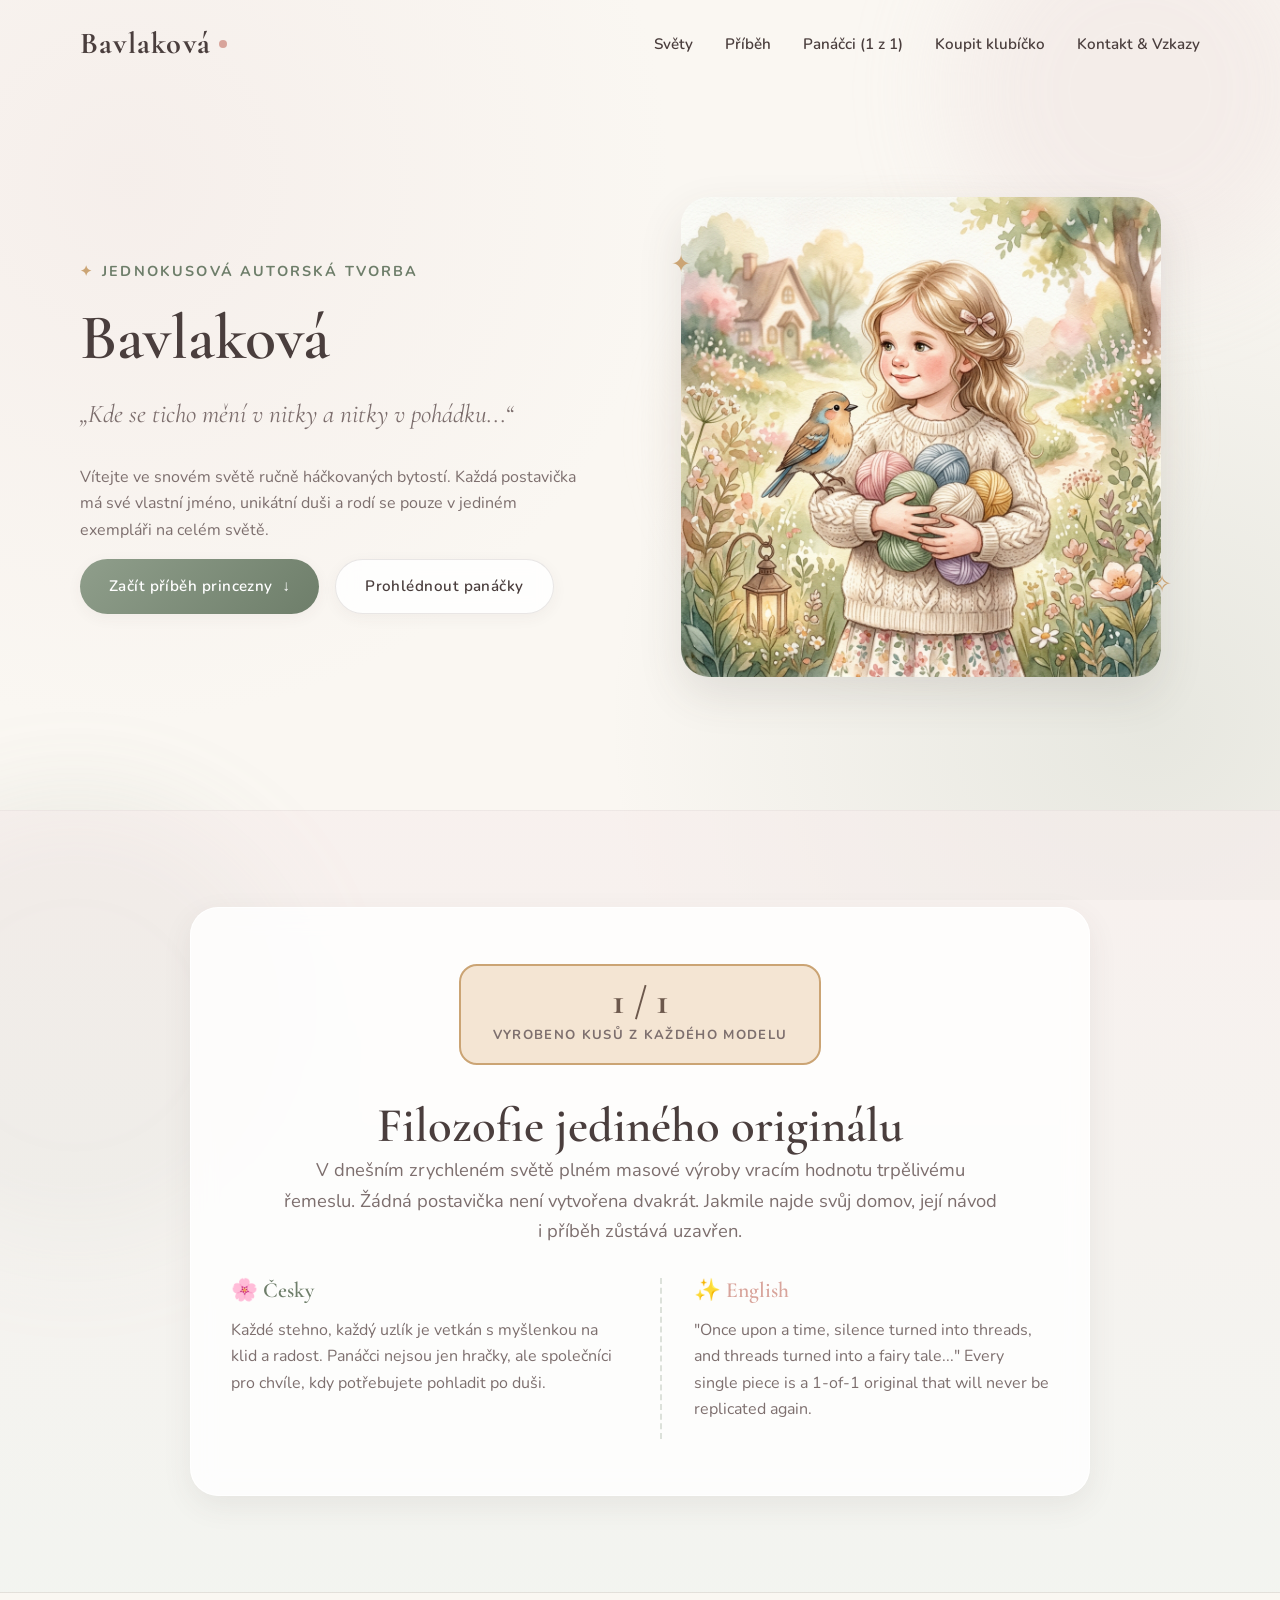
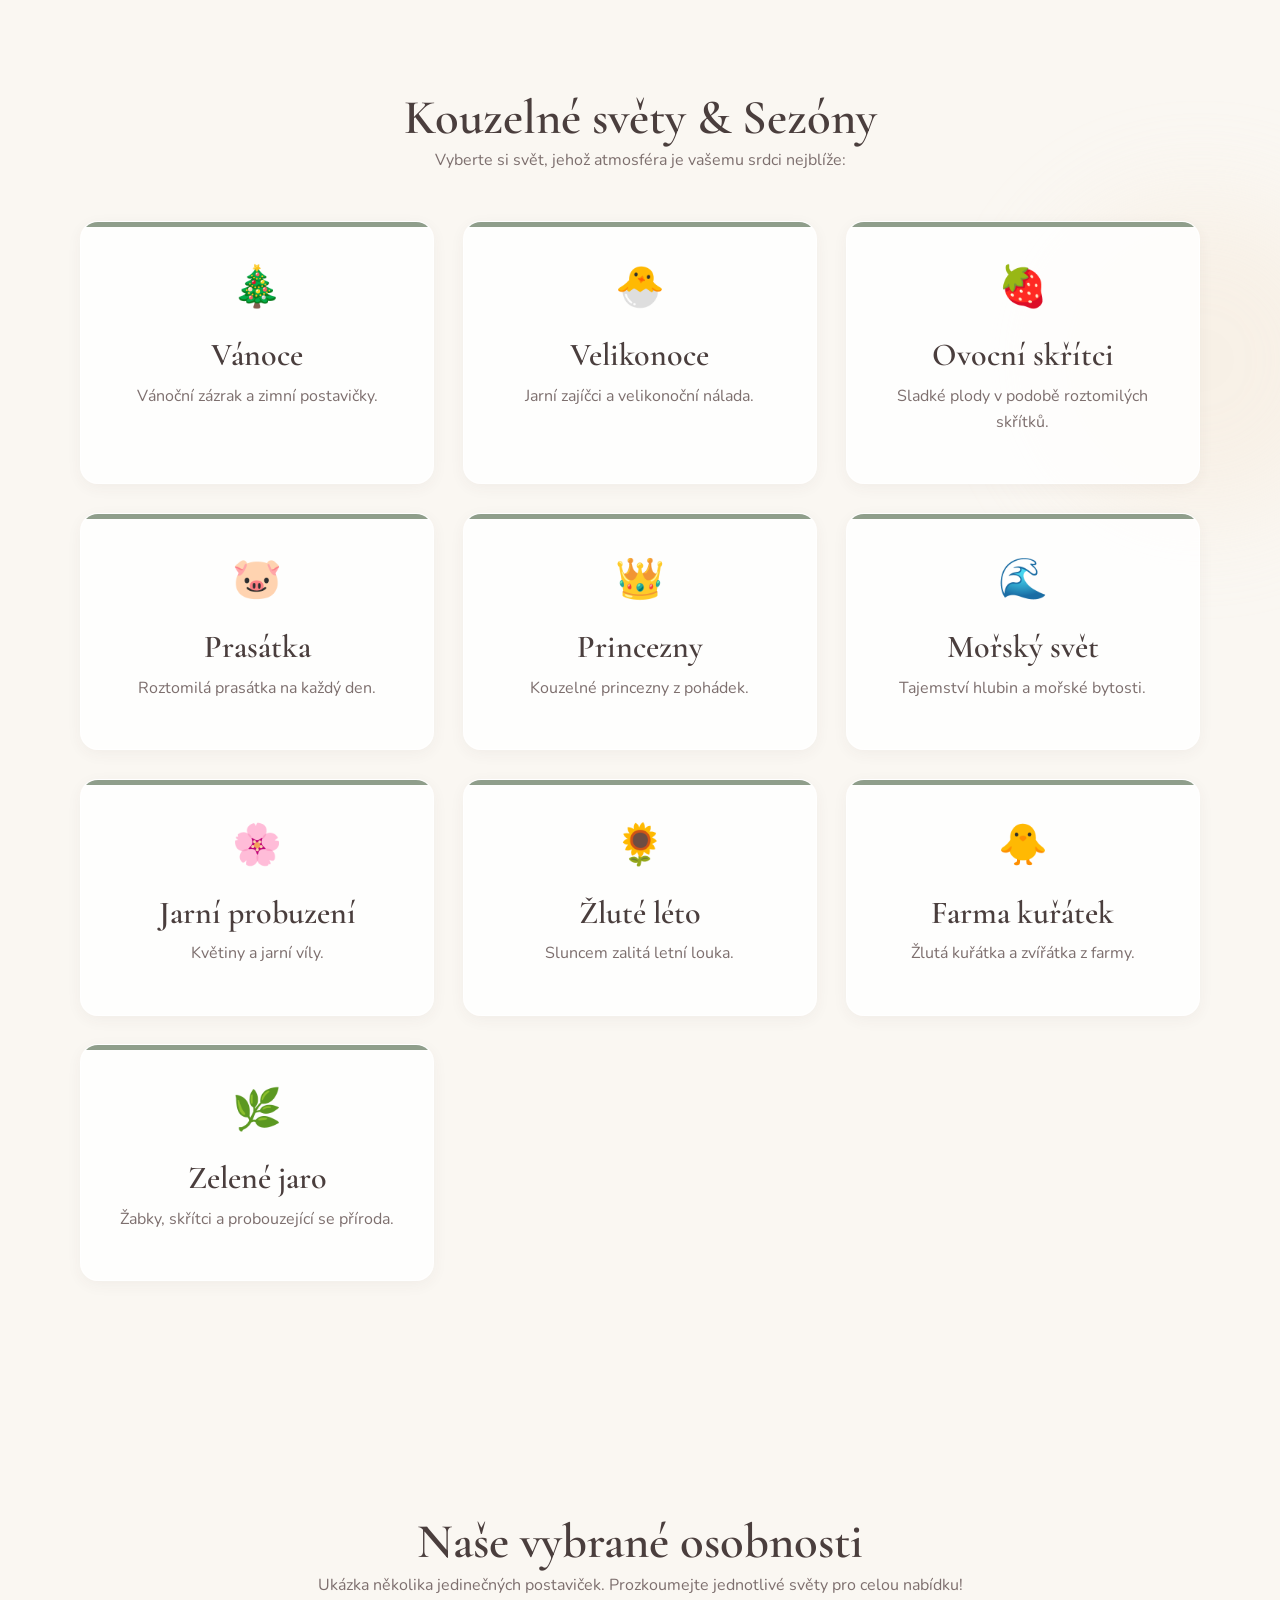
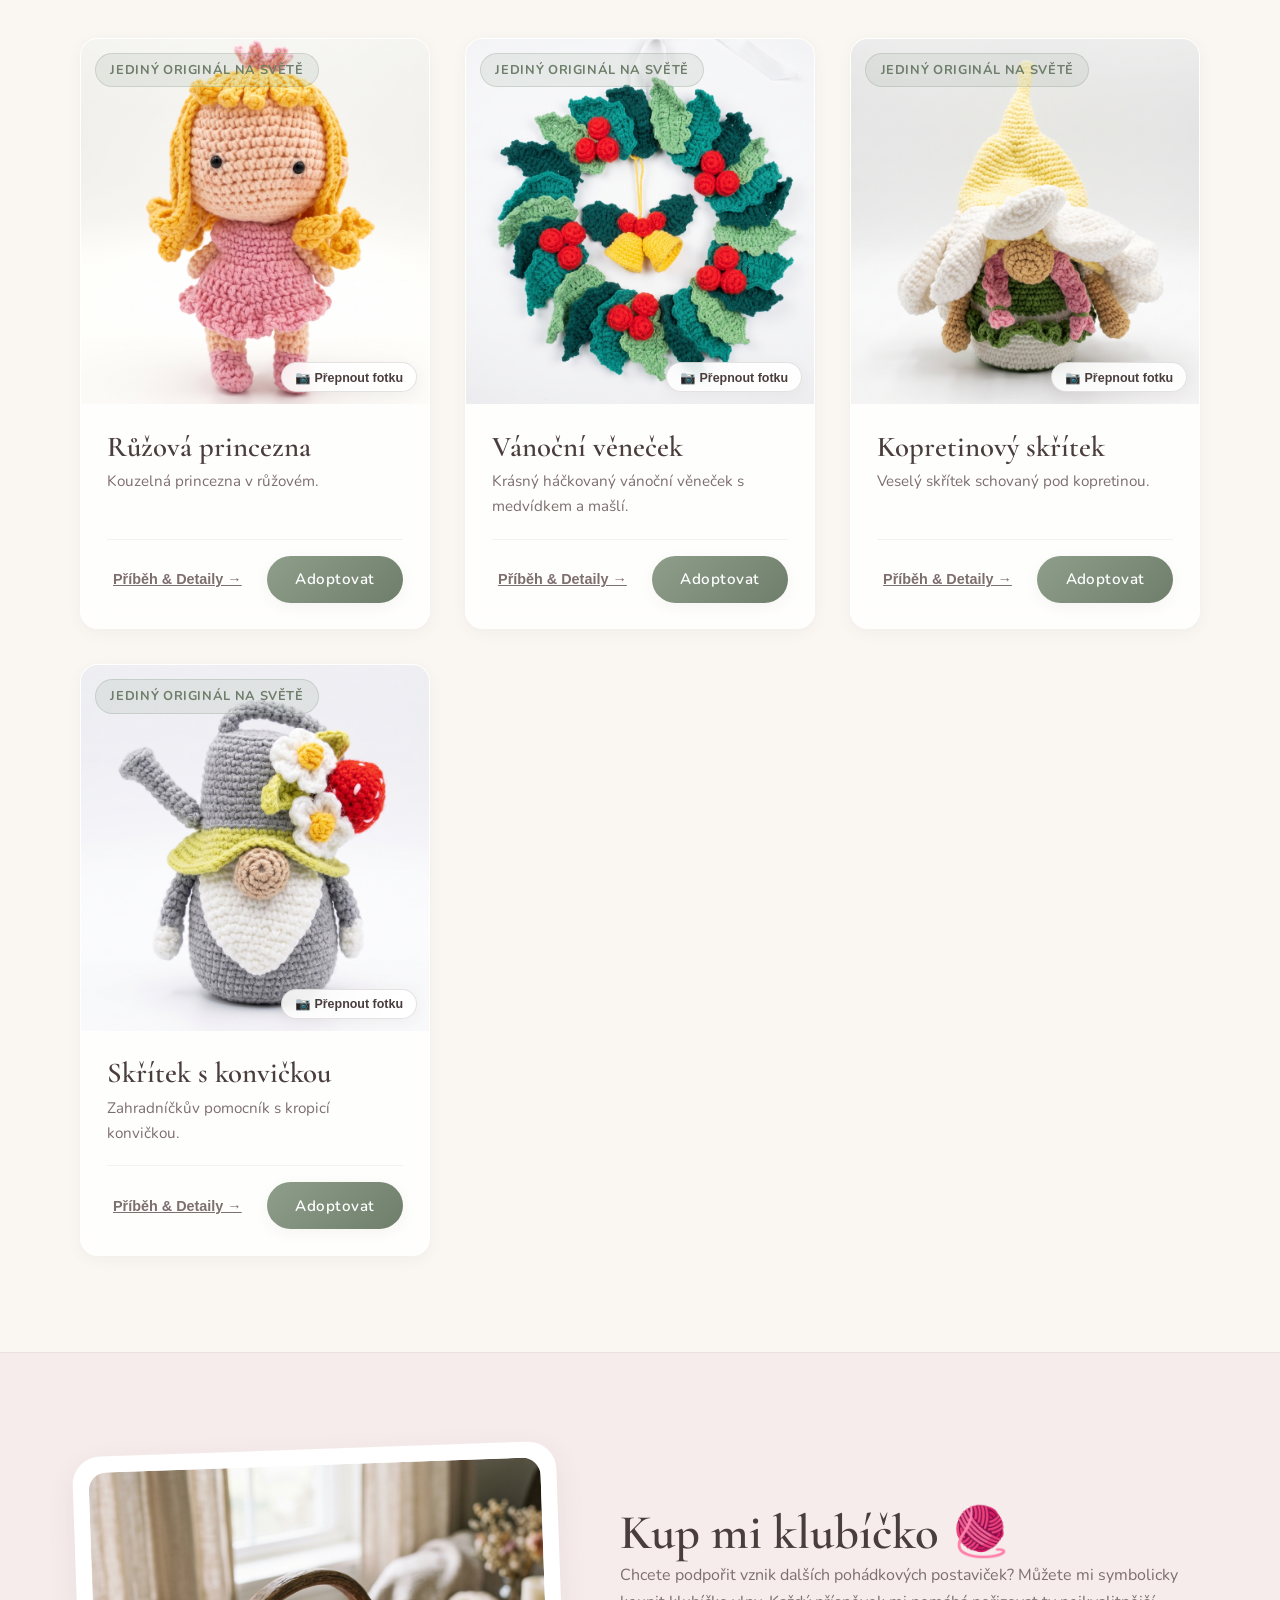
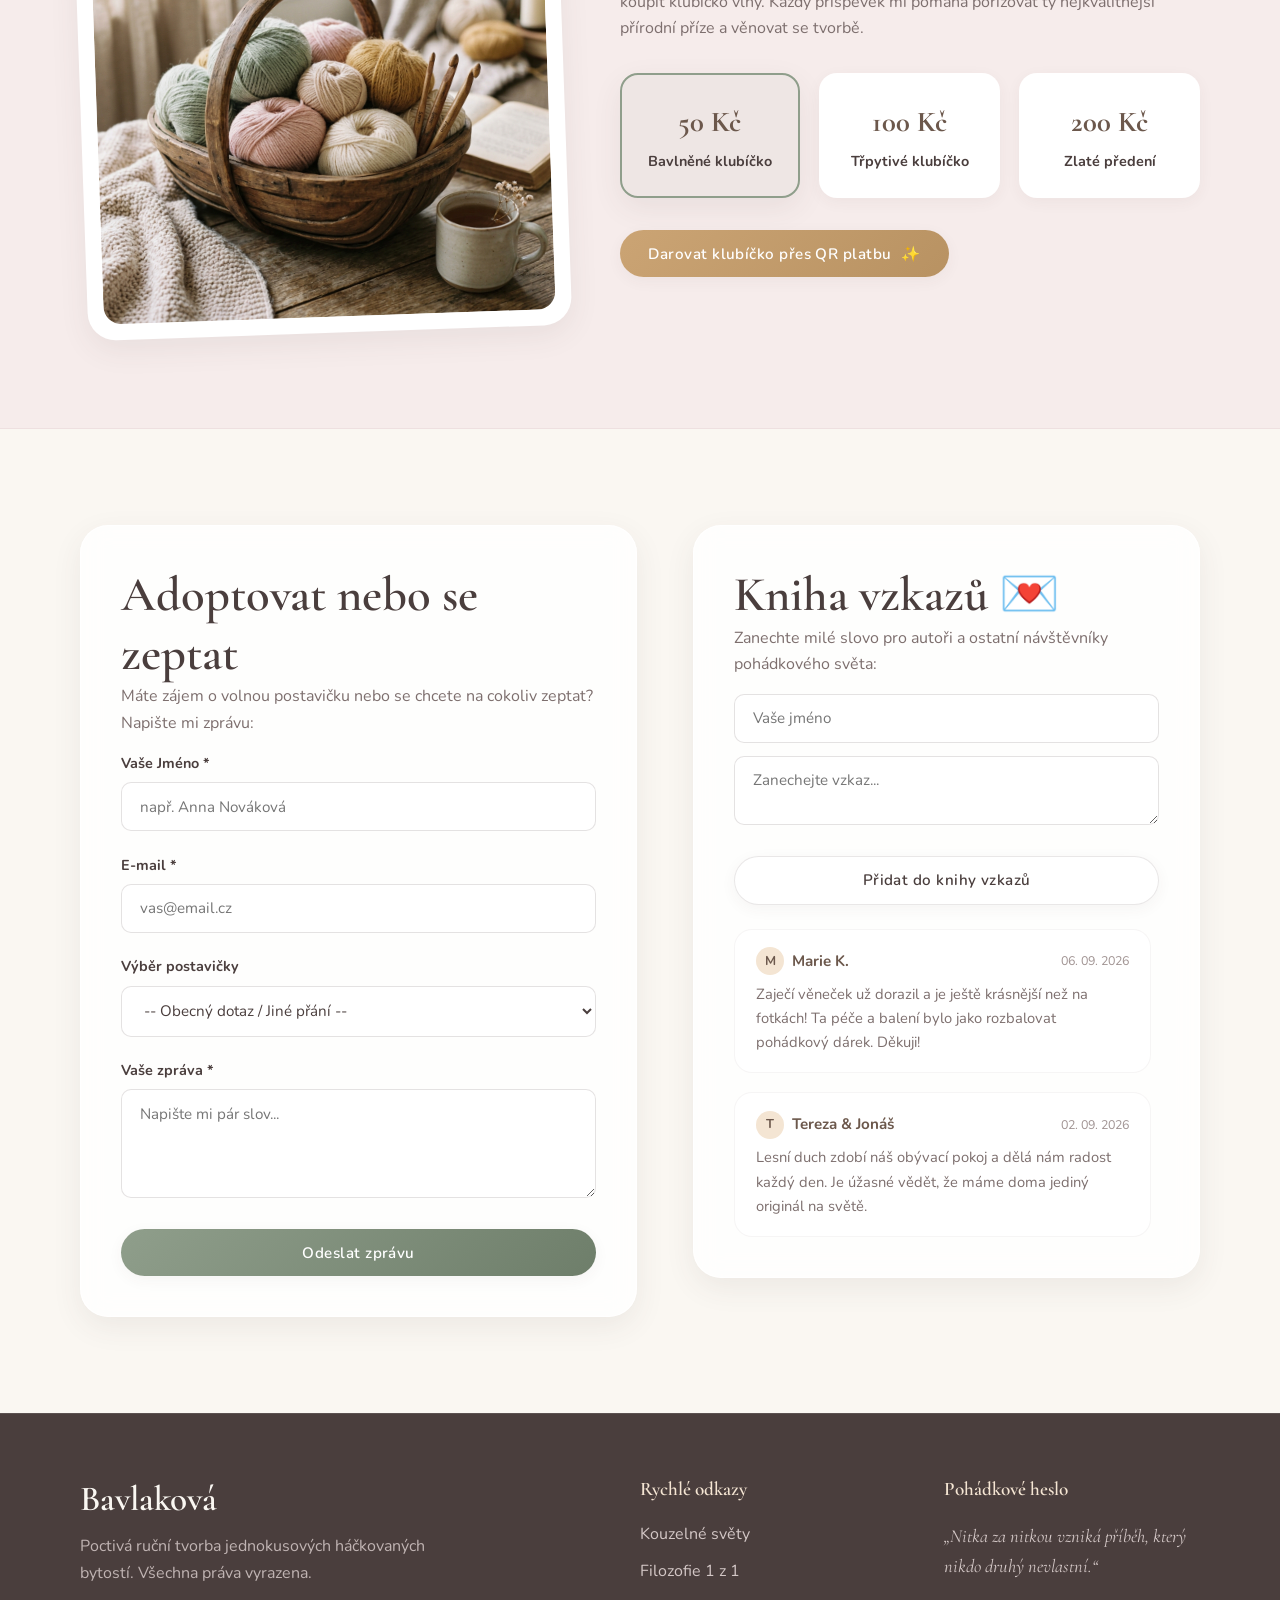
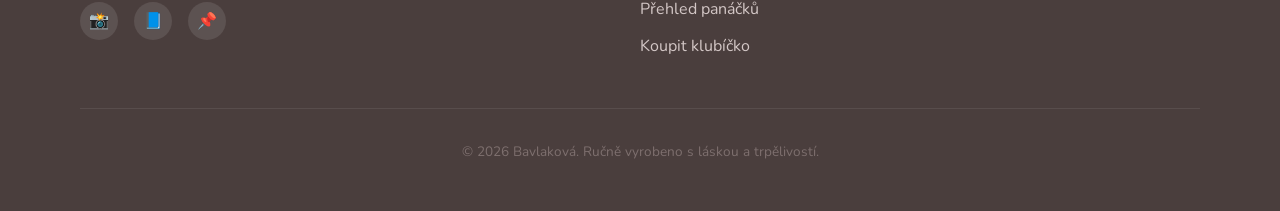
<file: index.html>
<!DOCTYPE html>
<html lang="cs">
<head>
  <meta charset="UTF-8">
  <meta name="viewport" content="width=device-width, initial-scale=1.0">
  <title>Bavlaková – Ručně háčkované postavičky (1 z 1 originály)</title>
  <meta name="description" content="Kde se ticho mění v nitky a nitky v pohádku... Unikátní ručně háčkované jednokusové postavičky plné příběhů a lásky od Bavlakové.">
  
  <!-- Favicon placeholder -->
  <link rel="icon" href="data:image/svg+xml,<svg xmlns=%22http://www.w3.org/2000/svg%22 viewBox=%220 0 100 100%22><text y=%22.9em%22 font-size=%2290%22>🧸</text></svg>">

  <!-- Main Stylesheet -->
  <link rel="stylesheet" href="styles.css">
</head>
<body data-page="home">

  <!-- Ambient background lighting elements -->
  <div class="ambient-bubble bubble-1"></div>
  <div class="ambient-bubble bubble-2"></div>
  <div class="ambient-bubble bubble-3"></div>

  <!-- 1. HEADER & NAVIGATION -->
  <header class="site-header" id="site-header">
    <div class="container header-container">
      <a href="#hero" class="logo" id="header-logo">
        Bavlaková<span class="logo-dot"></span>
      </a>

      <nav>
        <ul class="nav-menu" id="nav-menu">
          <li><a href="#svety" class="nav-link">Světy</a></li>
          <li><a href="#filozofie" class="nav-link">Příběh</a></li>
          <li><a href="#panacci" class="nav-link">Panáčci (1 z 1)</a></li>
          <li><a href="#klubicko" class="nav-link">Koupit klubíčko</a></li>
          <li><a href="#kontakt" class="nav-link">Kontakt & Vzkazy</a></li>
        </ul>
      </nav>

      <button class="mobile-toggle" id="mobile-toggle" aria-label="Otevřít menu">
        ☰
      </button>
    </div>
  </header>

  <main>
    <!-- 2. HERO SECTION (Kouzelný úvod) -->
    <section class="hero-section" id="hero">
      <div class="container hero-grid">
        <div class="hero-text-content">
          <div class="hero-subtag">Jednokusová autorská tvorba</div>
          <h1 class="hero-title">Bavlaková</h1>
          <p class="hero-subtitle">„Kde se ticho mění v nitky a nitky v pohádku...“</p>
          <p>
            Vítejte ve snovém světě ručně háčkovaných bytostí. Každá postavička má své vlastní jméno, unikátní duši a rodí se pouze v jediném exempláři na celém světě.
          </p>
          <div class="hero-buttons">
            <a href="#svety" class="btn btn-primary" id="hero-btn-start">
              <span>Začít příběh princezny</span>
              <span>↓</span>
            </a>
            <a href="#panacci" class="btn btn-secondary" id="hero-btn-explore">
              Prohlédnout panáčky
            </a>
          </div>
        </div>

        <div class="hero-image-wrapper">
          <div class="hero-glow-backdrop"></div>
          <span class="hero-sparkle sparkle-1">✦</span>
          <span class="hero-sparkle sparkle-2">✧</span>
          <img 
            src="images/story/hero-girl.png" 
            alt="Ilustrace holčičky s klubíčky a ptáčkem" 
            class="hero-img" 
            id="hero-img"
            onerror="this.onerror=null; this.src='images/hero-girl.png'"
          >
        </div>
      </div>
    </section>

    <!-- 3. SEKCE: FILOZOFIE JEDINEČNOSTI (1 z 1) -->
    <section class="philosophy-section section-spacing" id="filozofie">
      <div class="container">
        <div class="philosophy-card">
          <div class="counter-badge" id="originality-badge">
            <span class="counter-num">1 / 1</span>
            <span class="counter-label">Vyrobeno kusů z každého modelu</span>
          </div>

          <h2 class="font-heading">Filozofie jediného originálu</h2>
          <p style="font-size: 1.15rem; max-width: 720px; margin: 0 auto 2rem;">
            V dnešním zrychleném světě plném masové výroby vracím hodnotu trpělivému řemeslu. Žádná postavička není vytvořena dvakrát. Jakmile najde svůj domov, její návod i příběh zůstává uzavřen.
          </p>

          <div class="bilingual-story">
            <div class="story-block cs">
              <h4>🌸 Česky</h4>
              <p>
                Každé stehno, každý uzlík je vetkán s myšlenkou na klid a radost. Panáčci nejsou jen hračky, ale společníci pro chvíle, kdy potřebujete pohladit po duši.
              </p>
            </div>
            <div class="story-block en">
              <h4>✨ English</h4>
              <p>
                "Once upon a time, silence turned into threads, and threads turned into a fairy tale..." Every single piece is a 1-of-1 original that will never be replicated again.
              </p>
            </div>
          </div>
        </div>
      </div>
    </section>

    <!-- 4. ROZCESTNÍK SVĚTŮ (Kategorie / Sezóny) -->
    <section class="worlds-section section-spacing" id="svety">
      <div class="container">
        <div class="worlds-header text-center">
          <h2>Kouzelné světy & Sezóny</h2>
          <p>Vyberte si svět, jehož atmosféra je vašemu srdci nejblíže:</p>
        </div>

        <div class="worlds-grid" id="worlds-grid">
          <a href="chrismas.html" class="world-card" id="world-chrismas">
            <span class="world-icon">🎄</span>
            <h3 class="world-title">Vánoce</h3>
            <p>Vánoční zázrak a zimní postavičky.</p>
          </a>
          <a href="easter.html" class="world-card" id="world-easter">
            <span class="world-icon">🐣</span>
            <h3 class="world-title">Velikonoce</h3>
            <p>Jarní zajíčci a velikonoční nálada.</p>
          </a>
          <a href="fruit.html" class="world-card" id="world-fruit">
            <span class="world-icon">🍓</span>
            <h3 class="world-title">Ovocní skřítci</h3>
            <p>Sladké plody v podobě roztomilých skřítků.</p>
          </a>
          <a href="piigy.html" class="world-card" id="world-piigy">
            <span class="world-icon">🐷</span>
            <h3 class="world-title">Prasátka</h3>
            <p>Roztomilá prasátka na každý den.</p>
          </a>
          <a href="princess.html" class="world-card" id="world-princess">
            <span class="world-icon">👑</span>
            <h3 class="world-title">Princezny</h3>
            <p>Kouzelné princezny z pohádek.</p>
          </a>
          <a href="sea.html" class="world-card" id="world-sea">
            <span class="world-icon">🌊</span>
            <h3 class="world-title">Mořský svět</h3>
            <p>Tajemství hlubin a mořské bytosti.</p>
          </a>
          <a href="spring.html" class="world-card" id="world-spring">
            <span class="world-icon">🌸</span>
            <h3 class="world-title">Jarní probuzení</h3>
            <p>Květiny a jarní víly.</p>
          </a>
          <a href="yellow summer.html" class="world-card" id="world-yellow-summer">
            <span class="world-icon">🌻</span>
            <h3 class="world-title">Žluté léto</h3>
            <p>Sluncem zalitá letní louka.</p>
          </a>
          <a href="yellowchick.html" class="world-card" id="world-yellowchick">
            <span class="world-icon">🐥</span>
            <h3 class="world-title">Farma kuřátek</h3>
            <p>Žlutá kuřátka a zvířátka z farmy.</p>
          </a>
          <a href="zelenejaro.html" class="world-card" id="world-zelenejaro">
            <span class="world-icon">🌿</span>
            <h3 class="world-title">Zelené jaro</h3>
            <p>Žabky, skřítci a probouzející se příroda.</p>
          </a>
        </div>
      </div>
    </section>

    <!-- 5. INTERAKTIVNÍ MŘÍŽKA PRODUKTŮ (Grid panáčků) -->
    <section class="products-section section-spacing" id="panacci">
      <div class="container">
        <div class="products-header text-center">
          <h2 id="products-heading">Naše vybrané osobnosti</h2>
          <p id="products-subheading">Ukázka několika jedinečných postaviček. Prozkoumejte jednotlivé světy pro celou nabídku!</p>
        </div>

        <div class="products-grid" id="products-grid">
          <!-- Dynamic cards injected via JavaScript -->
        </div>
      </div>
    </section>

    <!-- 6. SEKCE: "KUP MI KLUBÍČKO" (Mikropodpora tvorby) -->
    <section class="donation-section section-spacing" id="klubicko">
      <div class="container">
        <div class="donation-grid">
          <div class="donation-image-card">
            <img 
              src="images/story/klubicka.png" 
              alt="Klubíčka pro podpoření tvorby" 
              class="donation-img"
              id="donation-img"
              onerror="this.onerror=null; this.src='images/klubicka.png'"
            >
          </div>

          <div class="donation-content">
            <h2>Kup mi klubíčko 🧶</h2>
            <p>
              Chcete podpořit vznik dalších pohádkových postaviček? Můžete mi symbolicky koupit klubíčko vlny. Každý příspěvek mi pomáhá pořizovat ty nejkvalitnější přírodní příze a věnovat se tvorbě.
            </p>

            <div class="donation-options">
              <div class="donation-tile selected" data-amount="50" id="tile-50">
                <div class="donation-price">50 Kč</div>
                <div class="donation-title">Bavlněné klubíčko</div>
              </div>

              <div class="donation-tile" data-amount="100" id="tile-100">
                <div class="donation-price">100 Kč</div>
                <div class="donation-title">Třpytivé klubíčko</div>
              </div>

              <div class="donation-tile" data-amount="200" id="tile-200">
                <div class="donation-price">200 Kč</div>
                <div class="donation-title">Zlaté předení</div>
              </div>
            </div>

            <button class="btn btn-gold" id="btn-donate">
              <span>Darovat klubíčko přes QR platbu</span>
              <span>✨</span>
            </button>
          </div>
        </div>
      </div>
    </section>

    <!-- 7. KONTAKT A KNIHA VZKAZŮ -->
    <section class="contact-section section-spacing" id="kontakt">
      <div class="container">
        <div class="contact-grid">

          <!-- ADOPTION / CONTACT FORM -->
          <div class="glass-form-card">
            <h2>Adoptovat nebo se zeptat</h2>
            <p>Máte zájem o volnou postavičku nebo se chcete na cokoliv zeptat? Napište mi zprávu:</p>

            <form id="contact-form">
              <div class="form-group">
                <label for="contact-name" class="form-label">Vaše Jméno *</label>
                <input type="text" id="contact-name" class="form-input" placeholder="např. Anna Nováková" required>
              </div>

              <div class="form-group">
                <label for="contact-email" class="form-label">E-mail *</label>
                <input type="email" id="contact-email" class="form-input" placeholder="vas@email.cz" required>
              </div>

              <div class="form-group">
                <label for="contact-character" class="form-label">Výběr postavičky</label>
                <select id="contact-character" class="form-select">
                  <option value="obecny">-- Obecný dotaz / Jiné přání --</option>
                  <option value="Vánoční věneček">Vánoční věneček (Volný originál)</option>
                  <option value="Pudinková holčička">Pudinková holčička (Volný originál)</option>
                  <option value="Malý sobík">Malý sobík (Volný originál)</option>
                  <option value="Sněhuláček">Sněhuláček (Volný originál)</option>
                  <option value="Zaječí věneček">Zaječí věneček (Volný originál)</option>
                  <option value="Bílý zajíček">Bílý zajíček (Volný originál)</option>
                  <option value="Jahůdkový skřítek">Jahůdkový skřítek (Volný originál)</option>
                  <option value="Skřítek s konvičkou">Skřítek s konvičkou (Volný originál)</option>
                  <option value="Malé prasátko">Malé prasátko (Volný originál)</option>
                  <option value="Prasátko baletka">Prasátko baletka (Volný originál)</option>
                  <option value="Princezna Mulan">Princezna Mulan (Volný originál)</option>
                  <option value="Lesní duch">Lesní duch (Volný originál)</option>
                  <option value="Konvalinková víla">Konvalinková víla (Volný originál)</option>
                  <option value="Růžový ptáček">Růžový ptáček (Volný originál)</option>
                  <option value="Včelí královnička">Včelí královnička (Volný originál)</option>
                  <option value="Kopretinový skřítek">Kopretinový skřítek (Volný originál)</option>
                  <option value="Maličký kopretinový skřítek">Maličký kopretinový skřítek (Volný originál)</option>
                  <option value="Malá žabka">Malá žabka (Volný originál)</option>
                  <option value="Mrkvičkový skřítek">Mrkvičkový skřítek (Volný originál)</option>
                  <option value="Žabák s muchomůrkou">Žabák s muchomůrkou (Volný originál)</option>
                  <option value="Žabák u velké muchomůrky">Žabák u velké muchomůrky (Volný originál)</option>
                  <option value="Skřítek růžového kvítku">Skřítek růžového kvítku (Volný originál)</option>
                  <option value="Růžová muchomůrka">Růžová muchomůrka (Volný originál)</option>
                </select>
              </div>

              <div class="form-group">
                <label for="contact-message" class="form-label">Vaše zpráva *</label>
                <textarea id="contact-message" class="form-textarea" rows="4" placeholder="Napište mi pár slov..." required></textarea>
              </div>

              <button type="submit" class="btn btn-primary" id="btn-submit-contact" style="width: 100%;">
                Odeslat zprávu
              </button>
            </form>
          </div>

          <!-- GUESTBOOK (KNIHA VZKAZŮ) -->
          <div class="guestbook-card">
            <h2>Kniha vzkazů 💌</h2>
            <p>Zanechte milé slovo pro autoři a ostatní návštěvníky pohádkového světa:</p>

            <form id="guestbook-form" style="margin-bottom: 1.5rem;">
              <div class="form-group">
                <input type="text" id="gb-author" class="form-input" placeholder="Vaše jméno" required style="margin-bottom: 0.8rem;">
                <textarea id="gb-text" class="form-textarea" rows="2" placeholder="Zanechejte vzkaz..." required></textarea>
              </div>
              <button type="submit" class="btn btn-secondary" id="btn-submit-gb" style="width: 100%;">
                Přidat do knihy vzkazů
              </button>
            </form>

            <div class="comments-list" id="comments-list">
              <!-- Rendered comments -->
            </div>
          </div>

        </div>
      </div>
    </section>
  </main>

  <!-- 8. FOOTER -->
  <footer class="site-footer">
    <div class="container">
      <div class="footer-grid">
        <div class="footer-brand">
          <h3>Bavlaková</h3>
          <p>
            Poctivá ruční tvorba jednokusových háčkovaných bytostí. Všechna práva vyrazena.
          </p>
          <div class="social-links">
            <a href="#" class="social-icon" aria-label="Instagram">📸</a>
            <a href="#" class="social-icon" aria-label="Facebook">📘</a>
            <a href="#" class="social-icon" aria-label="Pinterest">📌</a>
          </div>
        </div>

        <div class="footer-links">
          <h4>Rychlé odkazy</h4>
          <ul class="footer-nav">
            <li><a href="#svety">Kouzelné světy</a></li>
            <li><a href="#filozofie">Filozofie 1 z 1</a></li>
            <li><a href="#panacci">Přehled panáčků</a></li>
            <li><a href="#klubicko">Koupit klubíčko</a></li>
          </ul>
        </div>

        <div class="footer-links">
          <h4>Pohádkové heslo</h4>
          <p style="font-family: var(--font-heading); font-style: italic; font-size: 1.15rem; color: #D3C7C6;">
            „Nitka za nitkou vzniká příběh, který nikdo druhý nevlastní.“
          </p>
        </div>
      </div>

      <div class="footer-bottom">
        <p>© <span id="current-year">2026</span> Bavlaková. Ručně vyrobeno s láskou a trpělivostí.</p>
      </div>
    </div>
  </footer>

  <!-- MODAL: DETAILED STORY VIEW -->
  <div class="modal-overlay" id="story-modal" aria-hidden="true">
    <div class="modal-content">
      <button class="modal-close" id="modal-close-story">✕</button>
      <div id="modal-story-body">
        <!-- Injected story details -->
      </div>
    </div>
  </div>

  <!-- MODAL: QR PAYMENT DONATION -->
  <div class="modal-overlay" id="qr-modal" aria-hidden="true">
    <div class="modal-content text-center">
      <button class="modal-close" id="modal-close-qr">✕</button>
      <h3 class="font-heading">Děkuji za podporu! 🧶</h3>
      <p id="qr-modal-desc">Podpora tvorby částkou <strong id="qr-amount-text">50 Kč</strong></p>
      
      <div class="qr-container">
        <div class="qr-placeholder">
          <!-- Simple simulated QR SVG -->
          <svg width="150" height="150" viewBox="0 0 100 100" fill="#4A3E3D">
            <rect width="100" height="100" fill="#FFFFFF"/>
            <path d="M10 10h30v30h-30zM15 15v20h20v-20zM22 22h6v6h-6zM60 10h30v30h-30zM65 15v20h20v-20zM72 22h6v6h-6zM10 60h30v30h-30zM15 65v20h20v-20zM22 72h6v6h-6zM50 50h10v10h-10zM70 50h20v10h-20zM50 70h15v20h-15zM75 75h15v15h-15z"/>
          </svg>
        </div>
        <p style="font-size: 0.85rem; color: var(--text-muted);">Naskenujte ve své bankovní aplikaci</p>
      </div>

      <button class="btn btn-primary" id="btn-qr-confirm">
        Mám zaplaceno, děkuji! ❤️
      </button>
    </div>
  </div>

  <!-- Main JavaScript File -->
  <script src="app.js"></script>
</body>
</html>
</file>
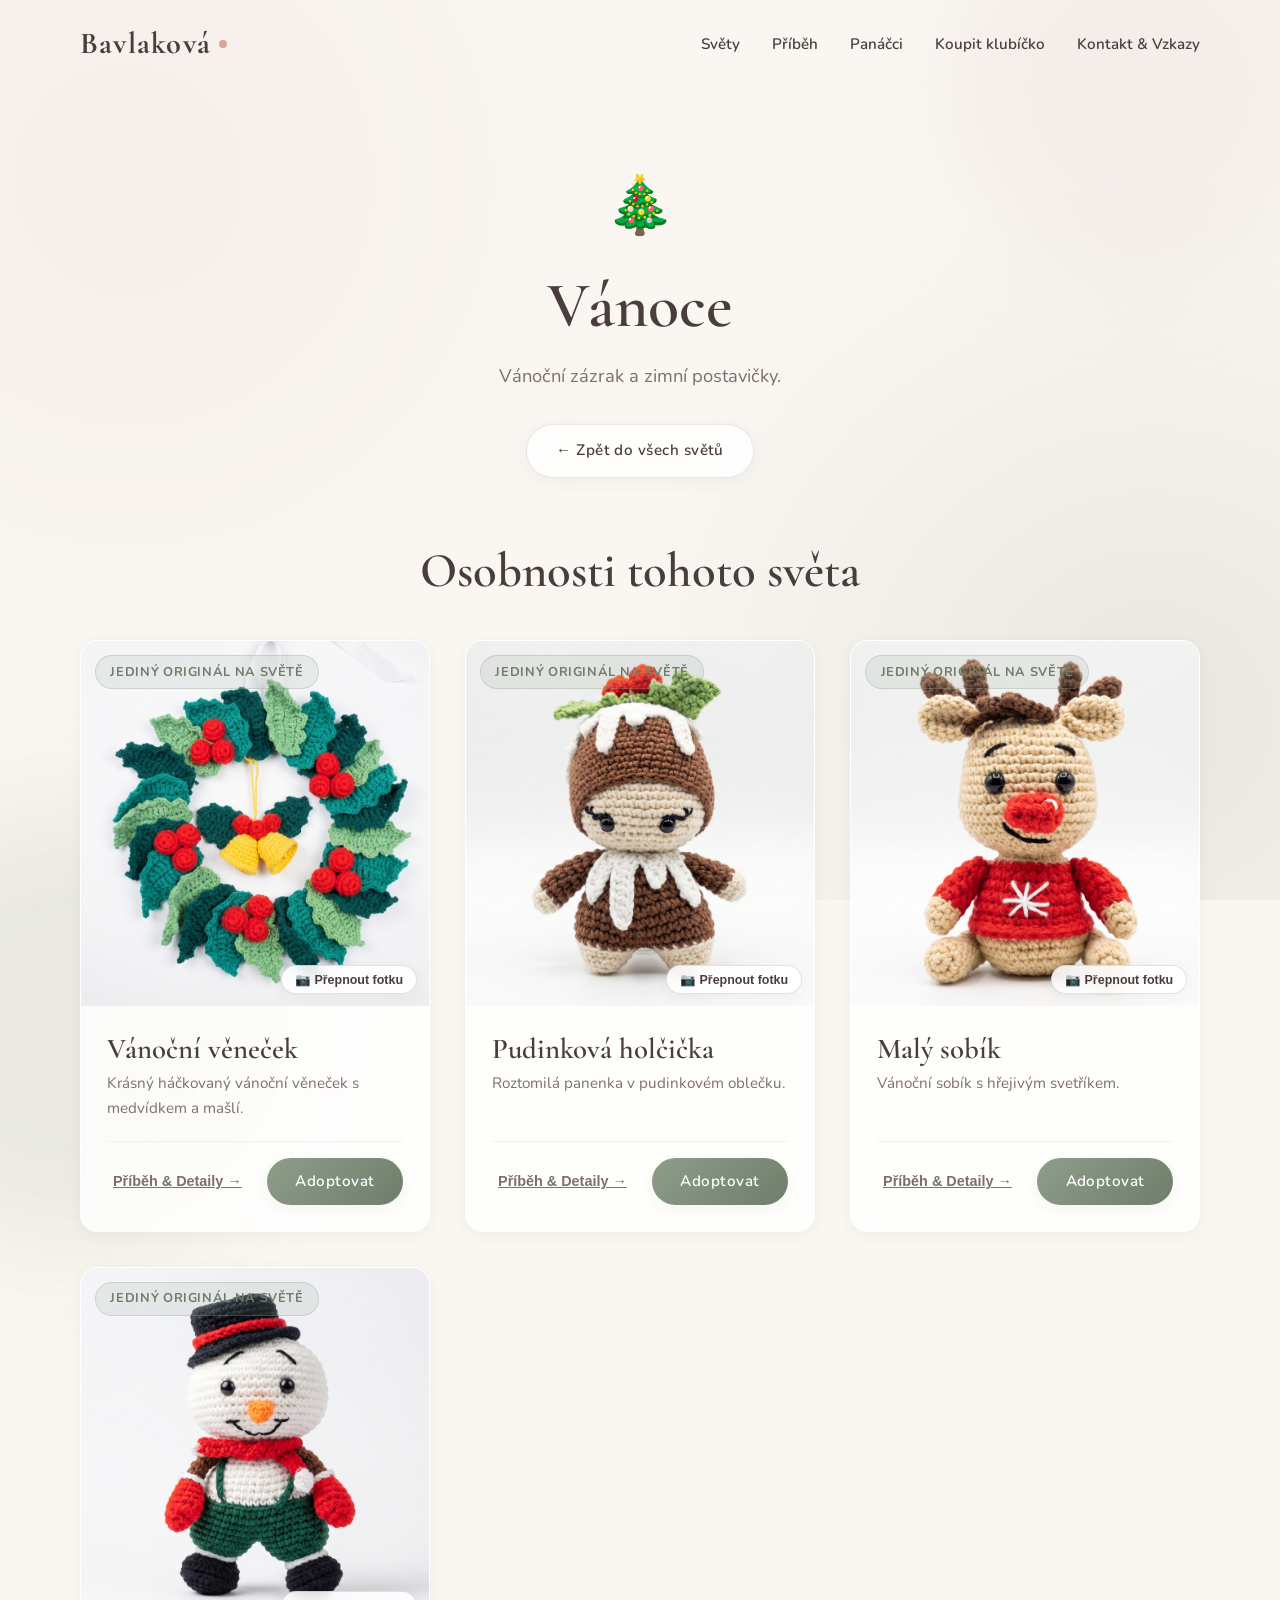
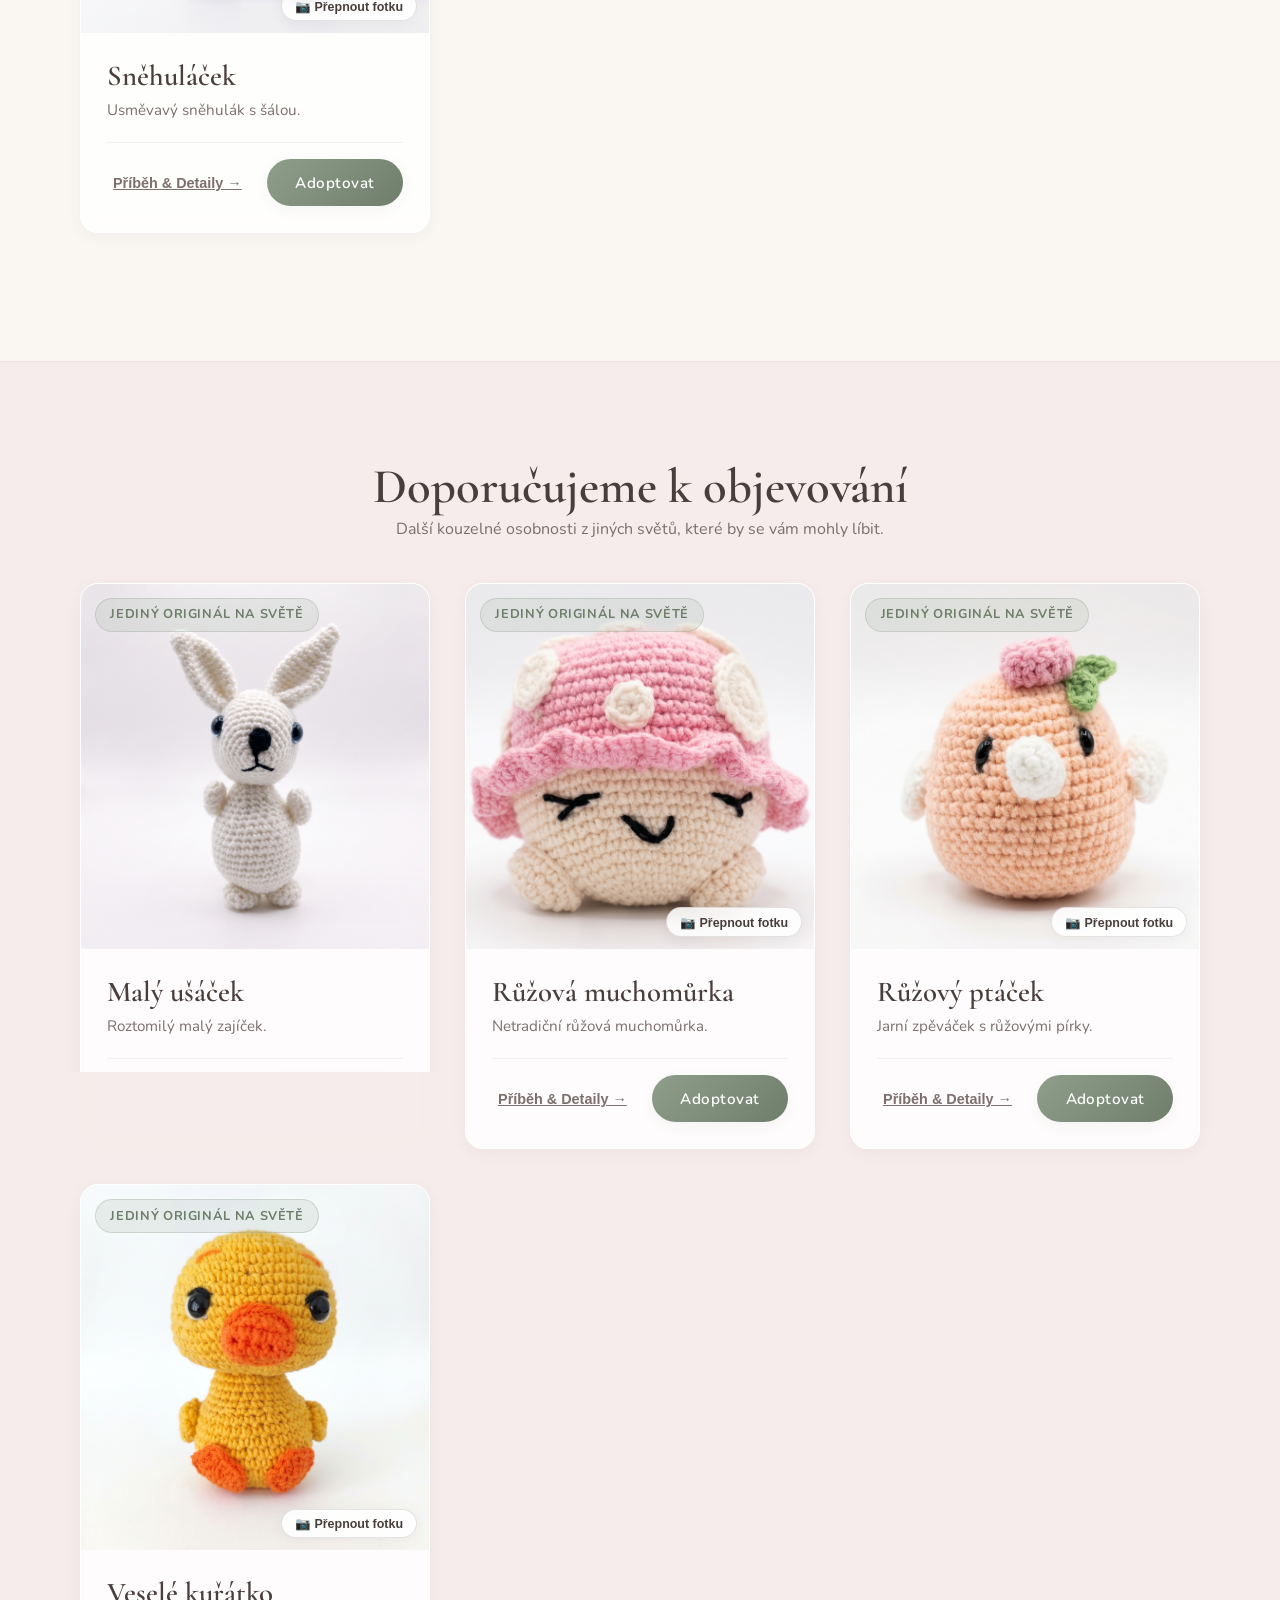
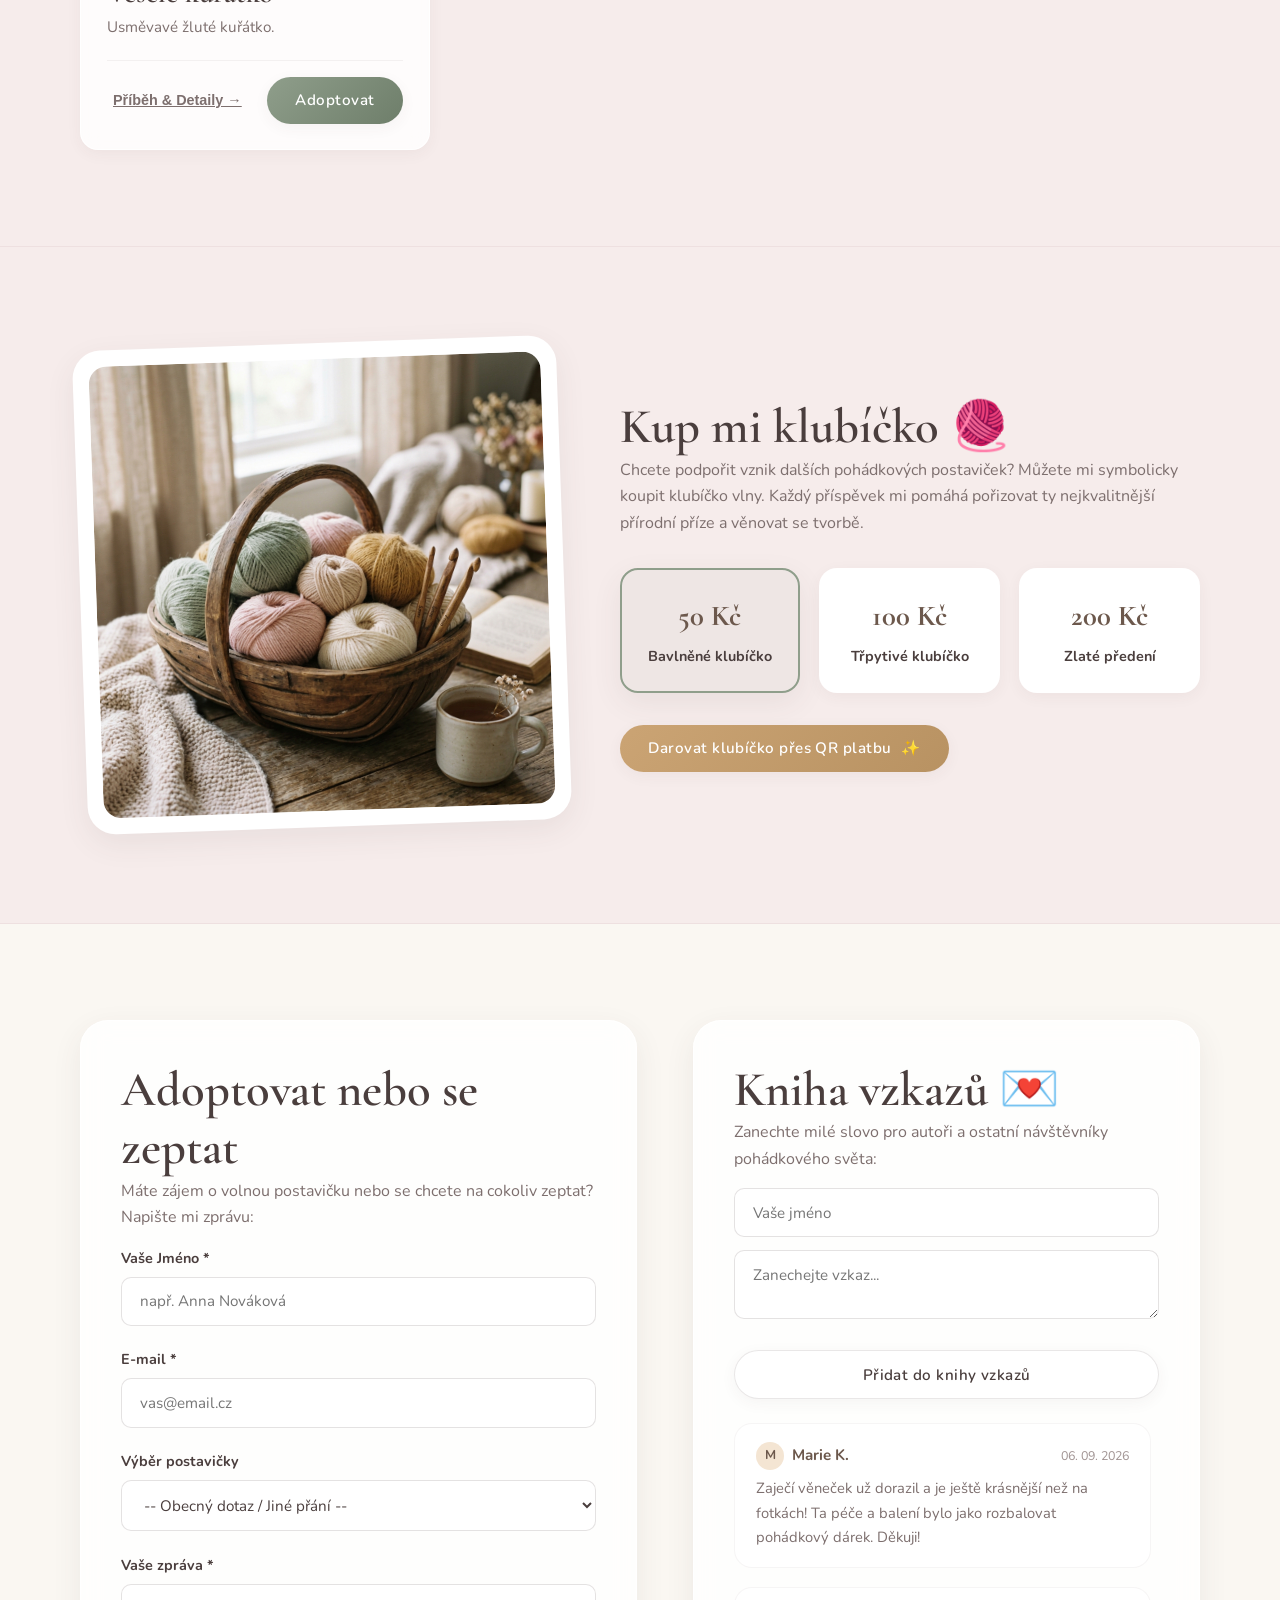
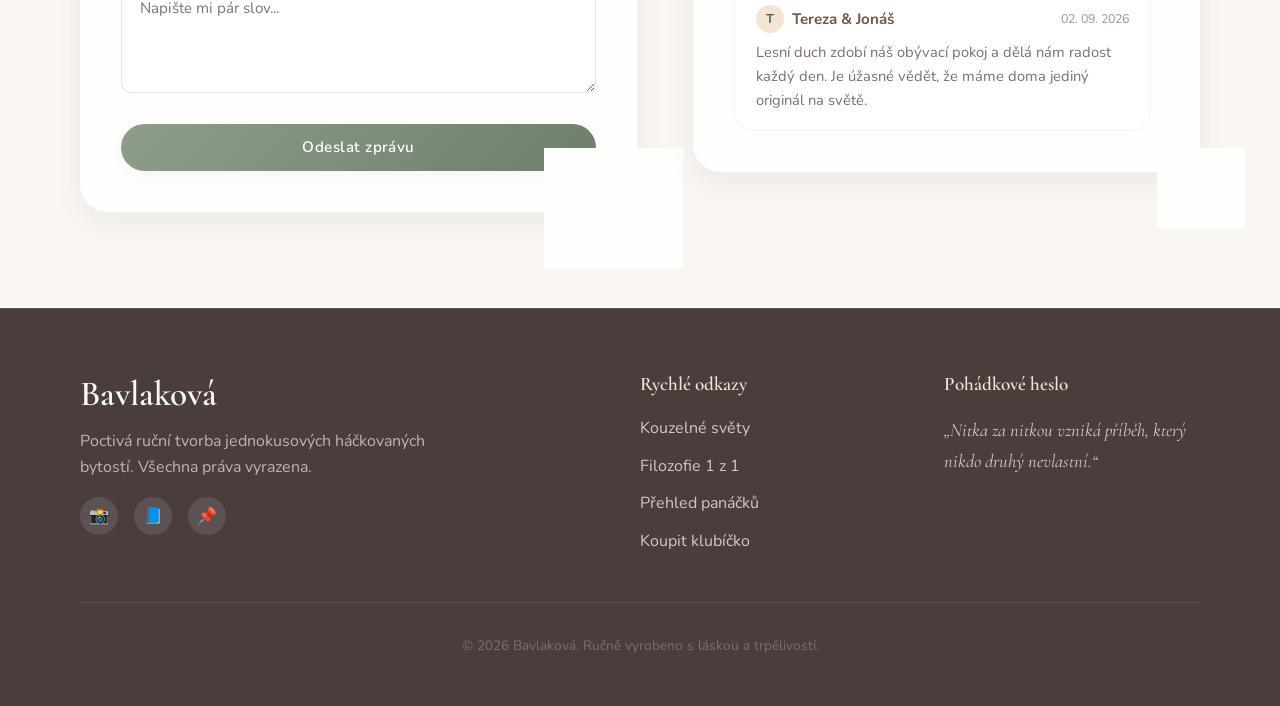
<file: chrismas.html>
<!DOCTYPE html>
<html lang="cs">
<head>
  <meta charset="UTF-8">
  <meta name="viewport" content="width=device-width, initial-scale=1.0">
  <title>Vánoce – Bavlaková</title>
  <link rel="icon" href="data:image/svg+xml,<svg xmlns=%22http://www.w3.org/2000/svg%22 viewBox=%220 0 100 100%22><text y=%22.9em%22 font-size=%2290%22>🎄</text></svg>">
  <link rel="stylesheet" href="styles.css">
</head>
<body data-page="chrismas">

  <div class="ambient-bubble bubble-1"></div>
  <div class="ambient-bubble bubble-2"></div>

  <header class="site-header" id="site-header">
    <div class="container header-container">
      <a href="index.html" class="logo" id="header-logo">
        Bavlaková<span class="logo-dot"></span>
      </a>
      <nav>
        <ul class="nav-menu" id="nav-menu">
          <li><a href="index.html#svety" class="nav-link">Světy</a></li>
          <li><a href="index.html#filozofie" class="nav-link">Příběh</a></li>
          <li><a href="#panacci" class="nav-link">Panáčci</a></li>
          <li><a href="#klubicko" class="nav-link">Koupit klubíčko</a></li>
          <li><a href="#kontakt" class="nav-link">Kontakt & Vzkazy</a></li>
        </ul>
      </nav>
      <button class="mobile-toggle" id="mobile-toggle" aria-label="Otevřít menu">☰</button>
    </div>
  </header>

  <main>
    <section class="worlds-section section-spacing" style="padding-bottom: 2rem; padding-top: 10rem;">
      <div class="container text-center">
        <span class="world-icon" style="font-size: 3.5rem; display:block; margin-bottom:1rem;">🎄</span>
        <h1 style="font-family: var(--font-heading); margin-bottom: 1rem;">Vánoce</h1>
        <p style="font-size: 1.15rem; color: var(--text-muted); max-width: 600px; margin: 0 auto;">Vánoční zázrak a zimní postavičky.</p>
        <a href="index.html#svety" class="btn btn-secondary" style="margin-top: 2rem;">← Zpět do všech světů</a>
      </div>
    </section>

    <section class="products-section section-spacing" id="panacci" style="padding-top: 2rem;">
      <div class="container">
        <div class="products-header text-center">
          <h2 id="products-heading">Osobnosti tohoto světa</h2>
        </div>
        <div class="products-grid" id="products-grid"></div>
      </div>
    </section>

    <section class="products-section section-spacing" style="background: var(--bg-soft-rose); margin-top: 2rem; border-top: 1px solid rgba(232, 213, 213, 0.5);">
      <div class="container">
        <div class="products-header text-center">
          <h2 class="font-heading">Doporučujeme k objevování</h2>
          <p>Další kouzelné osobnosti z jiných světů, které by se vám mohly líbit.</p>
        </div>
        <div class="products-grid" id="recommended-grid"></div>
      </div>
    </section>

<!-- 6. SEKCE: "KUP MI KLUBÍČKO" (Mikropodpora tvorby) -->
    <section class="donation-section section-spacing" id="klubicko">
      <div class="container">
        <div class="donation-grid">
          <div class="donation-image-card">
            <img 
              src="images/story/klubicka.png" 
              alt="Klubíčka pro podpoření tvorby" 
              class="donation-img"
              id="donation-img"
              onerror="this.onerror=null; this.src='images/klubicka.png'"
            >
          </div>

          <div class="donation-content">
            <h2>Kup mi klubíčko 🧶</h2>
            <p>
              Chcete podpořit vznik dalších pohádkových postaviček? Můžete mi symbolicky koupit klubíčko vlny. Každý příspěvek mi pomáhá pořizovat ty nejkvalitnější přírodní příze a věnovat se tvorbě.
            </p>

            <div class="donation-options">
              <div class="donation-tile selected" data-amount="50" id="tile-50">
                <div class="donation-price">50 Kč</div>
                <div class="donation-title">Bavlněné klubíčko</div>
              </div>

              <div class="donation-tile" data-amount="100" id="tile-100">
                <div class="donation-price">100 Kč</div>
                <div class="donation-title">Třpytivé klubíčko</div>
              </div>

              <div class="donation-tile" data-amount="200" id="tile-200">
                <div class="donation-price">200 Kč</div>
                <div class="donation-title">Zlaté předení</div>
              </div>
            </div>

            <button class="btn btn-gold" id="btn-donate">
              <span>Darovat klubíčko přes QR platbu</span>
              <span>✨</span>
            </button>
          </div>
        </div>
      </div>
    </section>

    <!-- 7. KONTAKT A KNIHA VZKAZŮ -->
    <section class="contact-section section-spacing" id="kontakt">
      <div class="container">
        <div class="contact-grid">

          <!-- ADOPTION / CONTACT FORM -->
          <div class="glass-form-card">
            <h2>Adoptovat nebo se zeptat</h2>
            <p>Máte zájem o volnou postavičku nebo se chcete na cokoliv zeptat? Napište mi zprávu:</p>

            <form id="contact-form">
              <div class="form-group">
                <label for="contact-name" class="form-label">Vaše Jméno *</label>
                <input type="text" id="contact-name" class="form-input" placeholder="např. Anna Nováková" required>
              </div>

              <div class="form-group">
                <label for="contact-email" class="form-label">E-mail *</label>
                <input type="email" id="contact-email" class="form-input" placeholder="vas@email.cz" required>
              </div>

              <div class="form-group">
                <label for="contact-character" class="form-label">Výběr postavičky</label>
                <select id="contact-character" class="form-select">
                  <option value="obecny">-- Obecný dotaz / Jiné přání --</option>
                  <option value="Vánoční věneček">Vánoční věneček (Volný originál)</option>
                  <option value="Pudinková holčička">Pudinková holčička (Volný originál)</option>
                  <option value="Malý sobík">Malý sobík (Volný originál)</option>
                  <option value="Sněhuláček">Sněhuláček (Volný originál)</option>
                  <option value="Zaječí věneček">Zaječí věneček (Volný originál)</option>
                  <option value="Bílý zajíček">Bílý zajíček (Volný originál)</option>
                  <option value="Jahůdkový skřítek">Jahůdkový skřítek (Volný originál)</option>
                  <option value="Skřítek s konvičkou">Skřítek s konvičkou (Volný originál)</option>
                  <option value="Malé prasátko">Malé prasátko (Volný originál)</option>
                  <option value="Prasátko baletka">Prasátko baletka (Volný originál)</option>
                  <option value="Princezna Mulan">Princezna Mulan (Volný originál)</option>
                  <option value="Lesní duch">Lesní duch (Volný originál)</option>
                  <option value="Konvalinková víla">Konvalinková víla (Volný originál)</option>
                  <option value="Růžový ptáček">Růžový ptáček (Volný originál)</option>
                  <option value="Včelí královnička">Včelí královnička (Volný originál)</option>
                  <option value="Kopretinový skřítek">Kopretinový skřítek (Volný originál)</option>
                  <option value="Maličký kopretinový skřítek">Maličký kopretinový skřítek (Volný originál)</option>
                  <option value="Malá žabka">Malá žabka (Volný originál)</option>
                  <option value="Mrkvičkový skřítek">Mrkvičkový skřítek (Volný originál)</option>
                  <option value="Žabák s muchomůrkou">Žabák s muchomůrkou (Volný originál)</option>
                  <option value="Žabák u velké muchomůrky">Žabák u velké muchomůrky (Volný originál)</option>
                  <option value="Skřítek růžového kvítku">Skřítek růžového kvítku (Volný originál)</option>
                  <option value="Růžová muchomůrka">Růžová muchomůrka (Volný originál)</option>
                </select>
              </div>

              <div class="form-group">
                <label for="contact-message" class="form-label">Vaše zpráva *</label>
                <textarea id="contact-message" class="form-textarea" rows="4" placeholder="Napište mi pár slov..." required></textarea>
              </div>

              <button type="submit" class="btn btn-primary" id="btn-submit-contact" style="width: 100%;">
                Odeslat zprávu
              </button>
            </form>
          </div>

          <!-- GUESTBOOK (KNIHA VZKAZŮ) -->
          <div class="guestbook-card">
            <h2>Kniha vzkazů 💌</h2>
            <p>Zanechte milé slovo pro autoři a ostatní návštěvníky pohádkového světa:</p>

            <form id="guestbook-form" style="margin-bottom: 1.5rem;">
              <div class="form-group">
                <input type="text" id="gb-author" class="form-input" placeholder="Vaše jméno" required style="margin-bottom: 0.8rem;">
                <textarea id="gb-text" class="form-textarea" rows="2" placeholder="Zanechejte vzkaz..." required></textarea>
              </div>
              <button type="submit" class="btn btn-secondary" id="btn-submit-gb" style="width: 100%;">
                Přidat do knihy vzkazů
              </button>
            </form>

            <div class="comments-list" id="comments-list">
              <!-- Rendered comments -->
            </div>
          </div>

        </div>
      </div>
    </section>
  </main>

  <!-- 8. FOOTER -->
  <footer class="site-footer">
    <div class="container">
      <div class="footer-grid">
        <div class="footer-brand">
          <h3>Bavlaková</h3>
          <p>
            Poctivá ruční tvorba jednokusových háčkovaných bytostí. Všechna práva vyrazena.
          </p>
          <div class="social-links">
            <a href="#" class="social-icon" aria-label="Instagram">📸</a>
            <a href="#" class="social-icon" aria-label="Facebook">📘</a>
            <a href="#" class="social-icon" aria-label="Pinterest">📌</a>
          </div>
        </div>

        <div class="footer-links">
          <h4>Rychlé odkazy</h4>
          <ul class="footer-nav">
            <li><a href="index.html#svety">Kouzelné světy</a></li>
            <li><a href="index.html#filozofie">Filozofie 1 z 1</a></li>
            <li><a href="index.html#panacci">Přehled panáčků</a></li>
            <li><a href="#klubicko">Koupit klubíčko</a></li>
          </ul>
        </div>

        <div class="footer-links">
          <h4>Pohádkové heslo</h4>
          <p style="font-family: var(--font-heading); font-style: italic; font-size: 1.15rem; color: #D3C7C6;">
            „Nitka za nitkou vzniká příběh, který nikdo druhý nevlastní.“
          </p>
        </div>
      </div>

      <div class="footer-bottom">
        <p>© <span id="current-year">2026</span> Bavlaková. Ručně vyrobeno s láskou a trpělivostí.</p>
      </div>
    </div>
  </footer>

  <!-- MODAL: DETAILED STORY VIEW -->
  <div class="modal-overlay" id="story-modal" aria-hidden="true">
    <div class="modal-content">
      <button class="modal-close" id="modal-close-story">✕</button>
      <div id="modal-story-body">
        <!-- Injected story details -->
      </div>
    </div>
  </div>

  <!-- MODAL: QR PAYMENT DONATION -->
  <div class="modal-overlay" id="qr-modal" aria-hidden="true">
    <div class="modal-content text-center">
      <button class="modal-close" id="modal-close-qr">✕</button>
      <h3 class="font-heading">Děkuji za podporu! 🧶</h3>
      <p id="qr-modal-desc">Podpora tvorby částkou <strong id="qr-amount-text">50 Kč</strong></p>
      
      <div class="qr-container">
        <div class="qr-placeholder">
          <!-- Simple simulated QR SVG -->
          <svg width="150" height="150" viewBox="0 0 100 100" fill="#4A3E3D">
            <rect width="100" height="100" fill="#FFFFFF"/>
            <path d="M10 10h30v30h-30zM15 15v20h20v-20zM22 22h6v6h-6zM60 10h30v30h-30zM65 15v20h20v-20zM72 22h6v6h-6zM10 60h30v30h-30zM15 65v20h20v-20zM22 72h6v6h-6zM50 50h10v10h-10zM70 50h20v10h-20zM50 70h15v20h-15zM75 75h15v15h-15z"/>
          </svg>
        </div>
        <p style="font-size: 0.85rem; color: var(--text-muted);">Naskenujte ve své bankovní aplikaci</p>
      </div>

      <button class="btn btn-primary" id="btn-qr-confirm">
        Mám zaplaceno, děkuji! ❤️
      </button>
    </div>
  </div>

  <!-- Main JavaScript File -->
  <script src="app.js"></script>
</body>
</html>
</file>
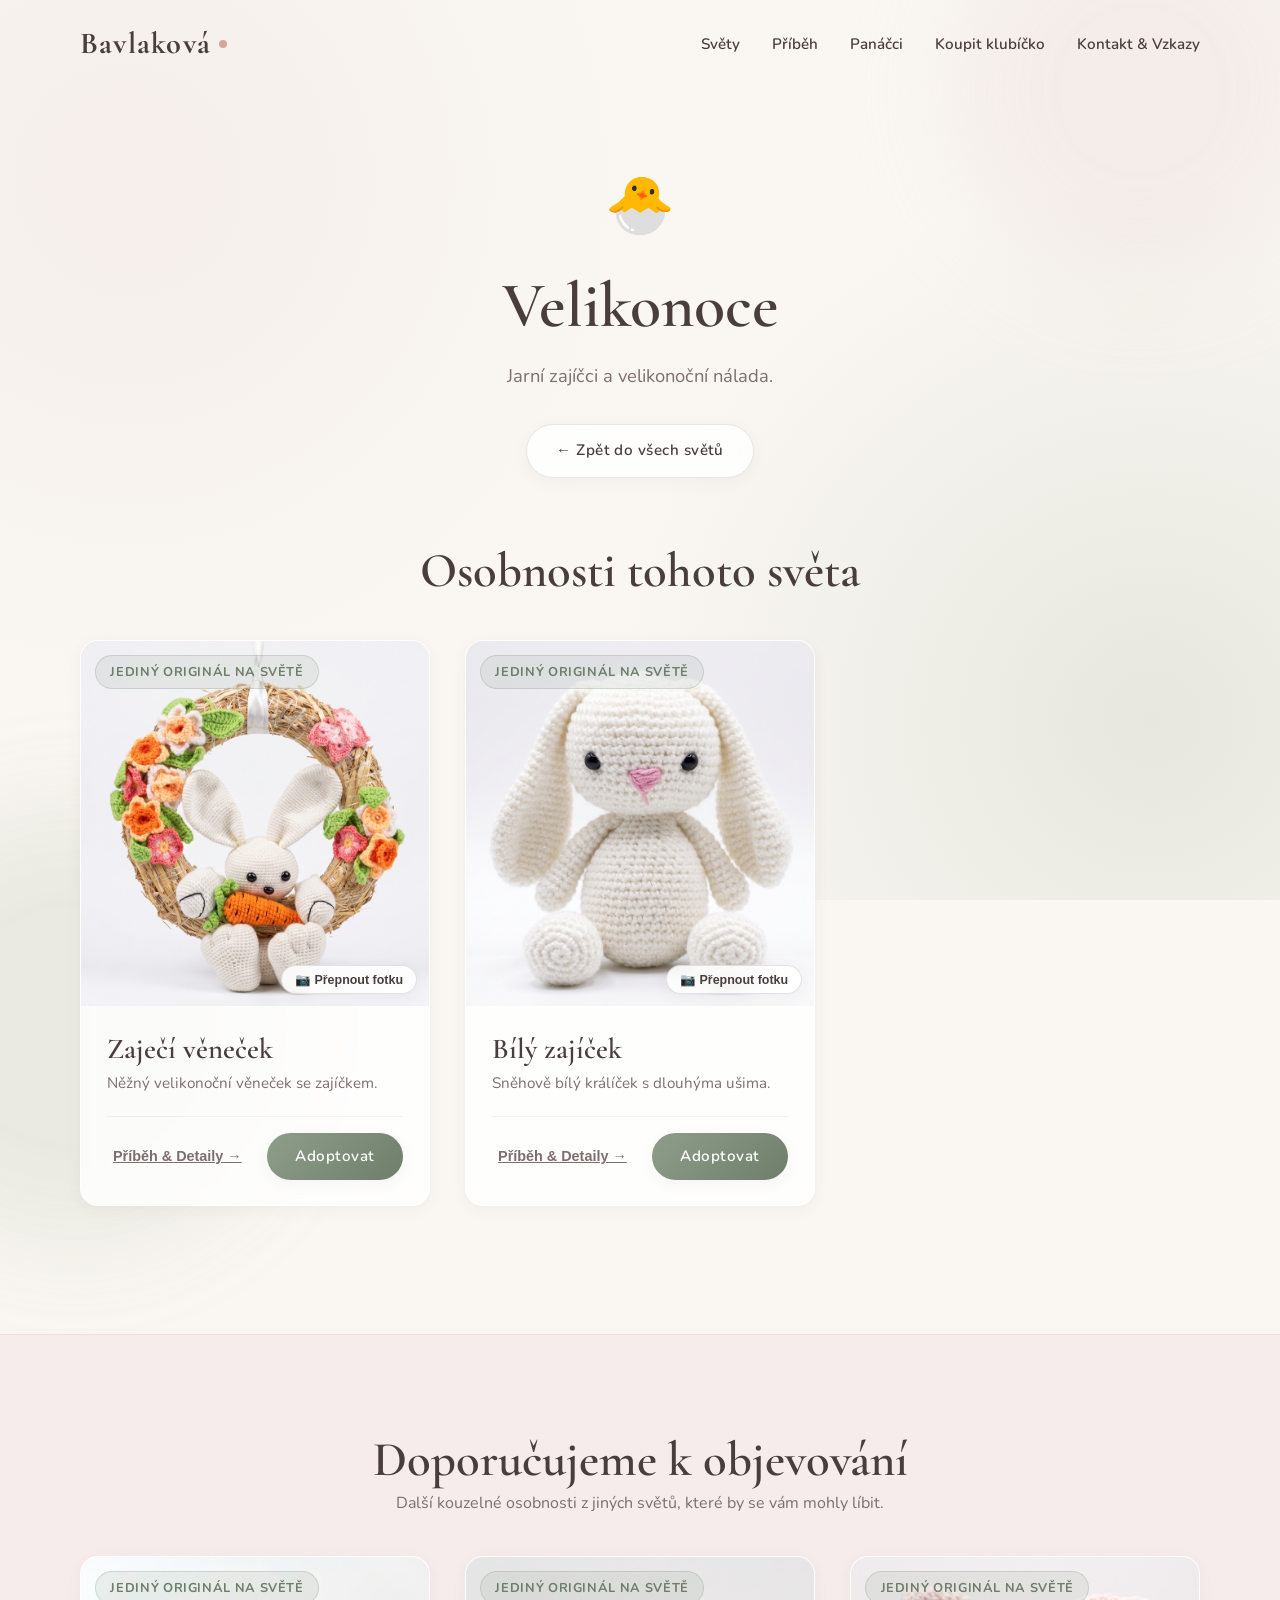
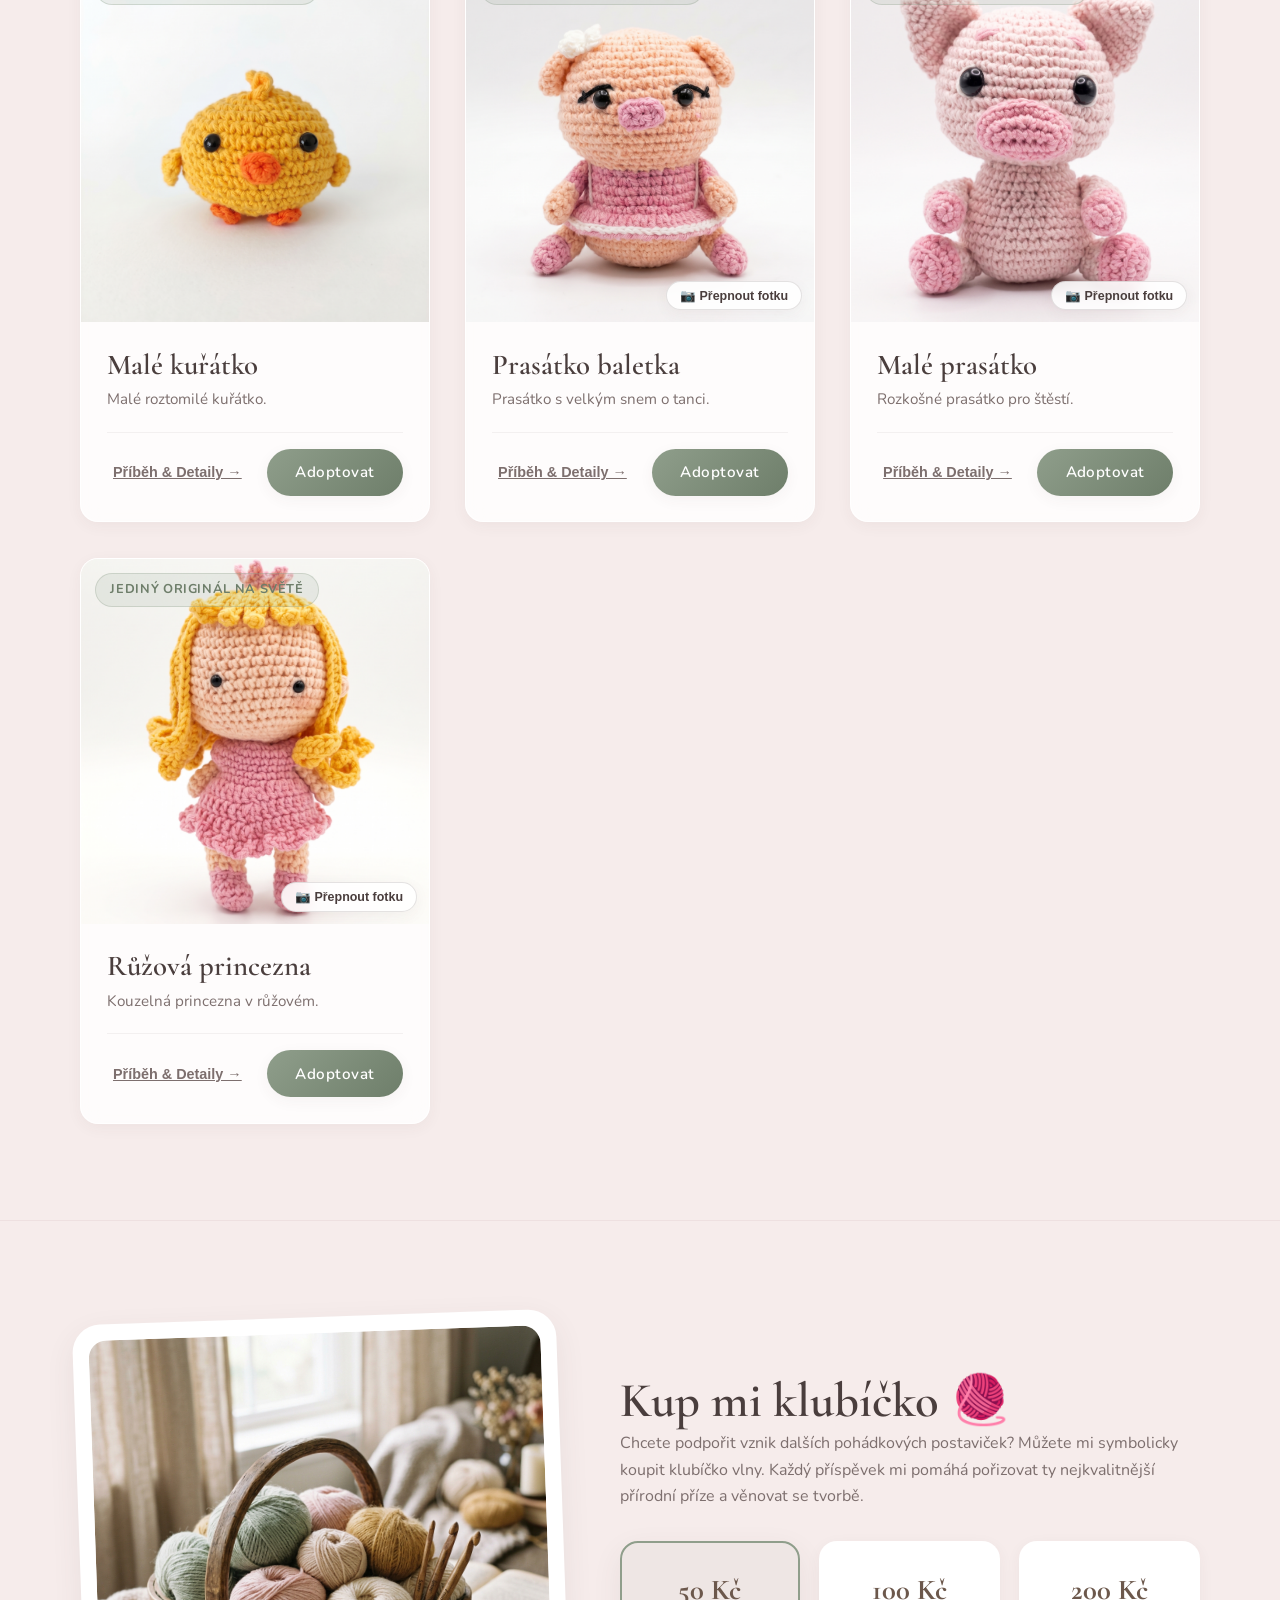
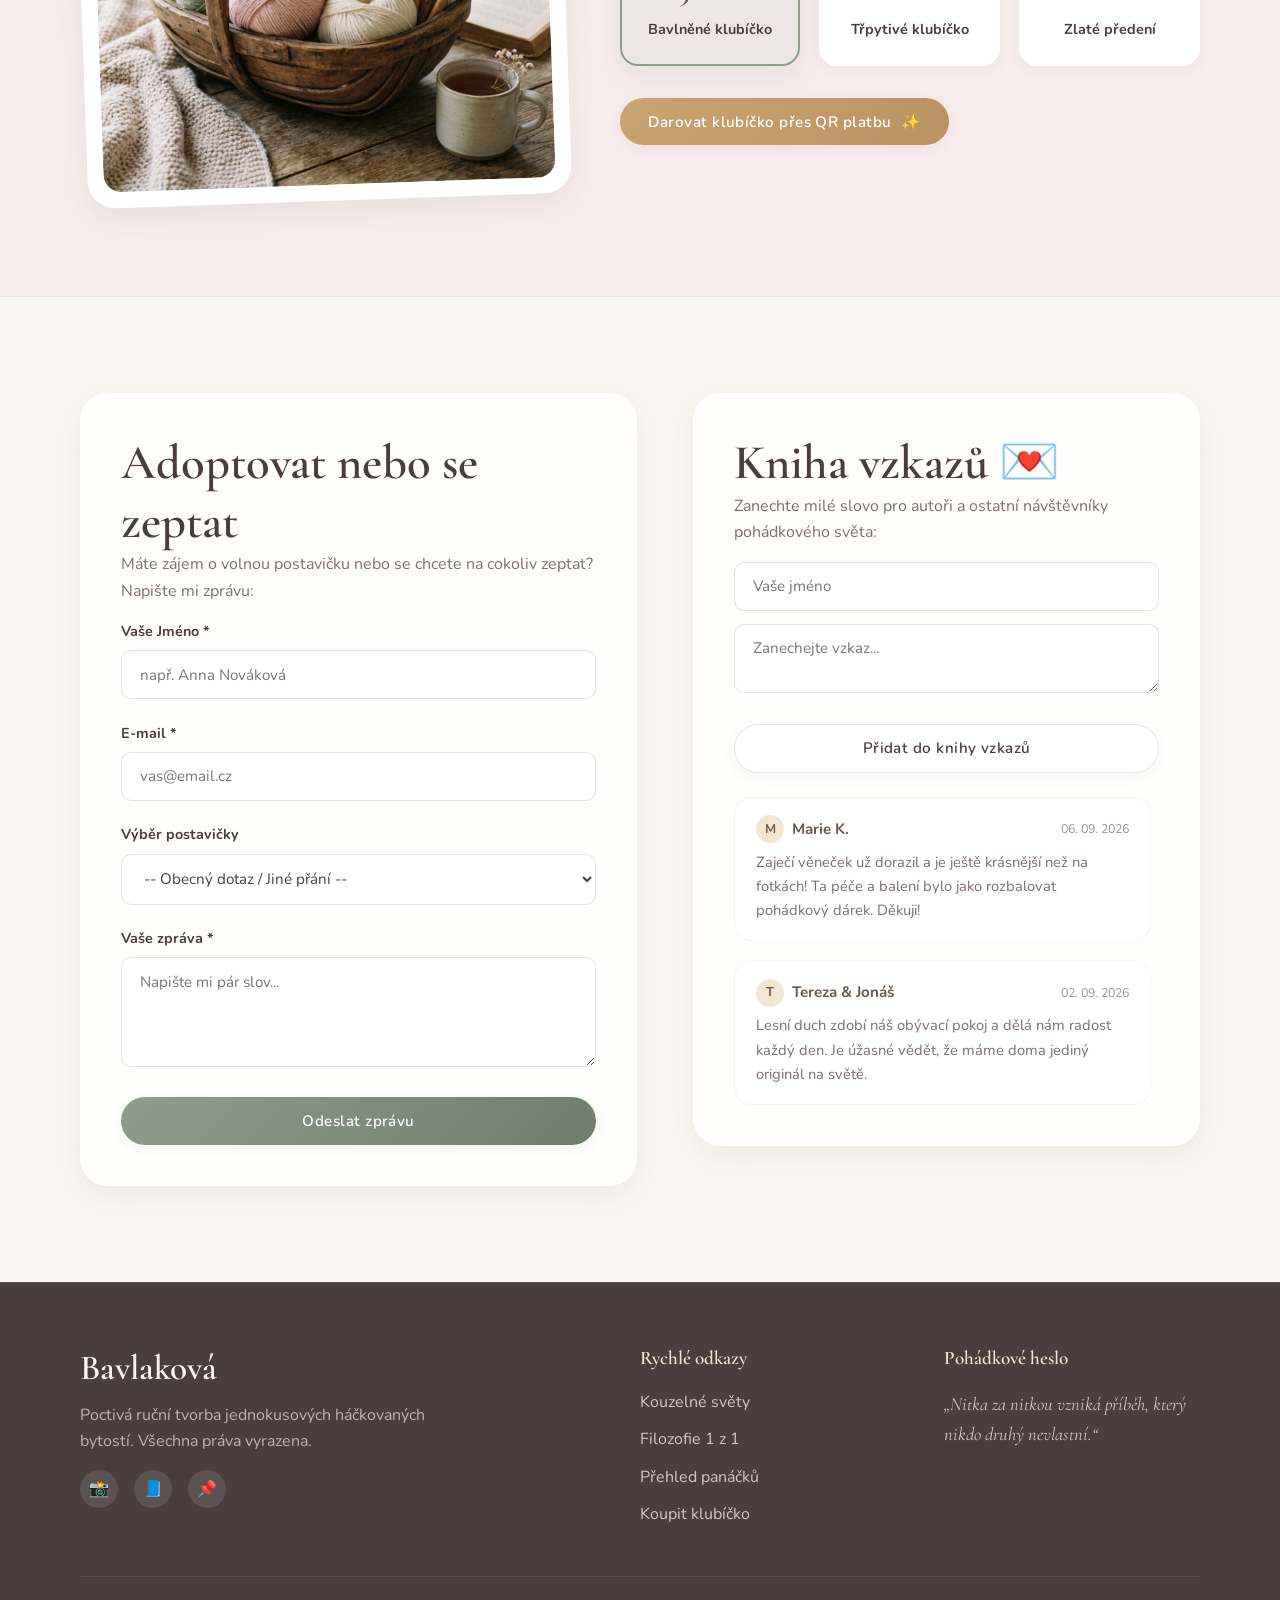
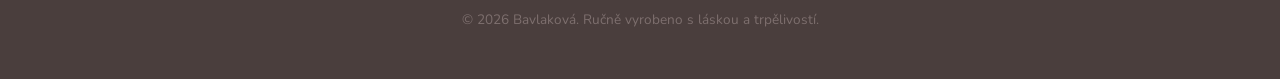
<file: easter.html>
<!DOCTYPE html>
<html lang="cs">
<head>
  <meta charset="UTF-8">
  <meta name="viewport" content="width=device-width, initial-scale=1.0">
  <title>Velikonoce – Bavlaková</title>
  <link rel="icon" href="data:image/svg+xml,<svg xmlns=%22http://www.w3.org/2000/svg%22 viewBox=%220 0 100 100%22><text y=%22.9em%22 font-size=%2290%22>🐣</text></svg>">
  <link rel="stylesheet" href="styles.css">
</head>
<body data-page="easter">

  <div class="ambient-bubble bubble-1"></div>
  <div class="ambient-bubble bubble-2"></div>

  <header class="site-header" id="site-header">
    <div class="container header-container">
      <a href="index.html" class="logo" id="header-logo">
        Bavlaková<span class="logo-dot"></span>
      </a>
      <nav>
        <ul class="nav-menu" id="nav-menu">
          <li><a href="index.html#svety" class="nav-link">Světy</a></li>
          <li><a href="index.html#filozofie" class="nav-link">Příběh</a></li>
          <li><a href="#panacci" class="nav-link">Panáčci</a></li>
          <li><a href="#klubicko" class="nav-link">Koupit klubíčko</a></li>
          <li><a href="#kontakt" class="nav-link">Kontakt & Vzkazy</a></li>
        </ul>
      </nav>
      <button class="mobile-toggle" id="mobile-toggle" aria-label="Otevřít menu">☰</button>
    </div>
  </header>

  <main>
    <section class="worlds-section section-spacing" style="padding-bottom: 2rem; padding-top: 10rem;">
      <div class="container text-center">
        <span class="world-icon" style="font-size: 3.5rem; display:block; margin-bottom:1rem;">🐣</span>
        <h1 style="font-family: var(--font-heading); margin-bottom: 1rem;">Velikonoce</h1>
        <p style="font-size: 1.15rem; color: var(--text-muted); max-width: 600px; margin: 0 auto;">Jarní zajíčci a velikonoční nálada.</p>
        <a href="index.html#svety" class="btn btn-secondary" style="margin-top: 2rem;">← Zpět do všech světů</a>
      </div>
    </section>

    <section class="products-section section-spacing" id="panacci" style="padding-top: 2rem;">
      <div class="container">
        <div class="products-header text-center">
          <h2 id="products-heading">Osobnosti tohoto světa</h2>
        </div>
        <div class="products-grid" id="products-grid"></div>
      </div>
    </section>

    <section class="products-section section-spacing" style="background: var(--bg-soft-rose); margin-top: 2rem; border-top: 1px solid rgba(232, 213, 213, 0.5);">
      <div class="container">
        <div class="products-header text-center">
          <h2 class="font-heading">Doporučujeme k objevování</h2>
          <p>Další kouzelné osobnosti z jiných světů, které by se vám mohly líbit.</p>
        </div>
        <div class="products-grid" id="recommended-grid"></div>
      </div>
    </section>

<!-- 6. SEKCE: "KUP MI KLUBÍČKO" (Mikropodpora tvorby) -->
    <section class="donation-section section-spacing" id="klubicko">
      <div class="container">
        <div class="donation-grid">
          <div class="donation-image-card">
            <img 
              src="images/story/klubicka.png" 
              alt="Klubíčka pro podpoření tvorby" 
              class="donation-img"
              id="donation-img"
              onerror="this.onerror=null; this.src='images/klubicka.png'"
            >
          </div>

          <div class="donation-content">
            <h2>Kup mi klubíčko 🧶</h2>
            <p>
              Chcete podpořit vznik dalších pohádkových postaviček? Můžete mi symbolicky koupit klubíčko vlny. Každý příspěvek mi pomáhá pořizovat ty nejkvalitnější přírodní příze a věnovat se tvorbě.
            </p>

            <div class="donation-options">
              <div class="donation-tile selected" data-amount="50" id="tile-50">
                <div class="donation-price">50 Kč</div>
                <div class="donation-title">Bavlněné klubíčko</div>
              </div>

              <div class="donation-tile" data-amount="100" id="tile-100">
                <div class="donation-price">100 Kč</div>
                <div class="donation-title">Třpytivé klubíčko</div>
              </div>

              <div class="donation-tile" data-amount="200" id="tile-200">
                <div class="donation-price">200 Kč</div>
                <div class="donation-title">Zlaté předení</div>
              </div>
            </div>

            <button class="btn btn-gold" id="btn-donate">
              <span>Darovat klubíčko přes QR platbu</span>
              <span>✨</span>
            </button>
          </div>
        </div>
      </div>
    </section>

    <!-- 7. KONTAKT A KNIHA VZKAZŮ -->
    <section class="contact-section section-spacing" id="kontakt">
      <div class="container">
        <div class="contact-grid">

          <!-- ADOPTION / CONTACT FORM -->
          <div class="glass-form-card">
            <h2>Adoptovat nebo se zeptat</h2>
            <p>Máte zájem o volnou postavičku nebo se chcete na cokoliv zeptat? Napište mi zprávu:</p>

            <form id="contact-form">
              <div class="form-group">
                <label for="contact-name" class="form-label">Vaše Jméno *</label>
                <input type="text" id="contact-name" class="form-input" placeholder="např. Anna Nováková" required>
              </div>

              <div class="form-group">
                <label for="contact-email" class="form-label">E-mail *</label>
                <input type="email" id="contact-email" class="form-input" placeholder="vas@email.cz" required>
              </div>

              <div class="form-group">
                <label for="contact-character" class="form-label">Výběr postavičky</label>
                <select id="contact-character" class="form-select">
                  <option value="obecny">-- Obecný dotaz / Jiné přání --</option>
                  <option value="Vánoční věneček">Vánoční věneček (Volný originál)</option>
                  <option value="Pudinková holčička">Pudinková holčička (Volný originál)</option>
                  <option value="Malý sobík">Malý sobík (Volný originál)</option>
                  <option value="Sněhuláček">Sněhuláček (Volný originál)</option>
                  <option value="Zaječí věneček">Zaječí věneček (Volný originál)</option>
                  <option value="Bílý zajíček">Bílý zajíček (Volný originál)</option>
                  <option value="Jahůdkový skřítek">Jahůdkový skřítek (Volný originál)</option>
                  <option value="Skřítek s konvičkou">Skřítek s konvičkou (Volný originál)</option>
                  <option value="Malé prasátko">Malé prasátko (Volný originál)</option>
                  <option value="Prasátko baletka">Prasátko baletka (Volný originál)</option>
                  <option value="Princezna Mulan">Princezna Mulan (Volný originál)</option>
                  <option value="Lesní duch">Lesní duch (Volný originál)</option>
                  <option value="Konvalinková víla">Konvalinková víla (Volný originál)</option>
                  <option value="Růžový ptáček">Růžový ptáček (Volný originál)</option>
                  <option value="Včelí královnička">Včelí královnička (Volný originál)</option>
                  <option value="Kopretinový skřítek">Kopretinový skřítek (Volný originál)</option>
                  <option value="Maličký kopretinový skřítek">Maličký kopretinový skřítek (Volný originál)</option>
                  <option value="Malá žabka">Malá žabka (Volný originál)</option>
                  <option value="Mrkvičkový skřítek">Mrkvičkový skřítek (Volný originál)</option>
                  <option value="Žabák s muchomůrkou">Žabák s muchomůrkou (Volný originál)</option>
                  <option value="Žabák u velké muchomůrky">Žabák u velké muchomůrky (Volný originál)</option>
                  <option value="Skřítek růžového kvítku">Skřítek růžového kvítku (Volný originál)</option>
                  <option value="Růžová muchomůrka">Růžová muchomůrka (Volný originál)</option>
                </select>
              </div>

              <div class="form-group">
                <label for="contact-message" class="form-label">Vaše zpráva *</label>
                <textarea id="contact-message" class="form-textarea" rows="4" placeholder="Napište mi pár slov..." required></textarea>
              </div>

              <button type="submit" class="btn btn-primary" id="btn-submit-contact" style="width: 100%;">
                Odeslat zprávu
              </button>
            </form>
          </div>

          <!-- GUESTBOOK (KNIHA VZKAZŮ) -->
          <div class="guestbook-card">
            <h2>Kniha vzkazů 💌</h2>
            <p>Zanechte milé slovo pro autoři a ostatní návštěvníky pohádkového světa:</p>

            <form id="guestbook-form" style="margin-bottom: 1.5rem;">
              <div class="form-group">
                <input type="text" id="gb-author" class="form-input" placeholder="Vaše jméno" required style="margin-bottom: 0.8rem;">
                <textarea id="gb-text" class="form-textarea" rows="2" placeholder="Zanechejte vzkaz..." required></textarea>
              </div>
              <button type="submit" class="btn btn-secondary" id="btn-submit-gb" style="width: 100%;">
                Přidat do knihy vzkazů
              </button>
            </form>

            <div class="comments-list" id="comments-list">
              <!-- Rendered comments -->
            </div>
          </div>

        </div>
      </div>
    </section>
  </main>

  <!-- 8. FOOTER -->
  <footer class="site-footer">
    <div class="container">
      <div class="footer-grid">
        <div class="footer-brand">
          <h3>Bavlaková</h3>
          <p>
            Poctivá ruční tvorba jednokusových háčkovaných bytostí. Všechna práva vyrazena.
          </p>
          <div class="social-links">
            <a href="#" class="social-icon" aria-label="Instagram">📸</a>
            <a href="#" class="social-icon" aria-label="Facebook">📘</a>
            <a href="#" class="social-icon" aria-label="Pinterest">📌</a>
          </div>
        </div>

        <div class="footer-links">
          <h4>Rychlé odkazy</h4>
          <ul class="footer-nav">
            <li><a href="index.html#svety">Kouzelné světy</a></li>
            <li><a href="index.html#filozofie">Filozofie 1 z 1</a></li>
            <li><a href="index.html#panacci">Přehled panáčků</a></li>
            <li><a href="#klubicko">Koupit klubíčko</a></li>
          </ul>
        </div>

        <div class="footer-links">
          <h4>Pohádkové heslo</h4>
          <p style="font-family: var(--font-heading); font-style: italic; font-size: 1.15rem; color: #D3C7C6;">
            „Nitka za nitkou vzniká příběh, který nikdo druhý nevlastní.“
          </p>
        </div>
      </div>

      <div class="footer-bottom">
        <p>© <span id="current-year">2026</span> Bavlaková. Ručně vyrobeno s láskou a trpělivostí.</p>
      </div>
    </div>
  </footer>

  <!-- MODAL: DETAILED STORY VIEW -->
  <div class="modal-overlay" id="story-modal" aria-hidden="true">
    <div class="modal-content">
      <button class="modal-close" id="modal-close-story">✕</button>
      <div id="modal-story-body">
        <!-- Injected story details -->
      </div>
    </div>
  </div>

  <!-- MODAL: QR PAYMENT DONATION -->
  <div class="modal-overlay" id="qr-modal" aria-hidden="true">
    <div class="modal-content text-center">
      <button class="modal-close" id="modal-close-qr">✕</button>
      <h3 class="font-heading">Děkuji za podporu! 🧶</h3>
      <p id="qr-modal-desc">Podpora tvorby částkou <strong id="qr-amount-text">50 Kč</strong></p>
      
      <div class="qr-container">
        <div class="qr-placeholder">
          <!-- Simple simulated QR SVG -->
          <svg width="150" height="150" viewBox="0 0 100 100" fill="#4A3E3D">
            <rect width="100" height="100" fill="#FFFFFF"/>
            <path d="M10 10h30v30h-30zM15 15v20h20v-20zM22 22h6v6h-6zM60 10h30v30h-30zM65 15v20h20v-20zM72 22h6v6h-6zM10 60h30v30h-30zM15 65v20h20v-20zM22 72h6v6h-6zM50 50h10v10h-10zM70 50h20v10h-20zM50 70h15v20h-15zM75 75h15v15h-15z"/>
          </svg>
        </div>
        <p style="font-size: 0.85rem; color: var(--text-muted);">Naskenujte ve své bankovní aplikaci</p>
      </div>

      <button class="btn btn-primary" id="btn-qr-confirm">
        Mám zaplaceno, děkuji! ❤️
      </button>
    </div>
  </div>

  <!-- Main JavaScript File -->
  <script src="app.js"></script>
</body>
</html>
</file>
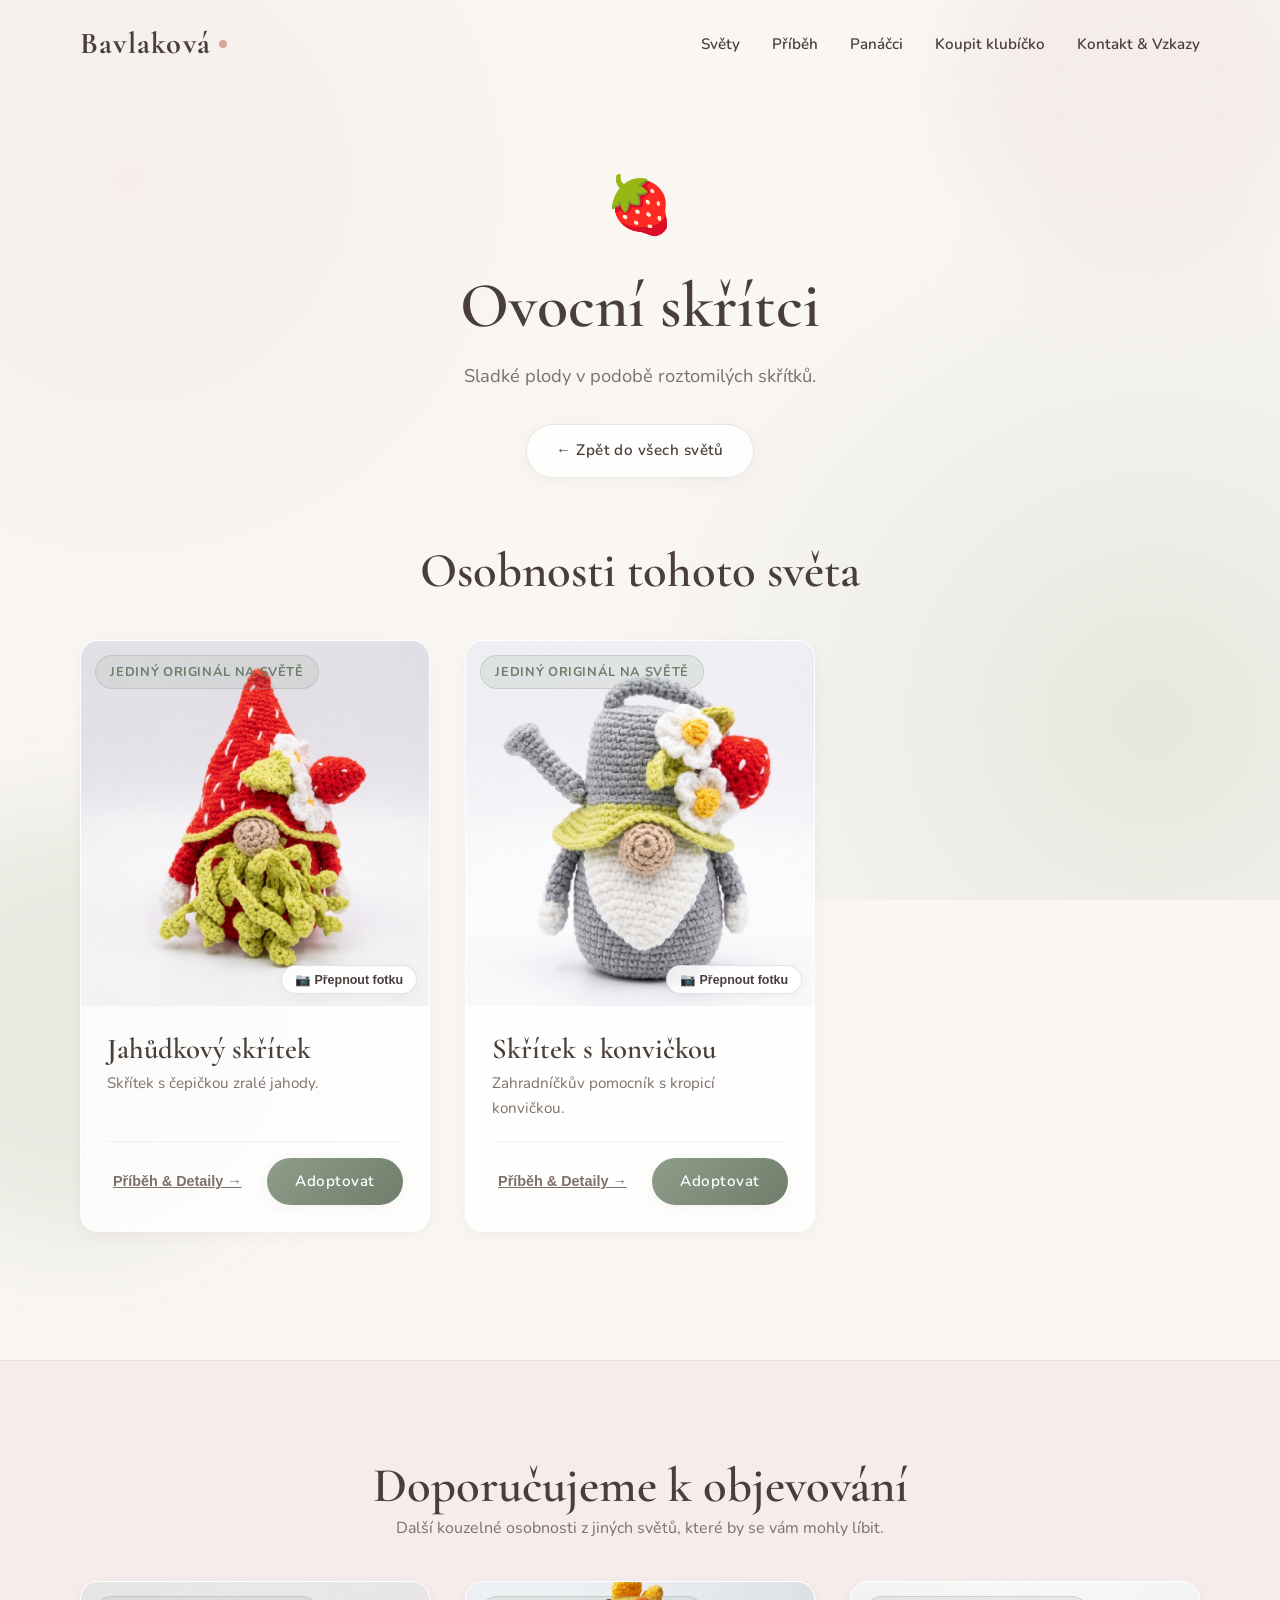
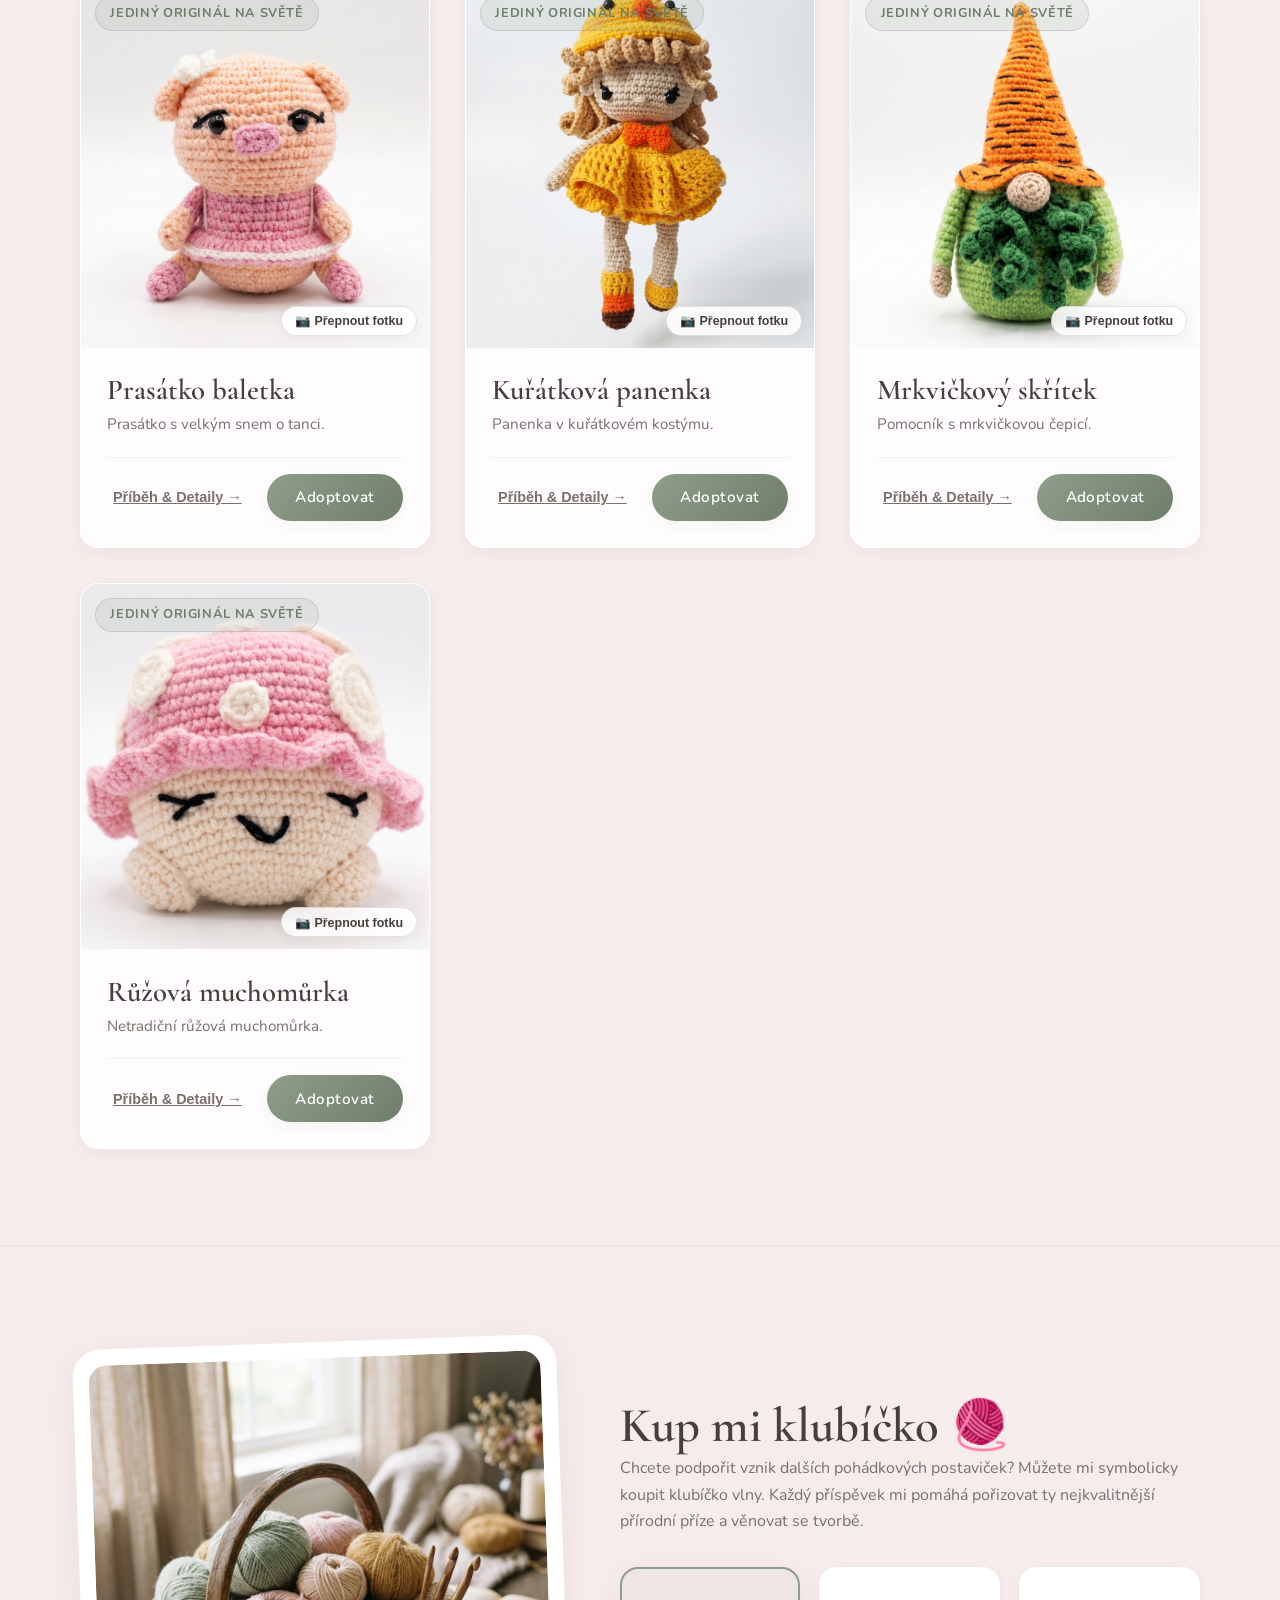
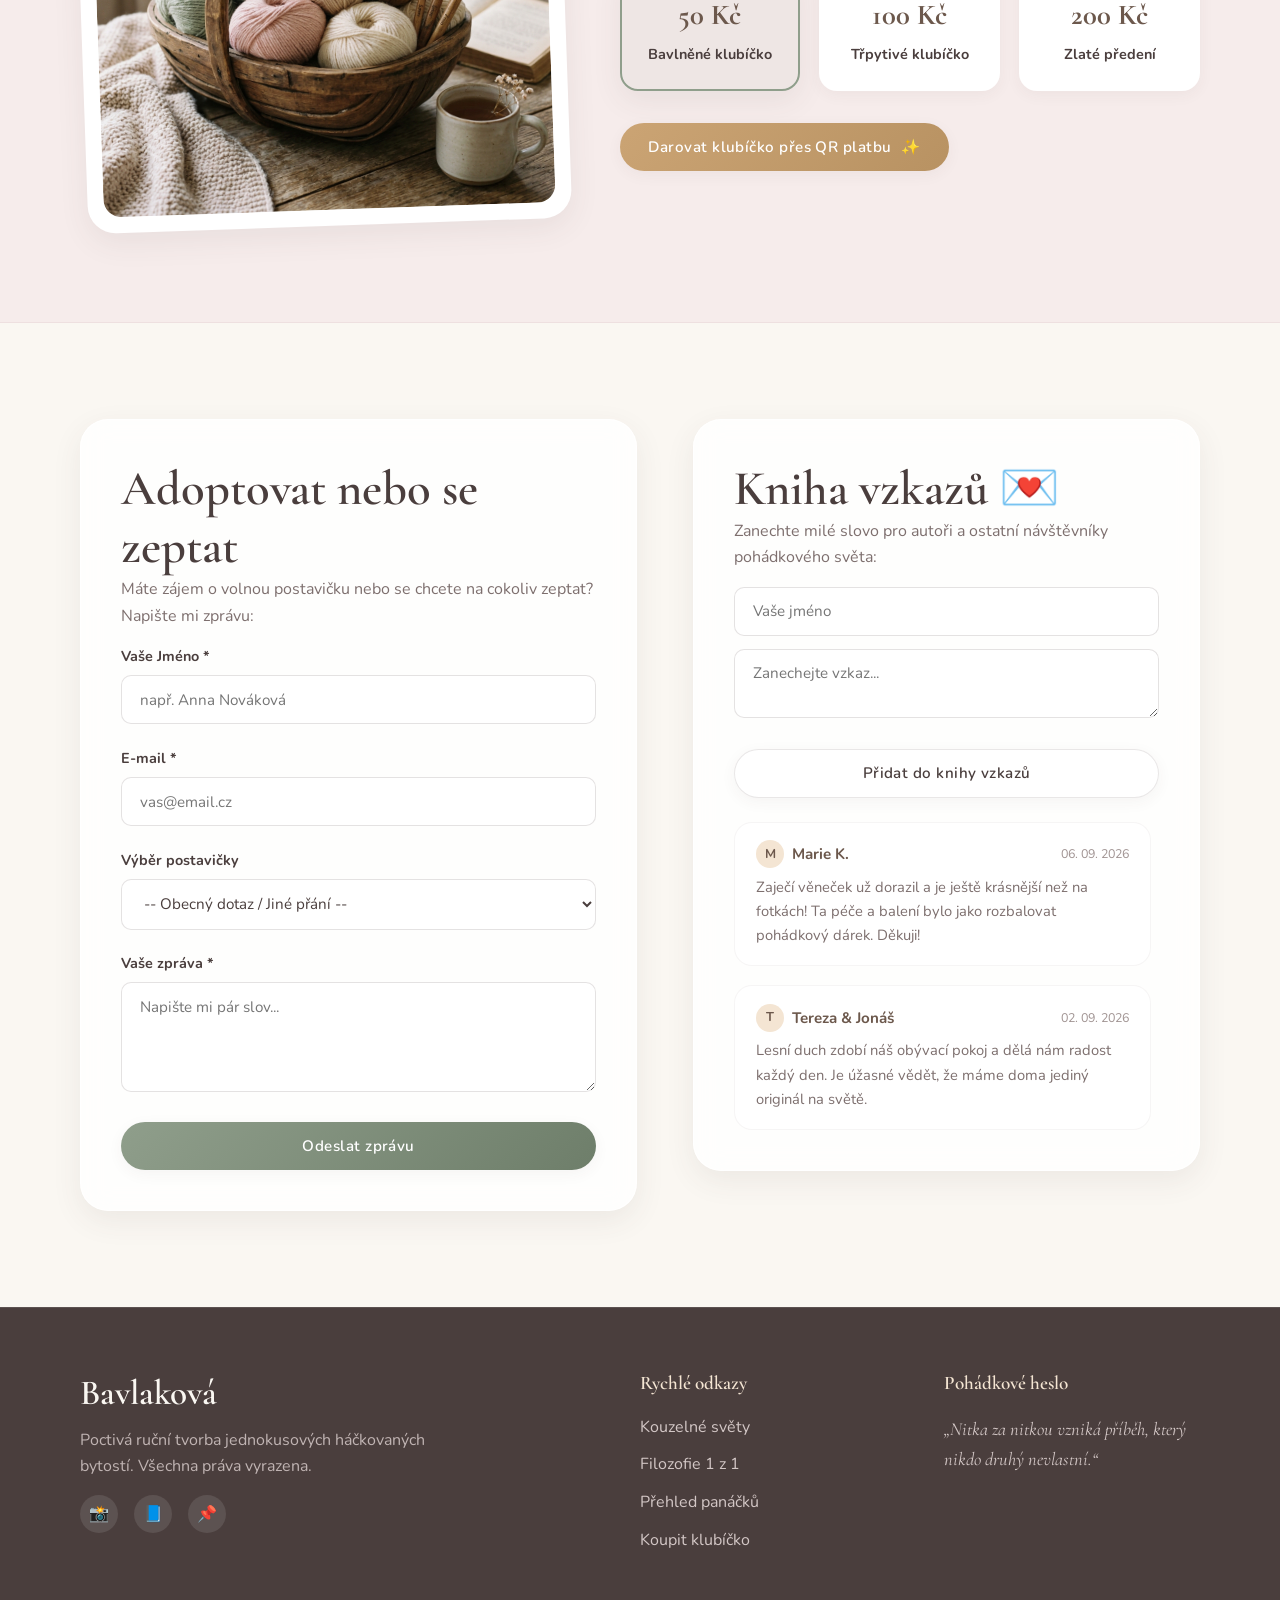
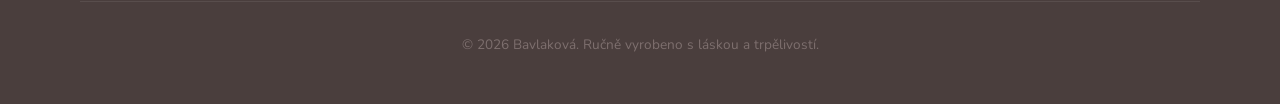
<file: fruit.html>
<!DOCTYPE html>
<html lang="cs">
<head>
  <meta charset="UTF-8">
  <meta name="viewport" content="width=device-width, initial-scale=1.0">
  <title>Ovocní skřítci – Bavlaková</title>
  <link rel="icon" href="data:image/svg+xml,<svg xmlns=%22http://www.w3.org/2000/svg%22 viewBox=%220 0 100 100%22><text y=%22.9em%22 font-size=%2290%22>🍓</text></svg>">
  <link rel="stylesheet" href="styles.css">
</head>
<body data-page="fruit">

  <div class="ambient-bubble bubble-1"></div>
  <div class="ambient-bubble bubble-2"></div>

  <header class="site-header" id="site-header">
    <div class="container header-container">
      <a href="index.html" class="logo" id="header-logo">
        Bavlaková<span class="logo-dot"></span>
      </a>
      <nav>
        <ul class="nav-menu" id="nav-menu">
          <li><a href="index.html#svety" class="nav-link">Světy</a></li>
          <li><a href="index.html#filozofie" class="nav-link">Příběh</a></li>
          <li><a href="#panacci" class="nav-link">Panáčci</a></li>
          <li><a href="#klubicko" class="nav-link">Koupit klubíčko</a></li>
          <li><a href="#kontakt" class="nav-link">Kontakt & Vzkazy</a></li>
        </ul>
      </nav>
      <button class="mobile-toggle" id="mobile-toggle" aria-label="Otevřít menu">☰</button>
    </div>
  </header>

  <main>
    <section class="worlds-section section-spacing" style="padding-bottom: 2rem; padding-top: 10rem;">
      <div class="container text-center">
        <span class="world-icon" style="font-size: 3.5rem; display:block; margin-bottom:1rem;">🍓</span>
        <h1 style="font-family: var(--font-heading); margin-bottom: 1rem;">Ovocní skřítci</h1>
        <p style="font-size: 1.15rem; color: var(--text-muted); max-width: 600px; margin: 0 auto;">Sladké plody v podobě roztomilých skřítků.</p>
        <a href="index.html#svety" class="btn btn-secondary" style="margin-top: 2rem;">← Zpět do všech světů</a>
      </div>
    </section>

    <section class="products-section section-spacing" id="panacci" style="padding-top: 2rem;">
      <div class="container">
        <div class="products-header text-center">
          <h2 id="products-heading">Osobnosti tohoto světa</h2>
        </div>
        <div class="products-grid" id="products-grid"></div>
      </div>
    </section>

    <section class="products-section section-spacing" style="background: var(--bg-soft-rose); margin-top: 2rem; border-top: 1px solid rgba(232, 213, 213, 0.5);">
      <div class="container">
        <div class="products-header text-center">
          <h2 class="font-heading">Doporučujeme k objevování</h2>
          <p>Další kouzelné osobnosti z jiných světů, které by se vám mohly líbit.</p>
        </div>
        <div class="products-grid" id="recommended-grid"></div>
      </div>
    </section>

<!-- 6. SEKCE: "KUP MI KLUBÍČKO" (Mikropodpora tvorby) -->
    <section class="donation-section section-spacing" id="klubicko">
      <div class="container">
        <div class="donation-grid">
          <div class="donation-image-card">
            <img 
              src="images/story/klubicka.png" 
              alt="Klubíčka pro podpoření tvorby" 
              class="donation-img"
              id="donation-img"
              onerror="this.onerror=null; this.src='images/klubicka.png'"
            >
          </div>

          <div class="donation-content">
            <h2>Kup mi klubíčko 🧶</h2>
            <p>
              Chcete podpořit vznik dalších pohádkových postaviček? Můžete mi symbolicky koupit klubíčko vlny. Každý příspěvek mi pomáhá pořizovat ty nejkvalitnější přírodní příze a věnovat se tvorbě.
            </p>

            <div class="donation-options">
              <div class="donation-tile selected" data-amount="50" id="tile-50">
                <div class="donation-price">50 Kč</div>
                <div class="donation-title">Bavlněné klubíčko</div>
              </div>

              <div class="donation-tile" data-amount="100" id="tile-100">
                <div class="donation-price">100 Kč</div>
                <div class="donation-title">Třpytivé klubíčko</div>
              </div>

              <div class="donation-tile" data-amount="200" id="tile-200">
                <div class="donation-price">200 Kč</div>
                <div class="donation-title">Zlaté předení</div>
              </div>
            </div>

            <button class="btn btn-gold" id="btn-donate">
              <span>Darovat klubíčko přes QR platbu</span>
              <span>✨</span>
            </button>
          </div>
        </div>
      </div>
    </section>

    <!-- 7. KONTAKT A KNIHA VZKAZŮ -->
    <section class="contact-section section-spacing" id="kontakt">
      <div class="container">
        <div class="contact-grid">

          <!-- ADOPTION / CONTACT FORM -->
          <div class="glass-form-card">
            <h2>Adoptovat nebo se zeptat</h2>
            <p>Máte zájem o volnou postavičku nebo se chcete na cokoliv zeptat? Napište mi zprávu:</p>

            <form id="contact-form">
              <div class="form-group">
                <label for="contact-name" class="form-label">Vaše Jméno *</label>
                <input type="text" id="contact-name" class="form-input" placeholder="např. Anna Nováková" required>
              </div>

              <div class="form-group">
                <label for="contact-email" class="form-label">E-mail *</label>
                <input type="email" id="contact-email" class="form-input" placeholder="vas@email.cz" required>
              </div>

              <div class="form-group">
                <label for="contact-character" class="form-label">Výběr postavičky</label>
                <select id="contact-character" class="form-select">
                  <option value="obecny">-- Obecný dotaz / Jiné přání --</option>
                  <option value="Vánoční věneček">Vánoční věneček (Volný originál)</option>
                  <option value="Pudinková holčička">Pudinková holčička (Volný originál)</option>
                  <option value="Malý sobík">Malý sobík (Volný originál)</option>
                  <option value="Sněhuláček">Sněhuláček (Volný originál)</option>
                  <option value="Zaječí věneček">Zaječí věneček (Volný originál)</option>
                  <option value="Bílý zajíček">Bílý zajíček (Volný originál)</option>
                  <option value="Jahůdkový skřítek">Jahůdkový skřítek (Volný originál)</option>
                  <option value="Skřítek s konvičkou">Skřítek s konvičkou (Volný originál)</option>
                  <option value="Malé prasátko">Malé prasátko (Volný originál)</option>
                  <option value="Prasátko baletka">Prasátko baletka (Volný originál)</option>
                  <option value="Princezna Mulan">Princezna Mulan (Volný originál)</option>
                  <option value="Lesní duch">Lesní duch (Volný originál)</option>
                  <option value="Konvalinková víla">Konvalinková víla (Volný originál)</option>
                  <option value="Růžový ptáček">Růžový ptáček (Volný originál)</option>
                  <option value="Včelí královnička">Včelí královnička (Volný originál)</option>
                  <option value="Kopretinový skřítek">Kopretinový skřítek (Volný originál)</option>
                  <option value="Maličký kopretinový skřítek">Maličký kopretinový skřítek (Volný originál)</option>
                  <option value="Malá žabka">Malá žabka (Volný originál)</option>
                  <option value="Mrkvičkový skřítek">Mrkvičkový skřítek (Volný originál)</option>
                  <option value="Žabák s muchomůrkou">Žabák s muchomůrkou (Volný originál)</option>
                  <option value="Žabák u velké muchomůrky">Žabák u velké muchomůrky (Volný originál)</option>
                  <option value="Skřítek růžového kvítku">Skřítek růžového kvítku (Volný originál)</option>
                  <option value="Růžová muchomůrka">Růžová muchomůrka (Volný originál)</option>
                </select>
              </div>

              <div class="form-group">
                <label for="contact-message" class="form-label">Vaše zpráva *</label>
                <textarea id="contact-message" class="form-textarea" rows="4" placeholder="Napište mi pár slov..." required></textarea>
              </div>

              <button type="submit" class="btn btn-primary" id="btn-submit-contact" style="width: 100%;">
                Odeslat zprávu
              </button>
            </form>
          </div>

          <!-- GUESTBOOK (KNIHA VZKAZŮ) -->
          <div class="guestbook-card">
            <h2>Kniha vzkazů 💌</h2>
            <p>Zanechte milé slovo pro autoři a ostatní návštěvníky pohádkového světa:</p>

            <form id="guestbook-form" style="margin-bottom: 1.5rem;">
              <div class="form-group">
                <input type="text" id="gb-author" class="form-input" placeholder="Vaše jméno" required style="margin-bottom: 0.8rem;">
                <textarea id="gb-text" class="form-textarea" rows="2" placeholder="Zanechejte vzkaz..." required></textarea>
              </div>
              <button type="submit" class="btn btn-secondary" id="btn-submit-gb" style="width: 100%;">
                Přidat do knihy vzkazů
              </button>
            </form>

            <div class="comments-list" id="comments-list">
              <!-- Rendered comments -->
            </div>
          </div>

        </div>
      </div>
    </section>
  </main>

  <!-- 8. FOOTER -->
  <footer class="site-footer">
    <div class="container">
      <div class="footer-grid">
        <div class="footer-brand">
          <h3>Bavlaková</h3>
          <p>
            Poctivá ruční tvorba jednokusových háčkovaných bytostí. Všechna práva vyrazena.
          </p>
          <div class="social-links">
            <a href="#" class="social-icon" aria-label="Instagram">📸</a>
            <a href="#" class="social-icon" aria-label="Facebook">📘</a>
            <a href="#" class="social-icon" aria-label="Pinterest">📌</a>
          </div>
        </div>

        <div class="footer-links">
          <h4>Rychlé odkazy</h4>
          <ul class="footer-nav">
            <li><a href="index.html#svety">Kouzelné světy</a></li>
            <li><a href="index.html#filozofie">Filozofie 1 z 1</a></li>
            <li><a href="index.html#panacci">Přehled panáčků</a></li>
            <li><a href="#klubicko">Koupit klubíčko</a></li>
          </ul>
        </div>

        <div class="footer-links">
          <h4>Pohádkové heslo</h4>
          <p style="font-family: var(--font-heading); font-style: italic; font-size: 1.15rem; color: #D3C7C6;">
            „Nitka za nitkou vzniká příběh, který nikdo druhý nevlastní.“
          </p>
        </div>
      </div>

      <div class="footer-bottom">
        <p>© <span id="current-year">2026</span> Bavlaková. Ručně vyrobeno s láskou a trpělivostí.</p>
      </div>
    </div>
  </footer>

  <!-- MODAL: DETAILED STORY VIEW -->
  <div class="modal-overlay" id="story-modal" aria-hidden="true">
    <div class="modal-content">
      <button class="modal-close" id="modal-close-story">✕</button>
      <div id="modal-story-body">
        <!-- Injected story details -->
      </div>
    </div>
  </div>

  <!-- MODAL: QR PAYMENT DONATION -->
  <div class="modal-overlay" id="qr-modal" aria-hidden="true">
    <div class="modal-content text-center">
      <button class="modal-close" id="modal-close-qr">✕</button>
      <h3 class="font-heading">Děkuji za podporu! 🧶</h3>
      <p id="qr-modal-desc">Podpora tvorby částkou <strong id="qr-amount-text">50 Kč</strong></p>
      
      <div class="qr-container">
        <div class="qr-placeholder">
          <!-- Simple simulated QR SVG -->
          <svg width="150" height="150" viewBox="0 0 100 100" fill="#4A3E3D">
            <rect width="100" height="100" fill="#FFFFFF"/>
            <path d="M10 10h30v30h-30zM15 15v20h20v-20zM22 22h6v6h-6zM60 10h30v30h-30zM65 15v20h20v-20zM72 22h6v6h-6zM10 60h30v30h-30zM15 65v20h20v-20zM22 72h6v6h-6zM50 50h10v10h-10zM70 50h20v10h-20zM50 70h15v20h-15zM75 75h15v15h-15z"/>
          </svg>
        </div>
        <p style="font-size: 0.85rem; color: var(--text-muted);">Naskenujte ve své bankovní aplikaci</p>
      </div>

      <button class="btn btn-primary" id="btn-qr-confirm">
        Mám zaplaceno, děkuji! ❤️
      </button>
    </div>
  </div>

  <!-- Main JavaScript File -->
  <script src="app.js"></script>
</body>
</html>
</file>
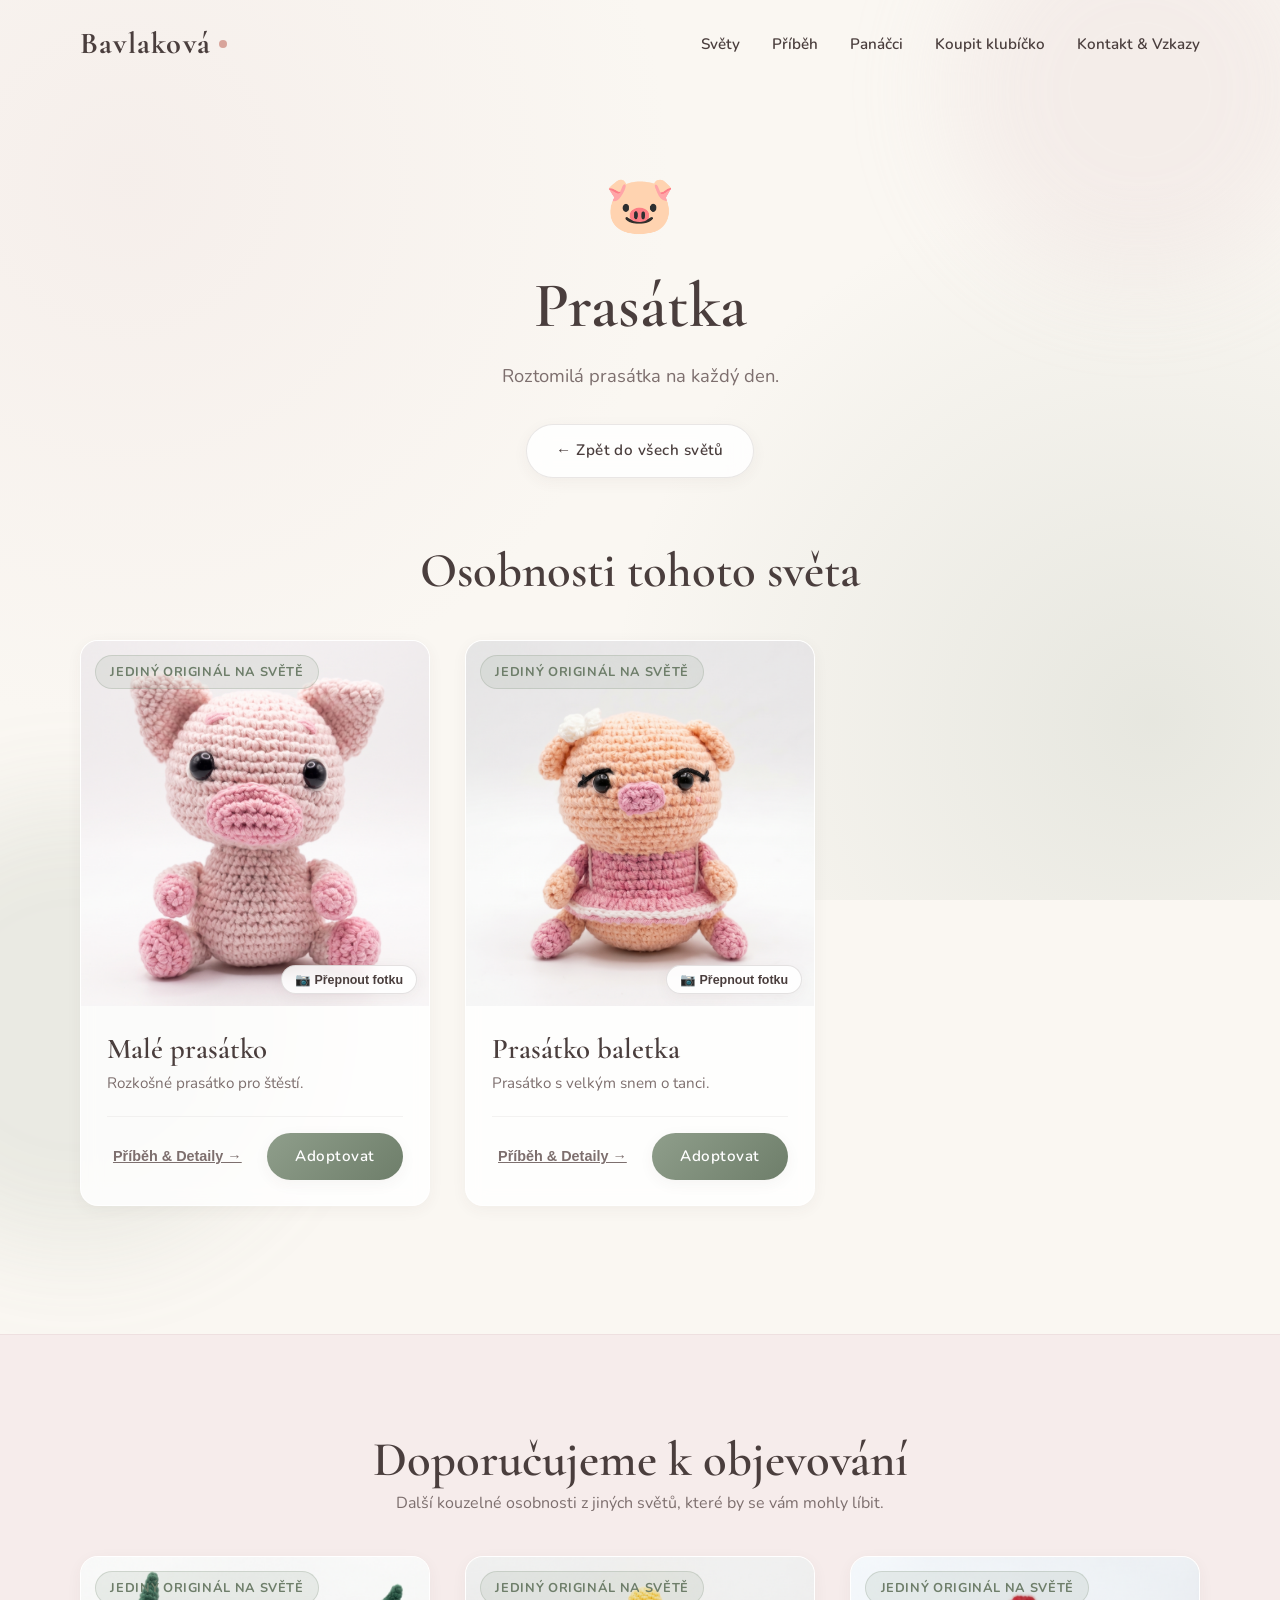
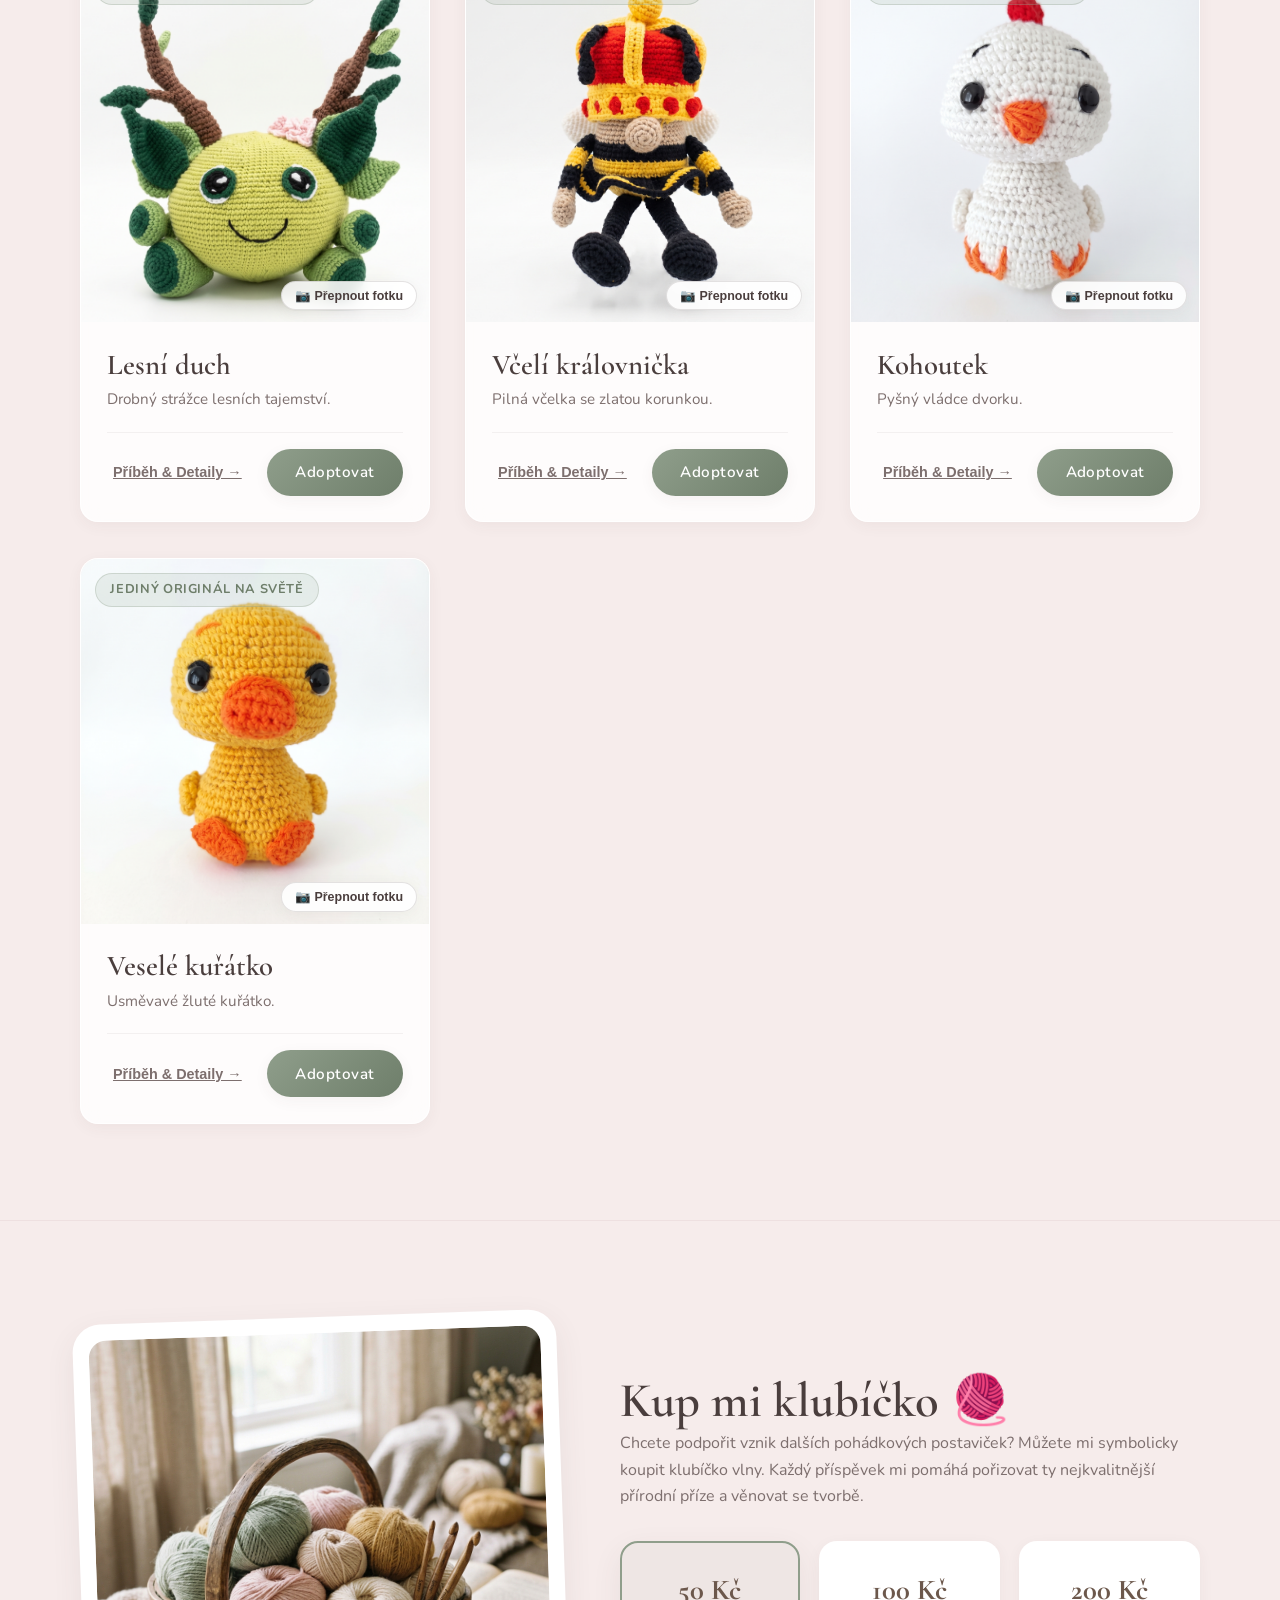
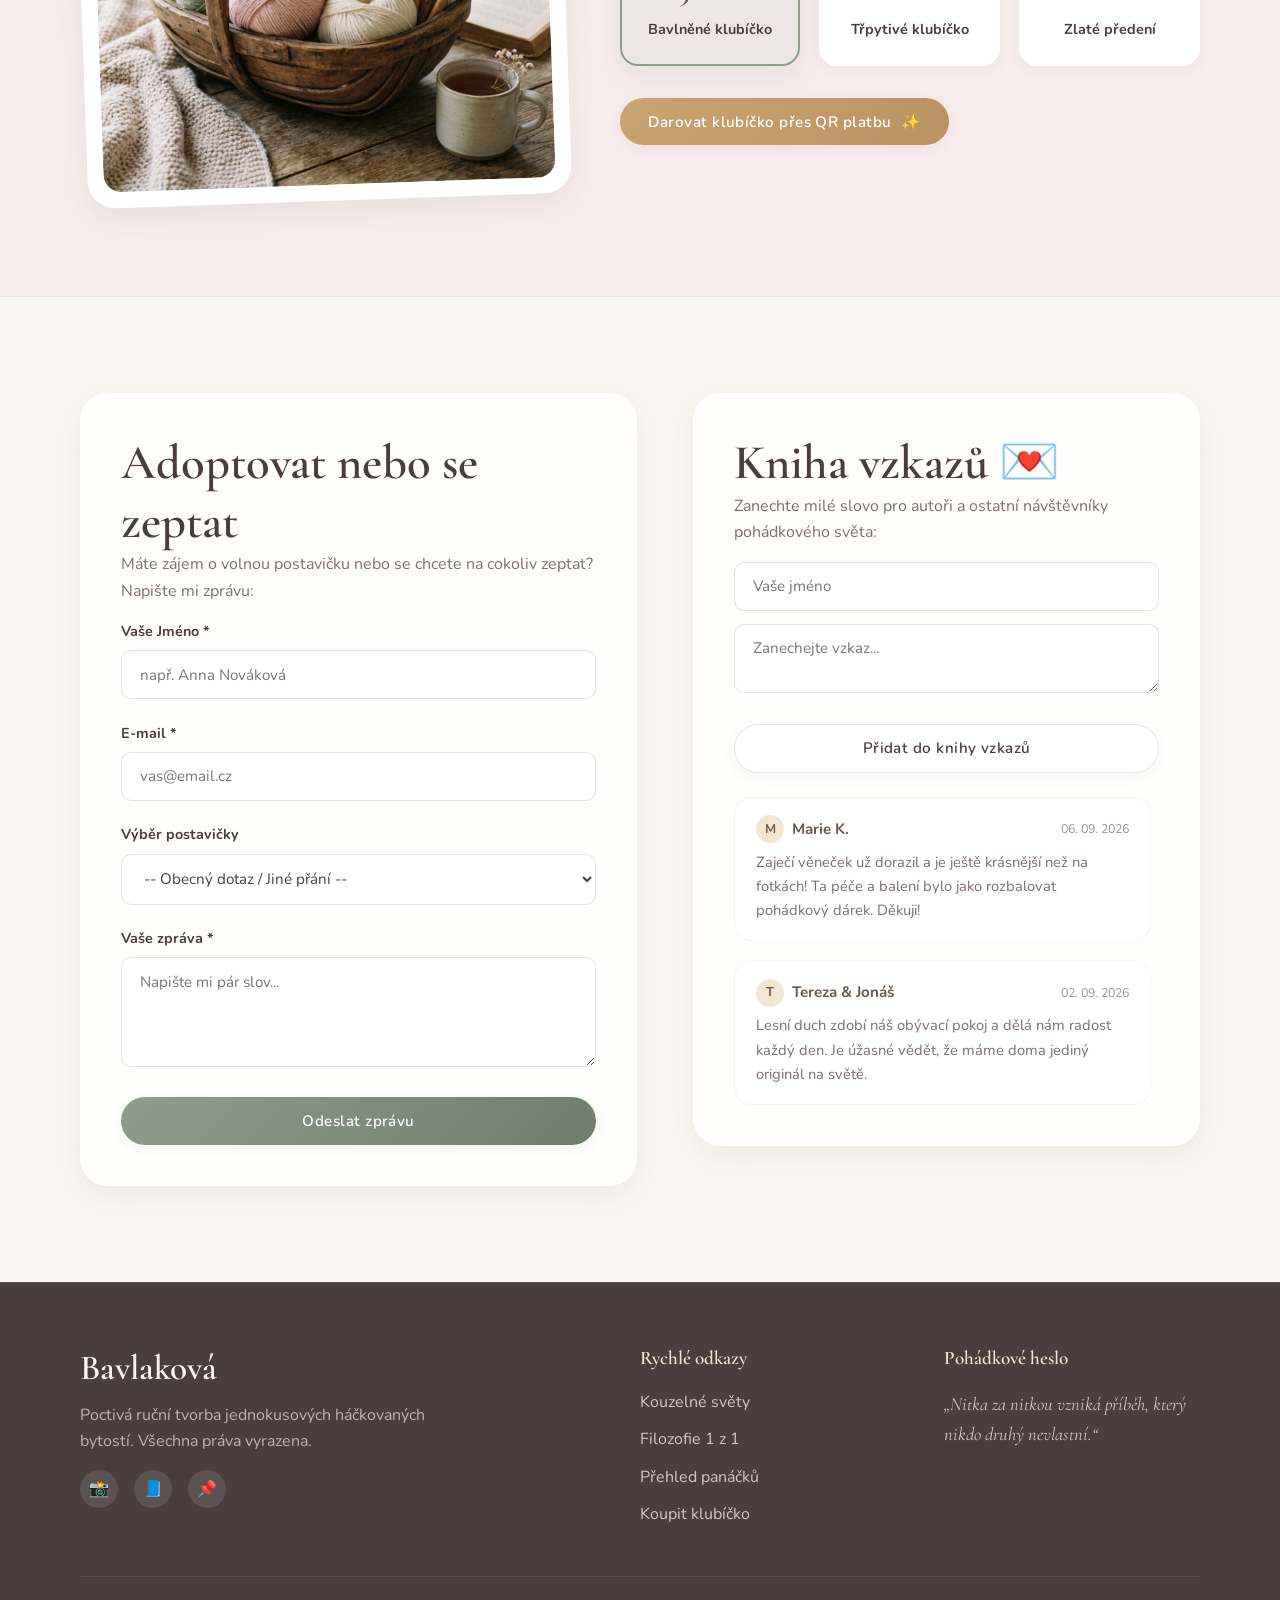
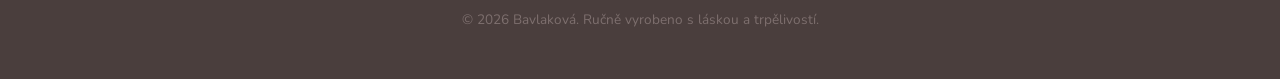
<file: piigy.html>
<!DOCTYPE html>
<html lang="cs">
<head>
  <meta charset="UTF-8">
  <meta name="viewport" content="width=device-width, initial-scale=1.0">
  <title>Prasátka – Bavlaková</title>
  <link rel="icon" href="data:image/svg+xml,<svg xmlns=%22http://www.w3.org/2000/svg%22 viewBox=%220 0 100 100%22><text y=%22.9em%22 font-size=%2290%22>🐷</text></svg>">
  <link rel="stylesheet" href="styles.css">
</head>
<body data-page="piigy">

  <div class="ambient-bubble bubble-1"></div>
  <div class="ambient-bubble bubble-2"></div>

  <header class="site-header" id="site-header">
    <div class="container header-container">
      <a href="index.html" class="logo" id="header-logo">
        Bavlaková<span class="logo-dot"></span>
      </a>
      <nav>
        <ul class="nav-menu" id="nav-menu">
          <li><a href="index.html#svety" class="nav-link">Světy</a></li>
          <li><a href="index.html#filozofie" class="nav-link">Příběh</a></li>
          <li><a href="#panacci" class="nav-link">Panáčci</a></li>
          <li><a href="#klubicko" class="nav-link">Koupit klubíčko</a></li>
          <li><a href="#kontakt" class="nav-link">Kontakt & Vzkazy</a></li>
        </ul>
      </nav>
      <button class="mobile-toggle" id="mobile-toggle" aria-label="Otevřít menu">☰</button>
    </div>
  </header>

  <main>
    <section class="worlds-section section-spacing" style="padding-bottom: 2rem; padding-top: 10rem;">
      <div class="container text-center">
        <span class="world-icon" style="font-size: 3.5rem; display:block; margin-bottom:1rem;">🐷</span>
        <h1 style="font-family: var(--font-heading); margin-bottom: 1rem;">Prasátka</h1>
        <p style="font-size: 1.15rem; color: var(--text-muted); max-width: 600px; margin: 0 auto;">Roztomilá prasátka na každý den.</p>
        <a href="index.html#svety" class="btn btn-secondary" style="margin-top: 2rem;">← Zpět do všech světů</a>
      </div>
    </section>

    <section class="products-section section-spacing" id="panacci" style="padding-top: 2rem;">
      <div class="container">
        <div class="products-header text-center">
          <h2 id="products-heading">Osobnosti tohoto světa</h2>
        </div>
        <div class="products-grid" id="products-grid"></div>
      </div>
    </section>

    <section class="products-section section-spacing" style="background: var(--bg-soft-rose); margin-top: 2rem; border-top: 1px solid rgba(232, 213, 213, 0.5);">
      <div class="container">
        <div class="products-header text-center">
          <h2 class="font-heading">Doporučujeme k objevování</h2>
          <p>Další kouzelné osobnosti z jiných světů, které by se vám mohly líbit.</p>
        </div>
        <div class="products-grid" id="recommended-grid"></div>
      </div>
    </section>

<!-- 6. SEKCE: "KUP MI KLUBÍČKO" (Mikropodpora tvorby) -->
    <section class="donation-section section-spacing" id="klubicko">
      <div class="container">
        <div class="donation-grid">
          <div class="donation-image-card">
            <img 
              src="images/story/klubicka.png" 
              alt="Klubíčka pro podpoření tvorby" 
              class="donation-img"
              id="donation-img"
              onerror="this.onerror=null; this.src='images/klubicka.png'"
            >
          </div>

          <div class="donation-content">
            <h2>Kup mi klubíčko 🧶</h2>
            <p>
              Chcete podpořit vznik dalších pohádkových postaviček? Můžete mi symbolicky koupit klubíčko vlny. Každý příspěvek mi pomáhá pořizovat ty nejkvalitnější přírodní příze a věnovat se tvorbě.
            </p>

            <div class="donation-options">
              <div class="donation-tile selected" data-amount="50" id="tile-50">
                <div class="donation-price">50 Kč</div>
                <div class="donation-title">Bavlněné klubíčko</div>
              </div>

              <div class="donation-tile" data-amount="100" id="tile-100">
                <div class="donation-price">100 Kč</div>
                <div class="donation-title">Třpytivé klubíčko</div>
              </div>

              <div class="donation-tile" data-amount="200" id="tile-200">
                <div class="donation-price">200 Kč</div>
                <div class="donation-title">Zlaté předení</div>
              </div>
            </div>

            <button class="btn btn-gold" id="btn-donate">
              <span>Darovat klubíčko přes QR platbu</span>
              <span>✨</span>
            </button>
          </div>
        </div>
      </div>
    </section>

    <!-- 7. KONTAKT A KNIHA VZKAZŮ -->
    <section class="contact-section section-spacing" id="kontakt">
      <div class="container">
        <div class="contact-grid">

          <!-- ADOPTION / CONTACT FORM -->
          <div class="glass-form-card">
            <h2>Adoptovat nebo se zeptat</h2>
            <p>Máte zájem o volnou postavičku nebo se chcete na cokoliv zeptat? Napište mi zprávu:</p>

            <form id="contact-form">
              <div class="form-group">
                <label for="contact-name" class="form-label">Vaše Jméno *</label>
                <input type="text" id="contact-name" class="form-input" placeholder="např. Anna Nováková" required>
              </div>

              <div class="form-group">
                <label for="contact-email" class="form-label">E-mail *</label>
                <input type="email" id="contact-email" class="form-input" placeholder="vas@email.cz" required>
              </div>

              <div class="form-group">
                <label for="contact-character" class="form-label">Výběr postavičky</label>
                <select id="contact-character" class="form-select">
                  <option value="obecny">-- Obecný dotaz / Jiné přání --</option>
                  <option value="Vánoční věneček">Vánoční věneček (Volný originál)</option>
                  <option value="Pudinková holčička">Pudinková holčička (Volný originál)</option>
                  <option value="Malý sobík">Malý sobík (Volný originál)</option>
                  <option value="Sněhuláček">Sněhuláček (Volný originál)</option>
                  <option value="Zaječí věneček">Zaječí věneček (Volný originál)</option>
                  <option value="Bílý zajíček">Bílý zajíček (Volný originál)</option>
                  <option value="Jahůdkový skřítek">Jahůdkový skřítek (Volný originál)</option>
                  <option value="Skřítek s konvičkou">Skřítek s konvičkou (Volný originál)</option>
                  <option value="Malé prasátko">Malé prasátko (Volný originál)</option>
                  <option value="Prasátko baletka">Prasátko baletka (Volný originál)</option>
                  <option value="Princezna Mulan">Princezna Mulan (Volný originál)</option>
                  <option value="Lesní duch">Lesní duch (Volný originál)</option>
                  <option value="Konvalinková víla">Konvalinková víla (Volný originál)</option>
                  <option value="Růžový ptáček">Růžový ptáček (Volný originál)</option>
                  <option value="Včelí královnička">Včelí královnička (Volný originál)</option>
                  <option value="Kopretinový skřítek">Kopretinový skřítek (Volný originál)</option>
                  <option value="Maličký kopretinový skřítek">Maličký kopretinový skřítek (Volný originál)</option>
                  <option value="Malá žabka">Malá žabka (Volný originál)</option>
                  <option value="Mrkvičkový skřítek">Mrkvičkový skřítek (Volný originál)</option>
                  <option value="Žabák s muchomůrkou">Žabák s muchomůrkou (Volný originál)</option>
                  <option value="Žabák u velké muchomůrky">Žabák u velké muchomůrky (Volný originál)</option>
                  <option value="Skřítek růžového kvítku">Skřítek růžového kvítku (Volný originál)</option>
                  <option value="Růžová muchomůrka">Růžová muchomůrka (Volný originál)</option>
                </select>
              </div>

              <div class="form-group">
                <label for="contact-message" class="form-label">Vaše zpráva *</label>
                <textarea id="contact-message" class="form-textarea" rows="4" placeholder="Napište mi pár slov..." required></textarea>
              </div>

              <button type="submit" class="btn btn-primary" id="btn-submit-contact" style="width: 100%;">
                Odeslat zprávu
              </button>
            </form>
          </div>

          <!-- GUESTBOOK (KNIHA VZKAZŮ) -->
          <div class="guestbook-card">
            <h2>Kniha vzkazů 💌</h2>
            <p>Zanechte milé slovo pro autoři a ostatní návštěvníky pohádkového světa:</p>

            <form id="guestbook-form" style="margin-bottom: 1.5rem;">
              <div class="form-group">
                <input type="text" id="gb-author" class="form-input" placeholder="Vaše jméno" required style="margin-bottom: 0.8rem;">
                <textarea id="gb-text" class="form-textarea" rows="2" placeholder="Zanechejte vzkaz..." required></textarea>
              </div>
              <button type="submit" class="btn btn-secondary" id="btn-submit-gb" style="width: 100%;">
                Přidat do knihy vzkazů
              </button>
            </form>

            <div class="comments-list" id="comments-list">
              <!-- Rendered comments -->
            </div>
          </div>

        </div>
      </div>
    </section>
  </main>

  <!-- 8. FOOTER -->
  <footer class="site-footer">
    <div class="container">
      <div class="footer-grid">
        <div class="footer-brand">
          <h3>Bavlaková</h3>
          <p>
            Poctivá ruční tvorba jednokusových háčkovaných bytostí. Všechna práva vyrazena.
          </p>
          <div class="social-links">
            <a href="#" class="social-icon" aria-label="Instagram">📸</a>
            <a href="#" class="social-icon" aria-label="Facebook">📘</a>
            <a href="#" class="social-icon" aria-label="Pinterest">📌</a>
          </div>
        </div>

        <div class="footer-links">
          <h4>Rychlé odkazy</h4>
          <ul class="footer-nav">
            <li><a href="index.html#svety">Kouzelné světy</a></li>
            <li><a href="index.html#filozofie">Filozofie 1 z 1</a></li>
            <li><a href="index.html#panacci">Přehled panáčků</a></li>
            <li><a href="#klubicko">Koupit klubíčko</a></li>
          </ul>
        </div>

        <div class="footer-links">
          <h4>Pohádkové heslo</h4>
          <p style="font-family: var(--font-heading); font-style: italic; font-size: 1.15rem; color: #D3C7C6;">
            „Nitka za nitkou vzniká příběh, který nikdo druhý nevlastní.“
          </p>
        </div>
      </div>

      <div class="footer-bottom">
        <p>© <span id="current-year">2026</span> Bavlaková. Ručně vyrobeno s láskou a trpělivostí.</p>
      </div>
    </div>
  </footer>

  <!-- MODAL: DETAILED STORY VIEW -->
  <div class="modal-overlay" id="story-modal" aria-hidden="true">
    <div class="modal-content">
      <button class="modal-close" id="modal-close-story">✕</button>
      <div id="modal-story-body">
        <!-- Injected story details -->
      </div>
    </div>
  </div>

  <!-- MODAL: QR PAYMENT DONATION -->
  <div class="modal-overlay" id="qr-modal" aria-hidden="true">
    <div class="modal-content text-center">
      <button class="modal-close" id="modal-close-qr">✕</button>
      <h3 class="font-heading">Děkuji za podporu! 🧶</h3>
      <p id="qr-modal-desc">Podpora tvorby částkou <strong id="qr-amount-text">50 Kč</strong></p>
      
      <div class="qr-container">
        <div class="qr-placeholder">
          <!-- Simple simulated QR SVG -->
          <svg width="150" height="150" viewBox="0 0 100 100" fill="#4A3E3D">
            <rect width="100" height="100" fill="#FFFFFF"/>
            <path d="M10 10h30v30h-30zM15 15v20h20v-20zM22 22h6v6h-6zM60 10h30v30h-30zM65 15v20h20v-20zM72 22h6v6h-6zM10 60h30v30h-30zM15 65v20h20v-20zM22 72h6v6h-6zM50 50h10v10h-10zM70 50h20v10h-20zM50 70h15v20h-15zM75 75h15v15h-15z"/>
          </svg>
        </div>
        <p style="font-size: 0.85rem; color: var(--text-muted);">Naskenujte ve své bankovní aplikaci</p>
      </div>

      <button class="btn btn-primary" id="btn-qr-confirm">
        Mám zaplaceno, děkuji! ❤️
      </button>
    </div>
  </div>

  <!-- Main JavaScript File -->
  <script src="app.js"></script>
</body>
</html>
</file>
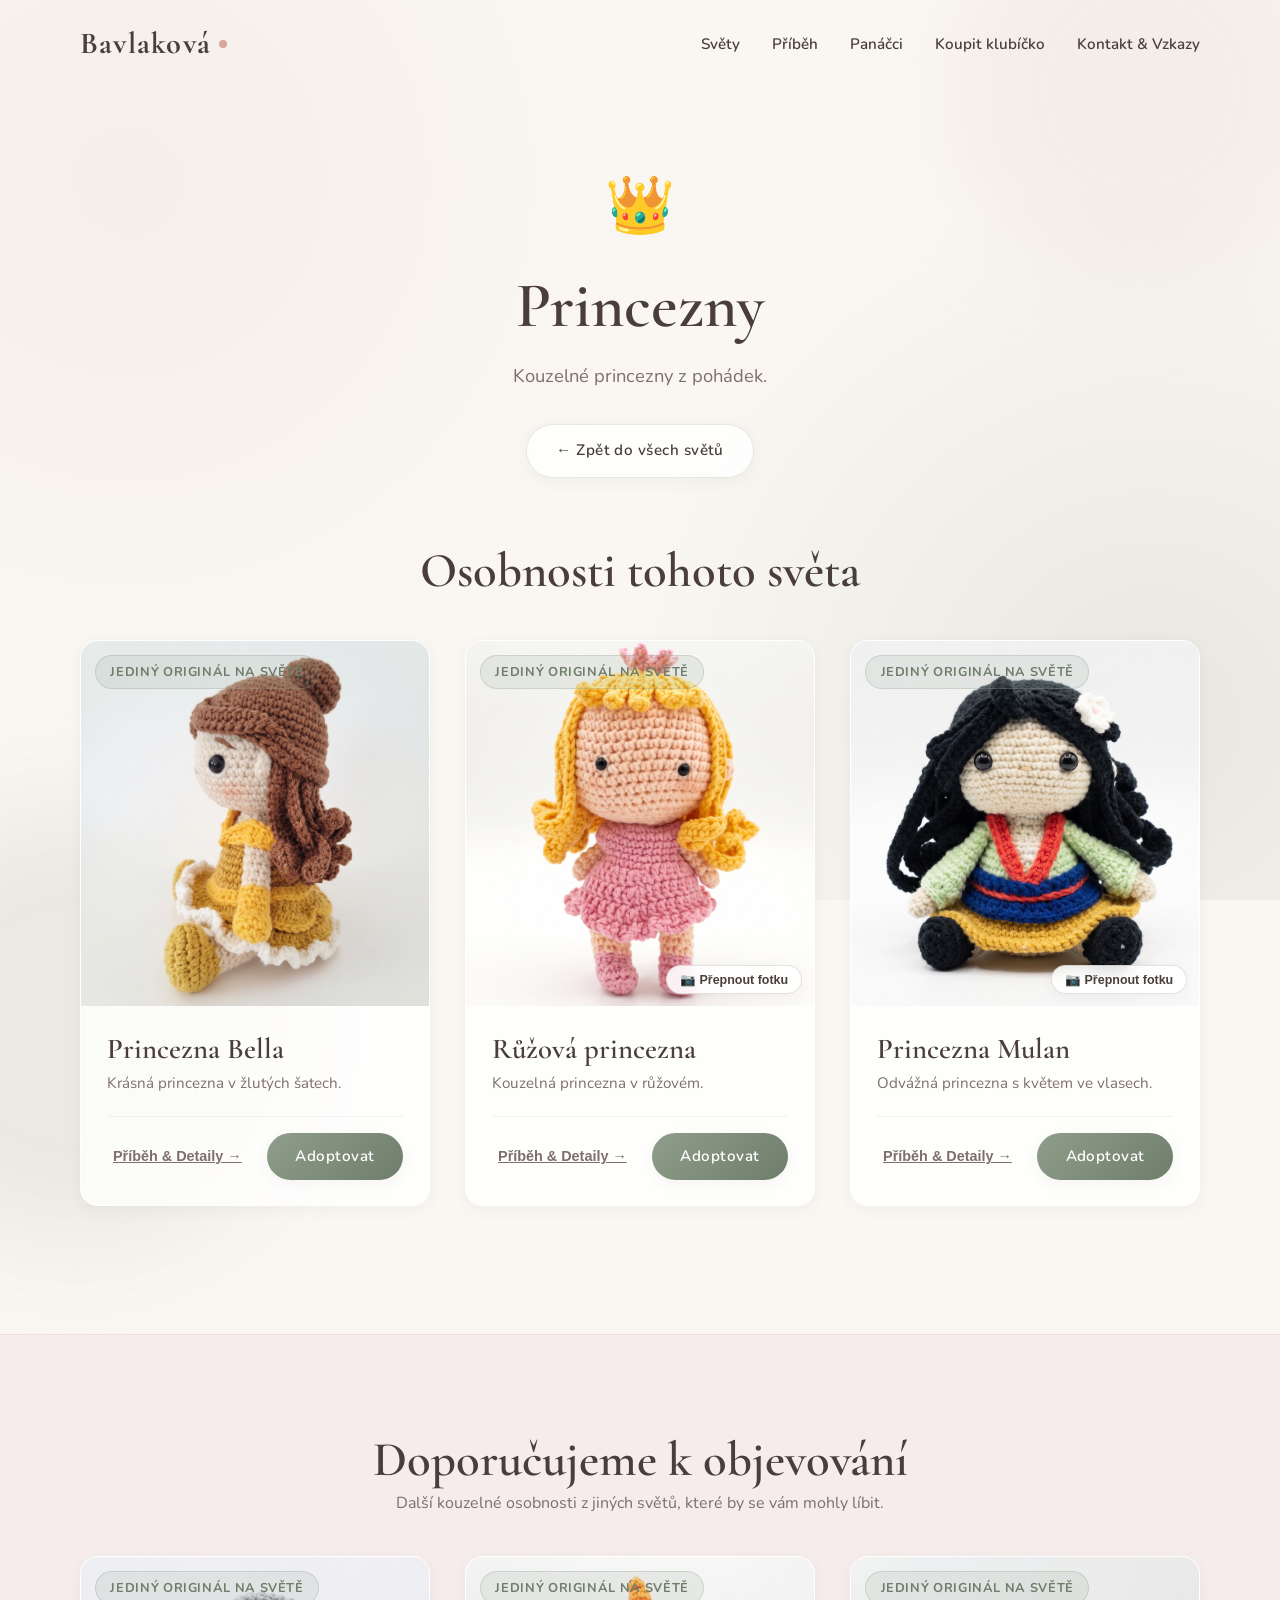
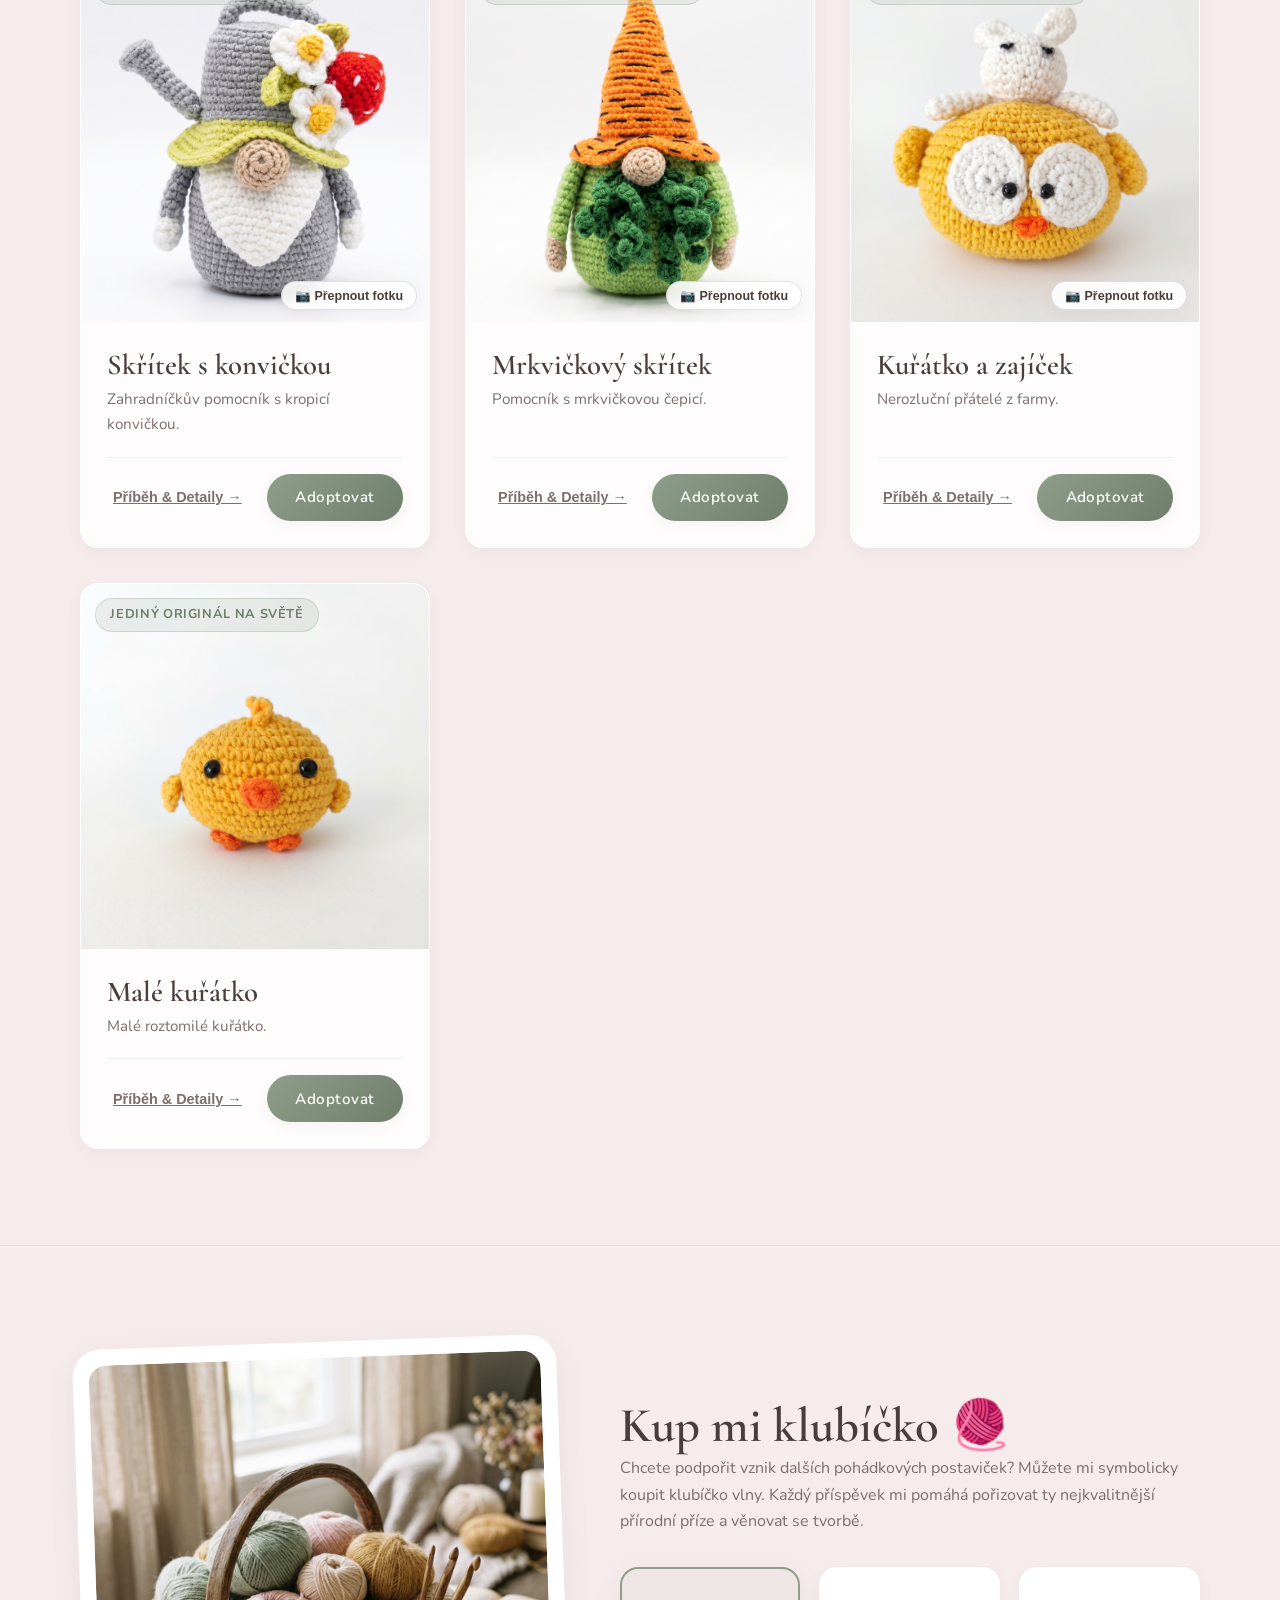
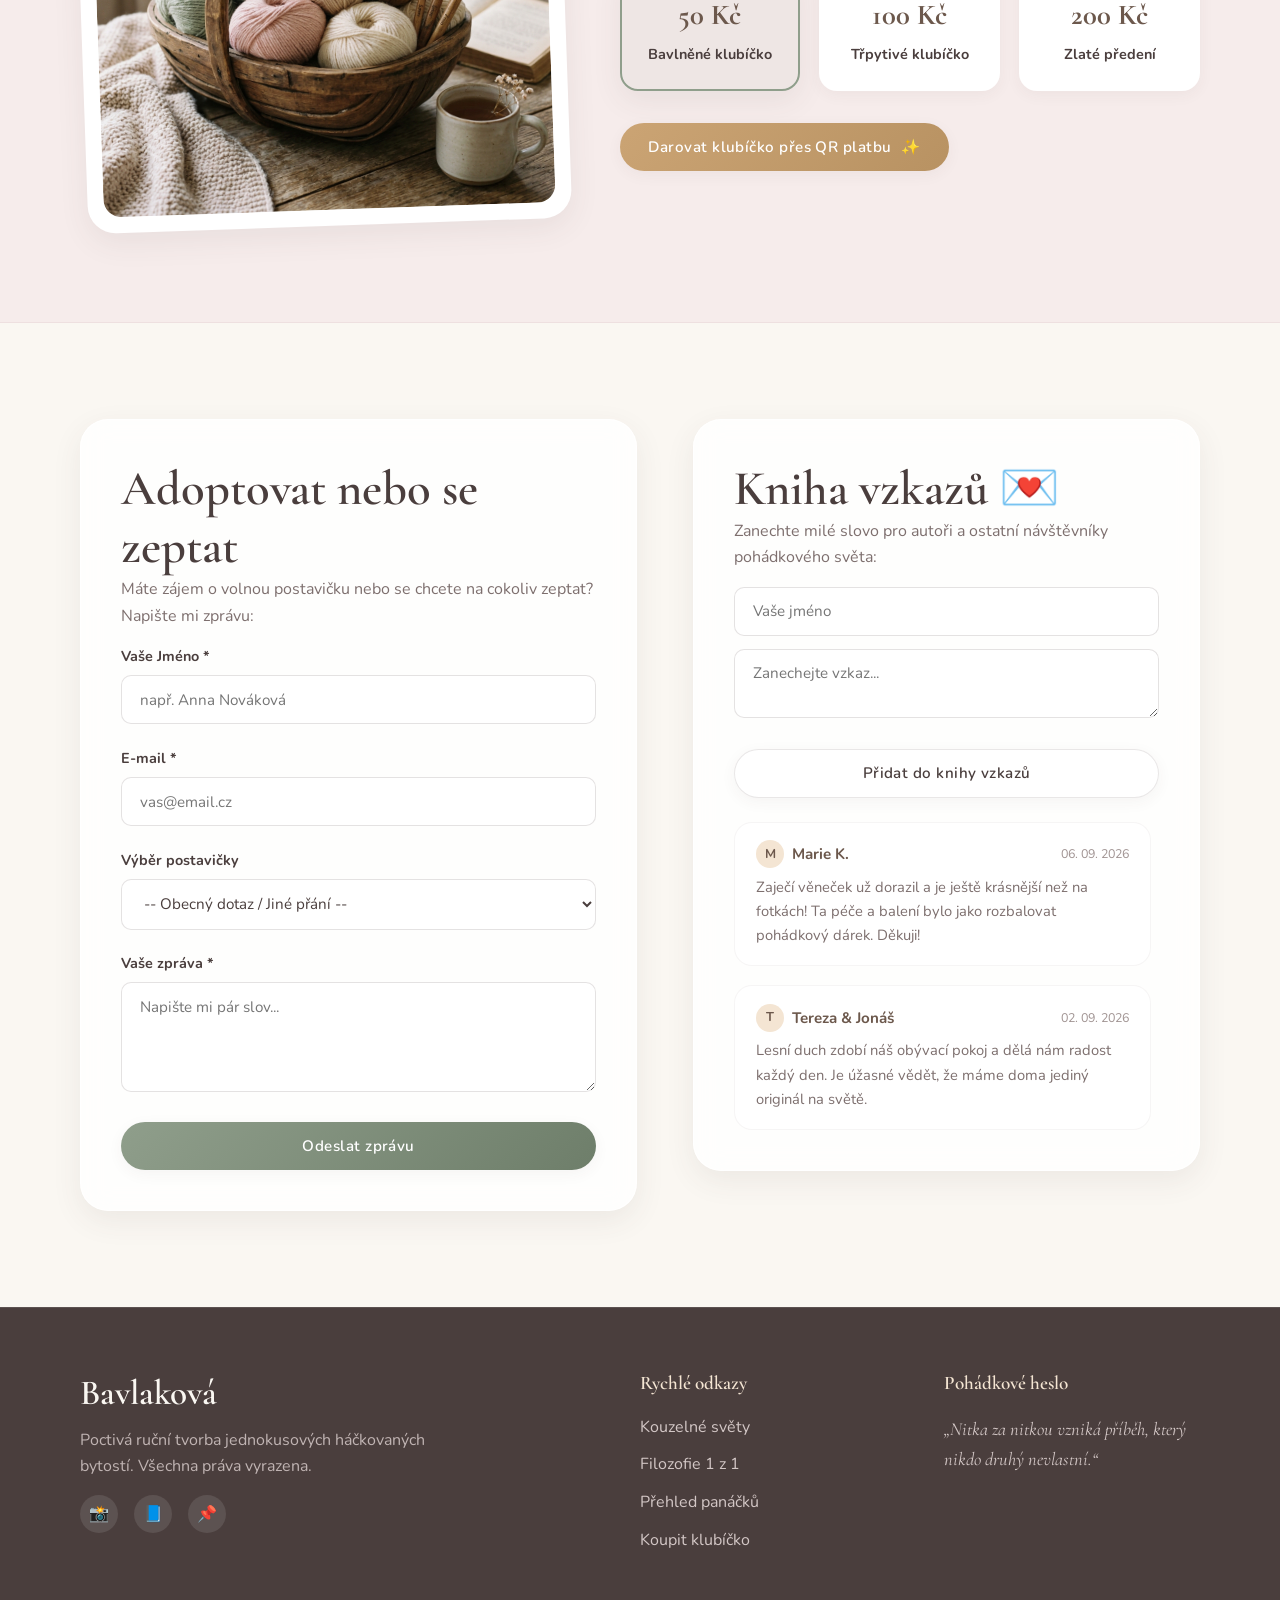
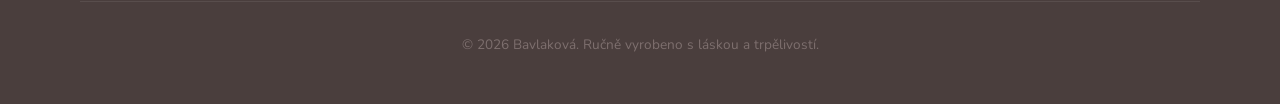
<file: princess.html>
<!DOCTYPE html>
<html lang="cs">
<head>
  <meta charset="UTF-8">
  <meta name="viewport" content="width=device-width, initial-scale=1.0">
  <title>Princezny – Bavlaková</title>
  <link rel="icon" href="data:image/svg+xml,<svg xmlns=%22http://www.w3.org/2000/svg%22 viewBox=%220 0 100 100%22><text y=%22.9em%22 font-size=%2290%22>👑</text></svg>">
  <link rel="stylesheet" href="styles.css">
</head>
<body data-page="princess">

  <div class="ambient-bubble bubble-1"></div>
  <div class="ambient-bubble bubble-2"></div>

  <header class="site-header" id="site-header">
    <div class="container header-container">
      <a href="index.html" class="logo" id="header-logo">
        Bavlaková<span class="logo-dot"></span>
      </a>
      <nav>
        <ul class="nav-menu" id="nav-menu">
          <li><a href="index.html#svety" class="nav-link">Světy</a></li>
          <li><a href="index.html#filozofie" class="nav-link">Příběh</a></li>
          <li><a href="#panacci" class="nav-link">Panáčci</a></li>
          <li><a href="#klubicko" class="nav-link">Koupit klubíčko</a></li>
          <li><a href="#kontakt" class="nav-link">Kontakt & Vzkazy</a></li>
        </ul>
      </nav>
      <button class="mobile-toggle" id="mobile-toggle" aria-label="Otevřít menu">☰</button>
    </div>
  </header>

  <main>
    <section class="worlds-section section-spacing" style="padding-bottom: 2rem; padding-top: 10rem;">
      <div class="container text-center">
        <span class="world-icon" style="font-size: 3.5rem; display:block; margin-bottom:1rem;">👑</span>
        <h1 style="font-family: var(--font-heading); margin-bottom: 1rem;">Princezny</h1>
        <p style="font-size: 1.15rem; color: var(--text-muted); max-width: 600px; margin: 0 auto;">Kouzelné princezny z pohádek.</p>
        <a href="index.html#svety" class="btn btn-secondary" style="margin-top: 2rem;">← Zpět do všech světů</a>
      </div>
    </section>

    <section class="products-section section-spacing" id="panacci" style="padding-top: 2rem;">
      <div class="container">
        <div class="products-header text-center">
          <h2 id="products-heading">Osobnosti tohoto světa</h2>
        </div>
        <div class="products-grid" id="products-grid"></div>
      </div>
    </section>

    <section class="products-section section-spacing" style="background: var(--bg-soft-rose); margin-top: 2rem; border-top: 1px solid rgba(232, 213, 213, 0.5);">
      <div class="container">
        <div class="products-header text-center">
          <h2 class="font-heading">Doporučujeme k objevování</h2>
          <p>Další kouzelné osobnosti z jiných světů, které by se vám mohly líbit.</p>
        </div>
        <div class="products-grid" id="recommended-grid"></div>
      </div>
    </section>

<!-- 6. SEKCE: "KUP MI KLUBÍČKO" (Mikropodpora tvorby) -->
    <section class="donation-section section-spacing" id="klubicko">
      <div class="container">
        <div class="donation-grid">
          <div class="donation-image-card">
            <img 
              src="images/story/klubicka.png" 
              alt="Klubíčka pro podpoření tvorby" 
              class="donation-img"
              id="donation-img"
              onerror="this.onerror=null; this.src='images/klubicka.png'"
            >
          </div>

          <div class="donation-content">
            <h2>Kup mi klubíčko 🧶</h2>
            <p>
              Chcete podpořit vznik dalších pohádkových postaviček? Můžete mi symbolicky koupit klubíčko vlny. Každý příspěvek mi pomáhá pořizovat ty nejkvalitnější přírodní příze a věnovat se tvorbě.
            </p>

            <div class="donation-options">
              <div class="donation-tile selected" data-amount="50" id="tile-50">
                <div class="donation-price">50 Kč</div>
                <div class="donation-title">Bavlněné klubíčko</div>
              </div>

              <div class="donation-tile" data-amount="100" id="tile-100">
                <div class="donation-price">100 Kč</div>
                <div class="donation-title">Třpytivé klubíčko</div>
              </div>

              <div class="donation-tile" data-amount="200" id="tile-200">
                <div class="donation-price">200 Kč</div>
                <div class="donation-title">Zlaté předení</div>
              </div>
            </div>

            <button class="btn btn-gold" id="btn-donate">
              <span>Darovat klubíčko přes QR platbu</span>
              <span>✨</span>
            </button>
          </div>
        </div>
      </div>
    </section>

    <!-- 7. KONTAKT A KNIHA VZKAZŮ -->
    <section class="contact-section section-spacing" id="kontakt">
      <div class="container">
        <div class="contact-grid">

          <!-- ADOPTION / CONTACT FORM -->
          <div class="glass-form-card">
            <h2>Adoptovat nebo se zeptat</h2>
            <p>Máte zájem o volnou postavičku nebo se chcete na cokoliv zeptat? Napište mi zprávu:</p>

            <form id="contact-form">
              <div class="form-group">
                <label for="contact-name" class="form-label">Vaše Jméno *</label>
                <input type="text" id="contact-name" class="form-input" placeholder="např. Anna Nováková" required>
              </div>

              <div class="form-group">
                <label for="contact-email" class="form-label">E-mail *</label>
                <input type="email" id="contact-email" class="form-input" placeholder="vas@email.cz" required>
              </div>

              <div class="form-group">
                <label for="contact-character" class="form-label">Výběr postavičky</label>
                <select id="contact-character" class="form-select">
                  <option value="obecny">-- Obecný dotaz / Jiné přání --</option>
                  <option value="Vánoční věneček">Vánoční věneček (Volný originál)</option>
                  <option value="Pudinková holčička">Pudinková holčička (Volný originál)</option>
                  <option value="Malý sobík">Malý sobík (Volný originál)</option>
                  <option value="Sněhuláček">Sněhuláček (Volný originál)</option>
                  <option value="Zaječí věneček">Zaječí věneček (Volný originál)</option>
                  <option value="Bílý zajíček">Bílý zajíček (Volný originál)</option>
                  <option value="Jahůdkový skřítek">Jahůdkový skřítek (Volný originál)</option>
                  <option value="Skřítek s konvičkou">Skřítek s konvičkou (Volný originál)</option>
                  <option value="Malé prasátko">Malé prasátko (Volný originál)</option>
                  <option value="Prasátko baletka">Prasátko baletka (Volný originál)</option>
                  <option value="Princezna Mulan">Princezna Mulan (Volný originál)</option>
                  <option value="Lesní duch">Lesní duch (Volný originál)</option>
                  <option value="Konvalinková víla">Konvalinková víla (Volný originál)</option>
                  <option value="Růžový ptáček">Růžový ptáček (Volný originál)</option>
                  <option value="Včelí královnička">Včelí královnička (Volný originál)</option>
                  <option value="Kopretinový skřítek">Kopretinový skřítek (Volný originál)</option>
                  <option value="Maličký kopretinový skřítek">Maličký kopretinový skřítek (Volný originál)</option>
                  <option value="Malá žabka">Malá žabka (Volný originál)</option>
                  <option value="Mrkvičkový skřítek">Mrkvičkový skřítek (Volný originál)</option>
                  <option value="Žabák s muchomůrkou">Žabák s muchomůrkou (Volný originál)</option>
                  <option value="Žabák u velké muchomůrky">Žabák u velké muchomůrky (Volný originál)</option>
                  <option value="Skřítek růžového kvítku">Skřítek růžového kvítku (Volný originál)</option>
                  <option value="Růžová muchomůrka">Růžová muchomůrka (Volný originál)</option>
                </select>
              </div>

              <div class="form-group">
                <label for="contact-message" class="form-label">Vaše zpráva *</label>
                <textarea id="contact-message" class="form-textarea" rows="4" placeholder="Napište mi pár slov..." required></textarea>
              </div>

              <button type="submit" class="btn btn-primary" id="btn-submit-contact" style="width: 100%;">
                Odeslat zprávu
              </button>
            </form>
          </div>

          <!-- GUESTBOOK (KNIHA VZKAZŮ) -->
          <div class="guestbook-card">
            <h2>Kniha vzkazů 💌</h2>
            <p>Zanechte milé slovo pro autoři a ostatní návštěvníky pohádkového světa:</p>

            <form id="guestbook-form" style="margin-bottom: 1.5rem;">
              <div class="form-group">
                <input type="text" id="gb-author" class="form-input" placeholder="Vaše jméno" required style="margin-bottom: 0.8rem;">
                <textarea id="gb-text" class="form-textarea" rows="2" placeholder="Zanechejte vzkaz..." required></textarea>
              </div>
              <button type="submit" class="btn btn-secondary" id="btn-submit-gb" style="width: 100%;">
                Přidat do knihy vzkazů
              </button>
            </form>

            <div class="comments-list" id="comments-list">
              <!-- Rendered comments -->
            </div>
          </div>

        </div>
      </div>
    </section>
  </main>

  <!-- 8. FOOTER -->
  <footer class="site-footer">
    <div class="container">
      <div class="footer-grid">
        <div class="footer-brand">
          <h3>Bavlaková</h3>
          <p>
            Poctivá ruční tvorba jednokusových háčkovaných bytostí. Všechna práva vyrazena.
          </p>
          <div class="social-links">
            <a href="#" class="social-icon" aria-label="Instagram">📸</a>
            <a href="#" class="social-icon" aria-label="Facebook">📘</a>
            <a href="#" class="social-icon" aria-label="Pinterest">📌</a>
          </div>
        </div>

        <div class="footer-links">
          <h4>Rychlé odkazy</h4>
          <ul class="footer-nav">
            <li><a href="index.html#svety">Kouzelné světy</a></li>
            <li><a href="index.html#filozofie">Filozofie 1 z 1</a></li>
            <li><a href="index.html#panacci">Přehled panáčků</a></li>
            <li><a href="#klubicko">Koupit klubíčko</a></li>
          </ul>
        </div>

        <div class="footer-links">
          <h4>Pohádkové heslo</h4>
          <p style="font-family: var(--font-heading); font-style: italic; font-size: 1.15rem; color: #D3C7C6;">
            „Nitka za nitkou vzniká příběh, který nikdo druhý nevlastní.“
          </p>
        </div>
      </div>

      <div class="footer-bottom">
        <p>© <span id="current-year">2026</span> Bavlaková. Ručně vyrobeno s láskou a trpělivostí.</p>
      </div>
    </div>
  </footer>

  <!-- MODAL: DETAILED STORY VIEW -->
  <div class="modal-overlay" id="story-modal" aria-hidden="true">
    <div class="modal-content">
      <button class="modal-close" id="modal-close-story">✕</button>
      <div id="modal-story-body">
        <!-- Injected story details -->
      </div>
    </div>
  </div>

  <!-- MODAL: QR PAYMENT DONATION -->
  <div class="modal-overlay" id="qr-modal" aria-hidden="true">
    <div class="modal-content text-center">
      <button class="modal-close" id="modal-close-qr">✕</button>
      <h3 class="font-heading">Děkuji za podporu! 🧶</h3>
      <p id="qr-modal-desc">Podpora tvorby částkou <strong id="qr-amount-text">50 Kč</strong></p>
      
      <div class="qr-container">
        <div class="qr-placeholder">
          <!-- Simple simulated QR SVG -->
          <svg width="150" height="150" viewBox="0 0 100 100" fill="#4A3E3D">
            <rect width="100" height="100" fill="#FFFFFF"/>
            <path d="M10 10h30v30h-30zM15 15v20h20v-20zM22 22h6v6h-6zM60 10h30v30h-30zM65 15v20h20v-20zM72 22h6v6h-6zM10 60h30v30h-30zM15 65v20h20v-20zM22 72h6v6h-6zM50 50h10v10h-10zM70 50h20v10h-20zM50 70h15v20h-15zM75 75h15v15h-15z"/>
          </svg>
        </div>
        <p style="font-size: 0.85rem; color: var(--text-muted);">Naskenujte ve své bankovní aplikaci</p>
      </div>

      <button class="btn btn-primary" id="btn-qr-confirm">
        Mám zaplaceno, děkuji! ❤️
      </button>
    </div>
  </div>

  <!-- Main JavaScript File -->
  <script src="app.js"></script>
</body>
</html>
</file>
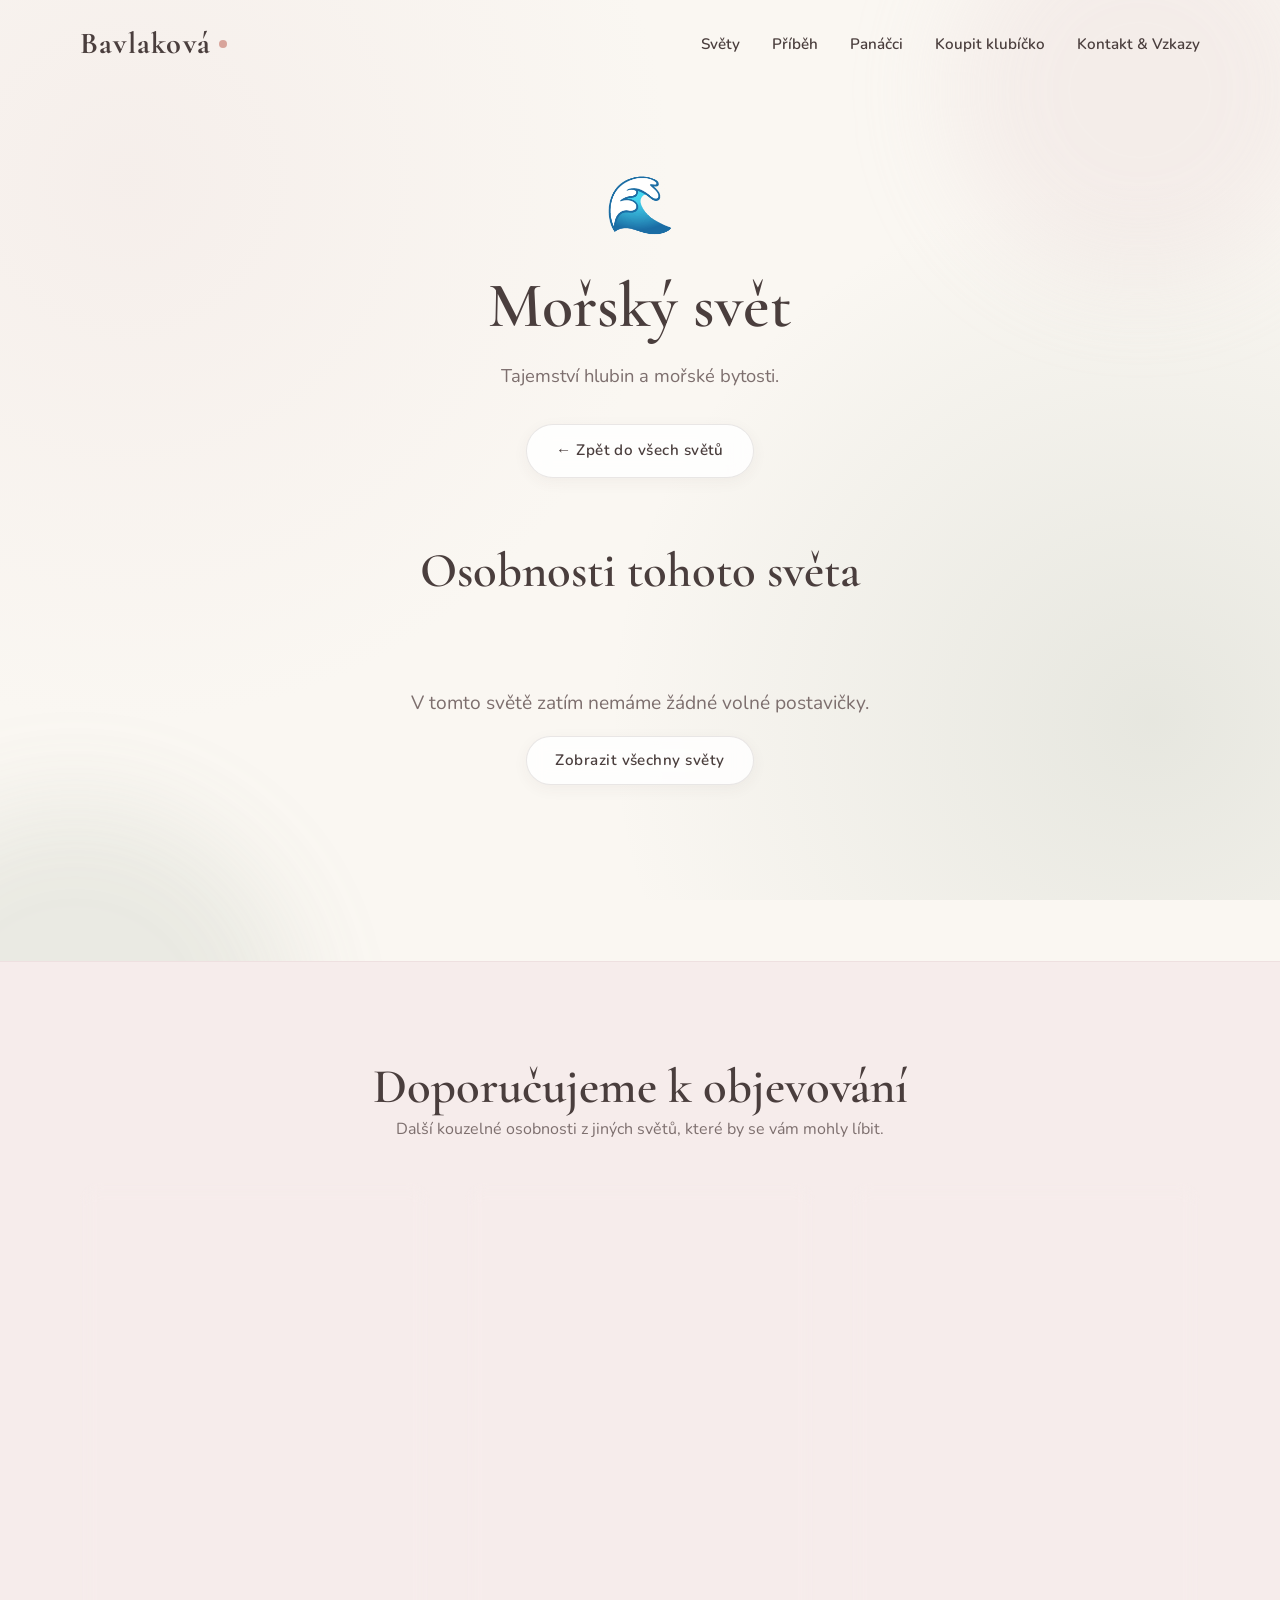
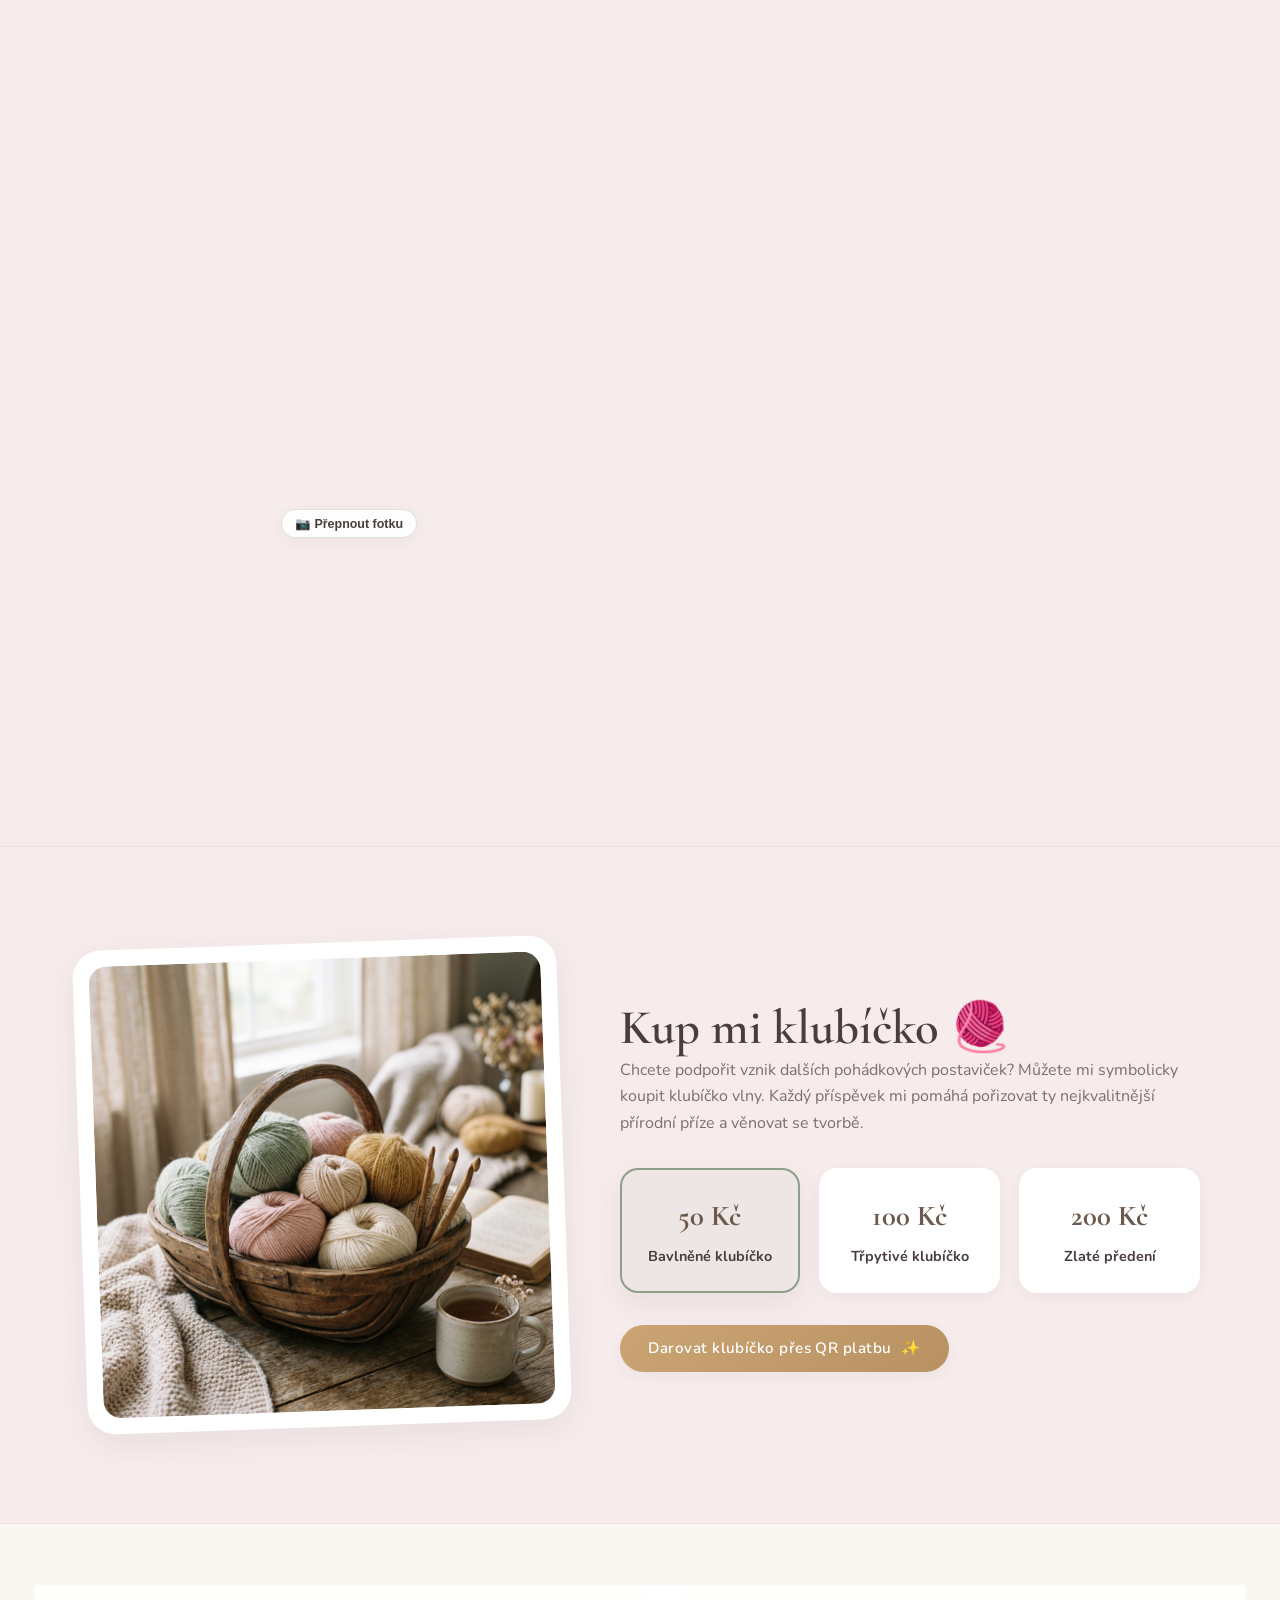
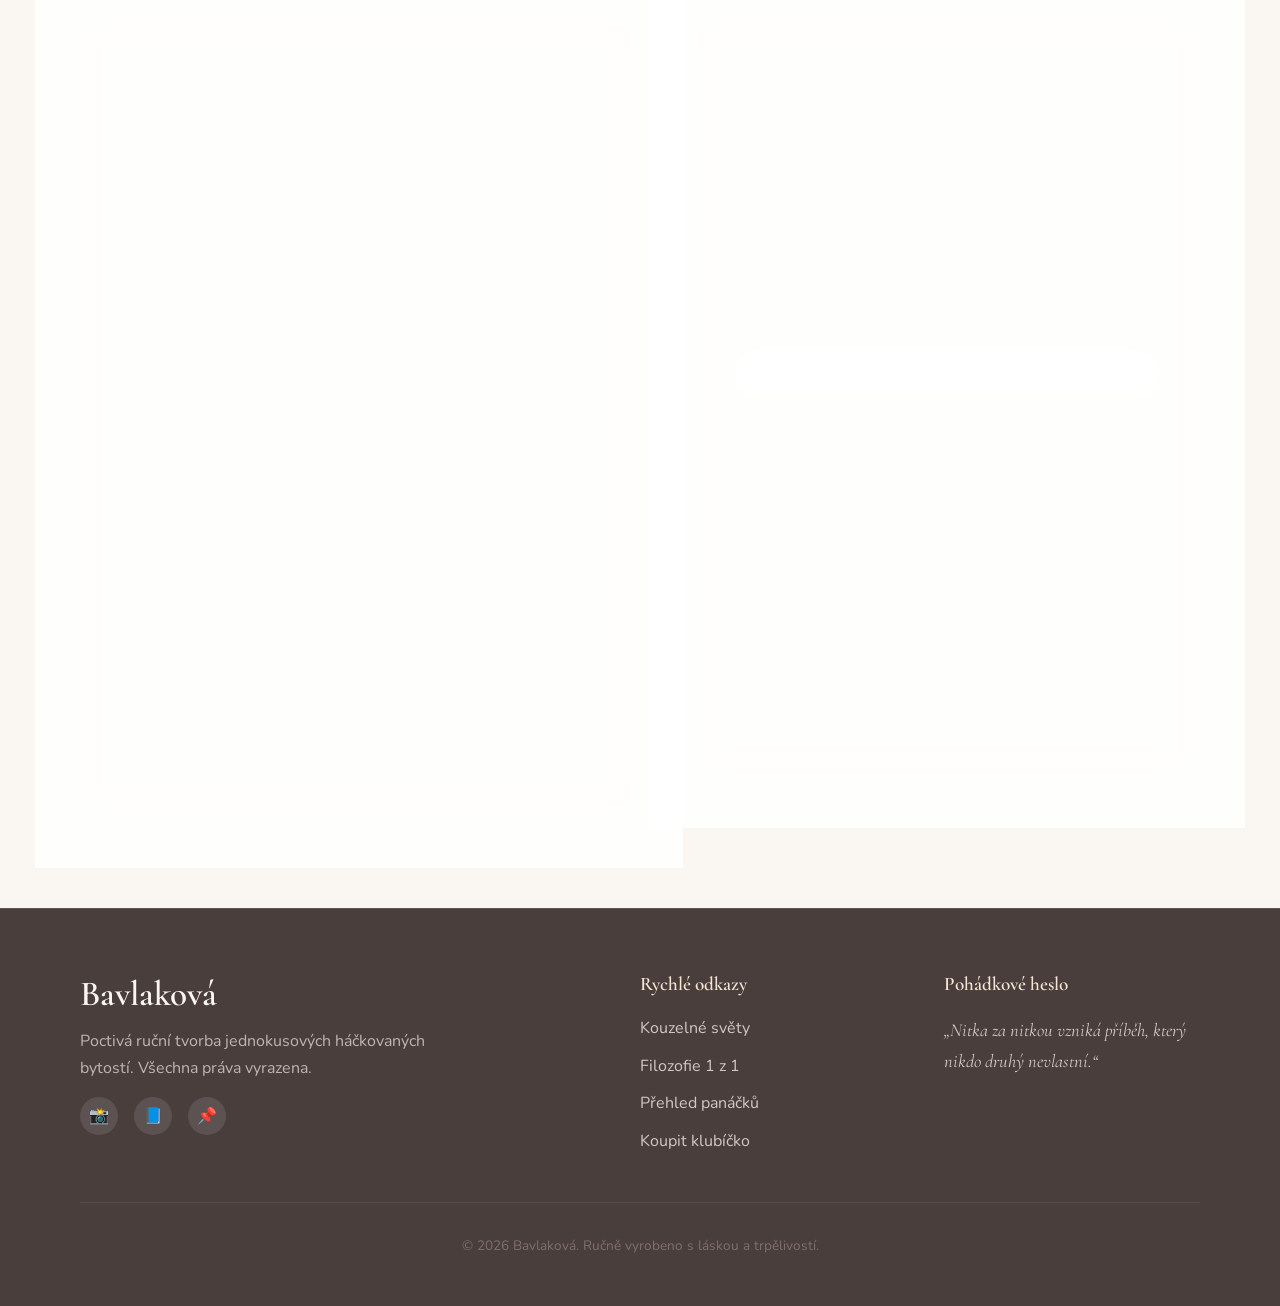
<file: sea.html>
<!DOCTYPE html>
<html lang="cs">
<head>
  <meta charset="UTF-8">
  <meta name="viewport" content="width=device-width, initial-scale=1.0">
  <title>Mořský svět – Bavlaková</title>
  <link rel="icon" href="data:image/svg+xml,<svg xmlns=%22http://www.w3.org/2000/svg%22 viewBox=%220 0 100 100%22><text y=%22.9em%22 font-size=%2290%22>🌊</text></svg>">
  <link rel="stylesheet" href="styles.css">
</head>
<body data-page="sea">

  <div class="ambient-bubble bubble-1"></div>
  <div class="ambient-bubble bubble-2"></div>

  <header class="site-header" id="site-header">
    <div class="container header-container">
      <a href="index.html" class="logo" id="header-logo">
        Bavlaková<span class="logo-dot"></span>
      </a>
      <nav>
        <ul class="nav-menu" id="nav-menu">
          <li><a href="index.html#svety" class="nav-link">Světy</a></li>
          <li><a href="index.html#filozofie" class="nav-link">Příběh</a></li>
          <li><a href="#panacci" class="nav-link">Panáčci</a></li>
          <li><a href="#klubicko" class="nav-link">Koupit klubíčko</a></li>
          <li><a href="#kontakt" class="nav-link">Kontakt & Vzkazy</a></li>
        </ul>
      </nav>
      <button class="mobile-toggle" id="mobile-toggle" aria-label="Otevřít menu">☰</button>
    </div>
  </header>

  <main>
    <section class="worlds-section section-spacing" style="padding-bottom: 2rem; padding-top: 10rem;">
      <div class="container text-center">
        <span class="world-icon" style="font-size: 3.5rem; display:block; margin-bottom:1rem;">🌊</span>
        <h1 style="font-family: var(--font-heading); margin-bottom: 1rem;">Mořský svět</h1>
        <p style="font-size: 1.15rem; color: var(--text-muted); max-width: 600px; margin: 0 auto;">Tajemství hlubin a mořské bytosti.</p>
        <a href="index.html#svety" class="btn btn-secondary" style="margin-top: 2rem;">← Zpět do všech světů</a>
      </div>
    </section>

    <section class="products-section section-spacing" id="panacci" style="padding-top: 2rem;">
      <div class="container">
        <div class="products-header text-center">
          <h2 id="products-heading">Osobnosti tohoto světa</h2>
        </div>
        <div class="products-grid" id="products-grid"></div>
      </div>
    </section>

    <section class="products-section section-spacing" style="background: var(--bg-soft-rose); margin-top: 2rem; border-top: 1px solid rgba(232, 213, 213, 0.5);">
      <div class="container">
        <div class="products-header text-center">
          <h2 class="font-heading">Doporučujeme k objevování</h2>
          <p>Další kouzelné osobnosti z jiných světů, které by se vám mohly líbit.</p>
        </div>
        <div class="products-grid" id="recommended-grid"></div>
      </div>
    </section>

<!-- 6. SEKCE: "KUP MI KLUBÍČKO" (Mikropodpora tvorby) -->
    <section class="donation-section section-spacing" id="klubicko">
      <div class="container">
        <div class="donation-grid">
          <div class="donation-image-card">
            <img 
              src="images/story/klubicka.png" 
              alt="Klubíčka pro podpoření tvorby" 
              class="donation-img"
              id="donation-img"
              onerror="this.onerror=null; this.src='images/klubicka.png'"
            >
          </div>

          <div class="donation-content">
            <h2>Kup mi klubíčko 🧶</h2>
            <p>
              Chcete podpořit vznik dalších pohádkových postaviček? Můžete mi symbolicky koupit klubíčko vlny. Každý příspěvek mi pomáhá pořizovat ty nejkvalitnější přírodní příze a věnovat se tvorbě.
            </p>

            <div class="donation-options">
              <div class="donation-tile selected" data-amount="50" id="tile-50">
                <div class="donation-price">50 Kč</div>
                <div class="donation-title">Bavlněné klubíčko</div>
              </div>

              <div class="donation-tile" data-amount="100" id="tile-100">
                <div class="donation-price">100 Kč</div>
                <div class="donation-title">Třpytivé klubíčko</div>
              </div>

              <div class="donation-tile" data-amount="200" id="tile-200">
                <div class="donation-price">200 Kč</div>
                <div class="donation-title">Zlaté předení</div>
              </div>
            </div>

            <button class="btn btn-gold" id="btn-donate">
              <span>Darovat klubíčko přes QR platbu</span>
              <span>✨</span>
            </button>
          </div>
        </div>
      </div>
    </section>

    <!-- 7. KONTAKT A KNIHA VZKAZŮ -->
    <section class="contact-section section-spacing" id="kontakt">
      <div class="container">
        <div class="contact-grid">

          <!-- ADOPTION / CONTACT FORM -->
          <div class="glass-form-card">
            <h2>Adoptovat nebo se zeptat</h2>
            <p>Máte zájem o volnou postavičku nebo se chcete na cokoliv zeptat? Napište mi zprávu:</p>

            <form id="contact-form">
              <div class="form-group">
                <label for="contact-name" class="form-label">Vaše Jméno *</label>
                <input type="text" id="contact-name" class="form-input" placeholder="např. Anna Nováková" required>
              </div>

              <div class="form-group">
                <label for="contact-email" class="form-label">E-mail *</label>
                <input type="email" id="contact-email" class="form-input" placeholder="vas@email.cz" required>
              </div>

              <div class="form-group">
                <label for="contact-character" class="form-label">Výběr postavičky</label>
                <select id="contact-character" class="form-select">
                  <option value="obecny">-- Obecný dotaz / Jiné přání --</option>
                  <option value="Vánoční věneček">Vánoční věneček (Volný originál)</option>
                  <option value="Pudinková holčička">Pudinková holčička (Volný originál)</option>
                  <option value="Malý sobík">Malý sobík (Volný originál)</option>
                  <option value="Sněhuláček">Sněhuláček (Volný originál)</option>
                  <option value="Zaječí věneček">Zaječí věneček (Volný originál)</option>
                  <option value="Bílý zajíček">Bílý zajíček (Volný originál)</option>
                  <option value="Jahůdkový skřítek">Jahůdkový skřítek (Volný originál)</option>
                  <option value="Skřítek s konvičkou">Skřítek s konvičkou (Volný originál)</option>
                  <option value="Malé prasátko">Malé prasátko (Volný originál)</option>
                  <option value="Prasátko baletka">Prasátko baletka (Volný originál)</option>
                  <option value="Princezna Mulan">Princezna Mulan (Volný originál)</option>
                  <option value="Lesní duch">Lesní duch (Volný originál)</option>
                  <option value="Konvalinková víla">Konvalinková víla (Volný originál)</option>
                  <option value="Růžový ptáček">Růžový ptáček (Volný originál)</option>
                  <option value="Včelí královnička">Včelí královnička (Volný originál)</option>
                  <option value="Kopretinový skřítek">Kopretinový skřítek (Volný originál)</option>
                  <option value="Maličký kopretinový skřítek">Maličký kopretinový skřítek (Volný originál)</option>
                  <option value="Malá žabka">Malá žabka (Volný originál)</option>
                  <option value="Mrkvičkový skřítek">Mrkvičkový skřítek (Volný originál)</option>
                  <option value="Žabák s muchomůrkou">Žabák s muchomůrkou (Volný originál)</option>
                  <option value="Žabák u velké muchomůrky">Žabák u velké muchomůrky (Volný originál)</option>
                  <option value="Skřítek růžového kvítku">Skřítek růžového kvítku (Volný originál)</option>
                  <option value="Růžová muchomůrka">Růžová muchomůrka (Volný originál)</option>
                </select>
              </div>

              <div class="form-group">
                <label for="contact-message" class="form-label">Vaše zpráva *</label>
                <textarea id="contact-message" class="form-textarea" rows="4" placeholder="Napište mi pár slov..." required></textarea>
              </div>

              <button type="submit" class="btn btn-primary" id="btn-submit-contact" style="width: 100%;">
                Odeslat zprávu
              </button>
            </form>
          </div>

          <!-- GUESTBOOK (KNIHA VZKAZŮ) -->
          <div class="guestbook-card">
            <h2>Kniha vzkazů 💌</h2>
            <p>Zanechte milé slovo pro autoři a ostatní návštěvníky pohádkového světa:</p>

            <form id="guestbook-form" style="margin-bottom: 1.5rem;">
              <div class="form-group">
                <input type="text" id="gb-author" class="form-input" placeholder="Vaše jméno" required style="margin-bottom: 0.8rem;">
                <textarea id="gb-text" class="form-textarea" rows="2" placeholder="Zanechejte vzkaz..." required></textarea>
              </div>
              <button type="submit" class="btn btn-secondary" id="btn-submit-gb" style="width: 100%;">
                Přidat do knihy vzkazů
              </button>
            </form>

            <div class="comments-list" id="comments-list">
              <!-- Rendered comments -->
            </div>
          </div>

        </div>
      </div>
    </section>
  </main>

  <!-- 8. FOOTER -->
  <footer class="site-footer">
    <div class="container">
      <div class="footer-grid">
        <div class="footer-brand">
          <h3>Bavlaková</h3>
          <p>
            Poctivá ruční tvorba jednokusových háčkovaných bytostí. Všechna práva vyrazena.
          </p>
          <div class="social-links">
            <a href="#" class="social-icon" aria-label="Instagram">📸</a>
            <a href="#" class="social-icon" aria-label="Facebook">📘</a>
            <a href="#" class="social-icon" aria-label="Pinterest">📌</a>
          </div>
        </div>

        <div class="footer-links">
          <h4>Rychlé odkazy</h4>
          <ul class="footer-nav">
            <li><a href="index.html#svety">Kouzelné světy</a></li>
            <li><a href="index.html#filozofie">Filozofie 1 z 1</a></li>
            <li><a href="index.html#panacci">Přehled panáčků</a></li>
            <li><a href="#klubicko">Koupit klubíčko</a></li>
          </ul>
        </div>

        <div class="footer-links">
          <h4>Pohádkové heslo</h4>
          <p style="font-family: var(--font-heading); font-style: italic; font-size: 1.15rem; color: #D3C7C6;">
            „Nitka za nitkou vzniká příběh, který nikdo druhý nevlastní.“
          </p>
        </div>
      </div>

      <div class="footer-bottom">
        <p>© <span id="current-year">2026</span> Bavlaková. Ručně vyrobeno s láskou a trpělivostí.</p>
      </div>
    </div>
  </footer>

  <!-- MODAL: DETAILED STORY VIEW -->
  <div class="modal-overlay" id="story-modal" aria-hidden="true">
    <div class="modal-content">
      <button class="modal-close" id="modal-close-story">✕</button>
      <div id="modal-story-body">
        <!-- Injected story details -->
      </div>
    </div>
  </div>

  <!-- MODAL: QR PAYMENT DONATION -->
  <div class="modal-overlay" id="qr-modal" aria-hidden="true">
    <div class="modal-content text-center">
      <button class="modal-close" id="modal-close-qr">✕</button>
      <h3 class="font-heading">Děkuji za podporu! 🧶</h3>
      <p id="qr-modal-desc">Podpora tvorby částkou <strong id="qr-amount-text">50 Kč</strong></p>
      
      <div class="qr-container">
        <div class="qr-placeholder">
          <!-- Simple simulated QR SVG -->
          <svg width="150" height="150" viewBox="0 0 100 100" fill="#4A3E3D">
            <rect width="100" height="100" fill="#FFFFFF"/>
            <path d="M10 10h30v30h-30zM15 15v20h20v-20zM22 22h6v6h-6zM60 10h30v30h-30zM65 15v20h20v-20zM72 22h6v6h-6zM10 60h30v30h-30zM15 65v20h20v-20zM22 72h6v6h-6zM50 50h10v10h-10zM70 50h20v10h-20zM50 70h15v20h-15zM75 75h15v15h-15z"/>
          </svg>
        </div>
        <p style="font-size: 0.85rem; color: var(--text-muted);">Naskenujte ve své bankovní aplikaci</p>
      </div>

      <button class="btn btn-primary" id="btn-qr-confirm">
        Mám zaplaceno, děkuji! ❤️
      </button>
    </div>
  </div>

  <!-- Main JavaScript File -->
  <script src="app.js"></script>
</body>
</html>
</file>
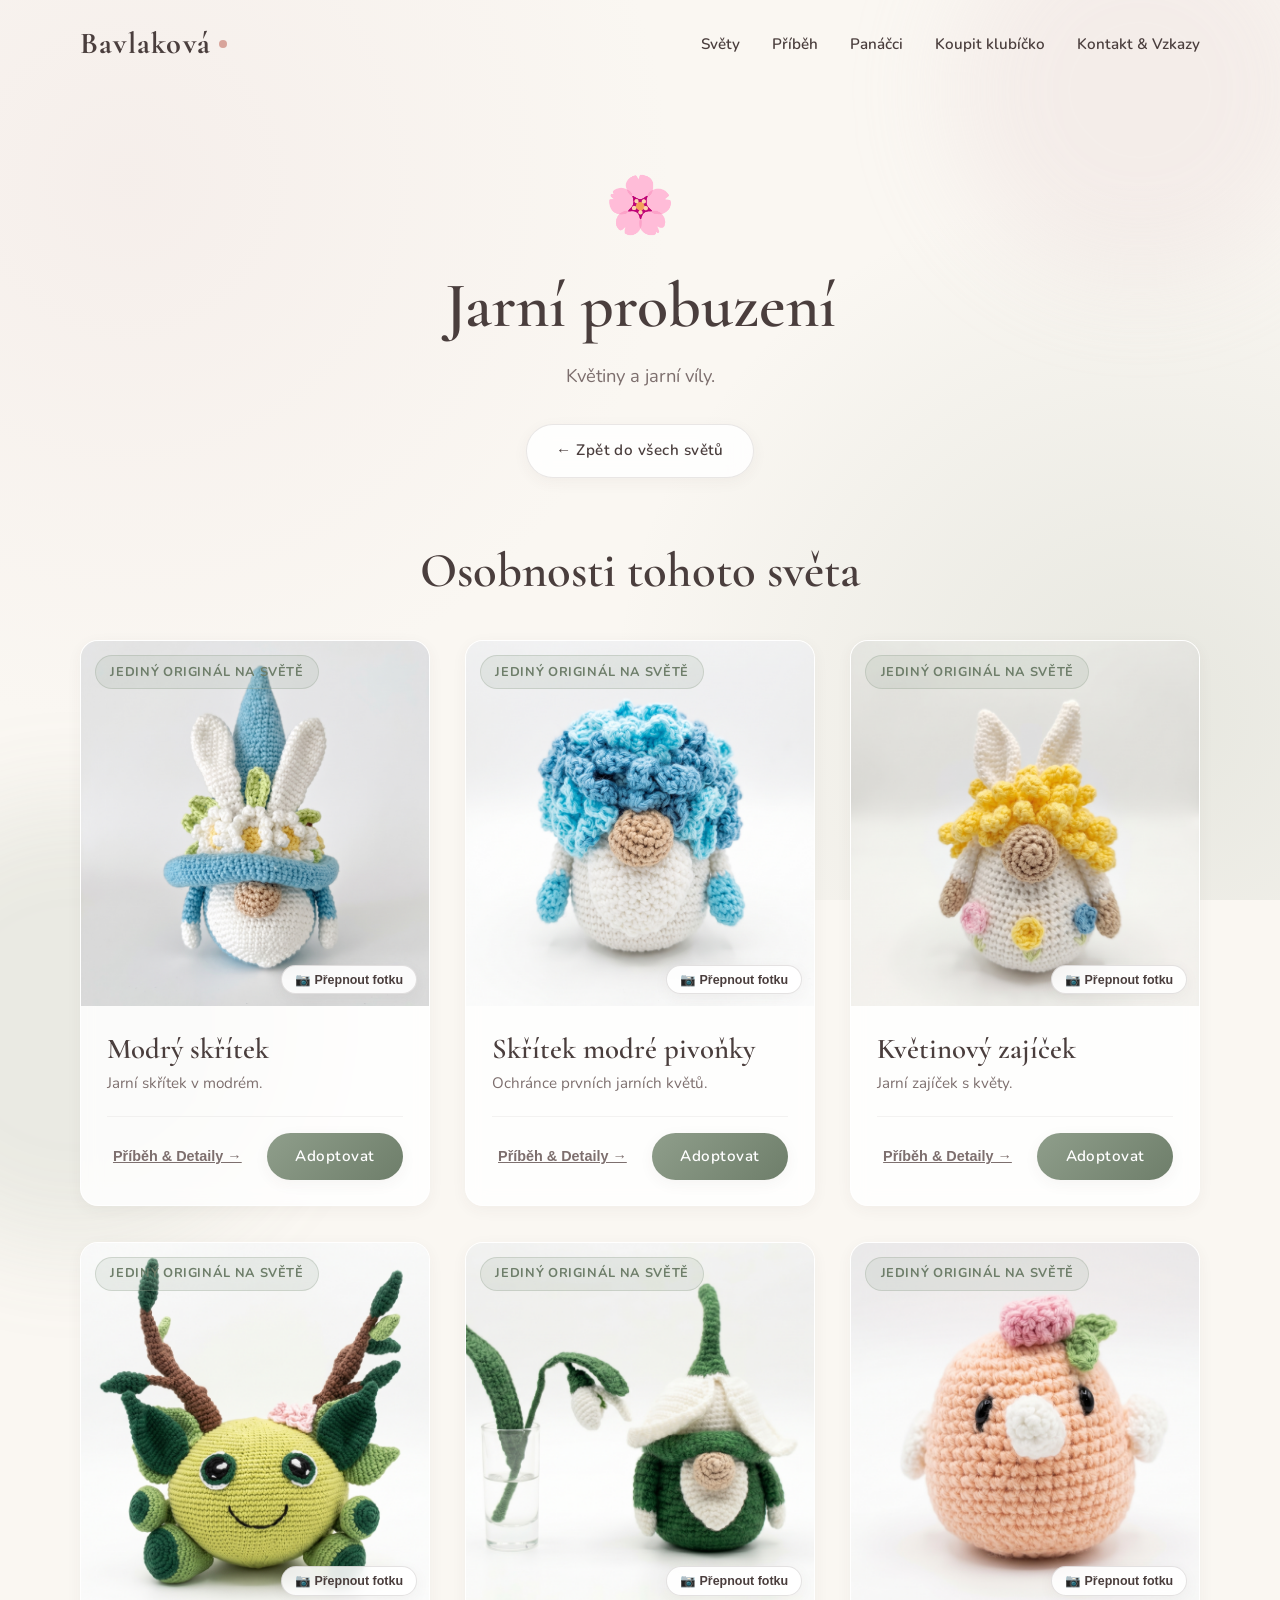
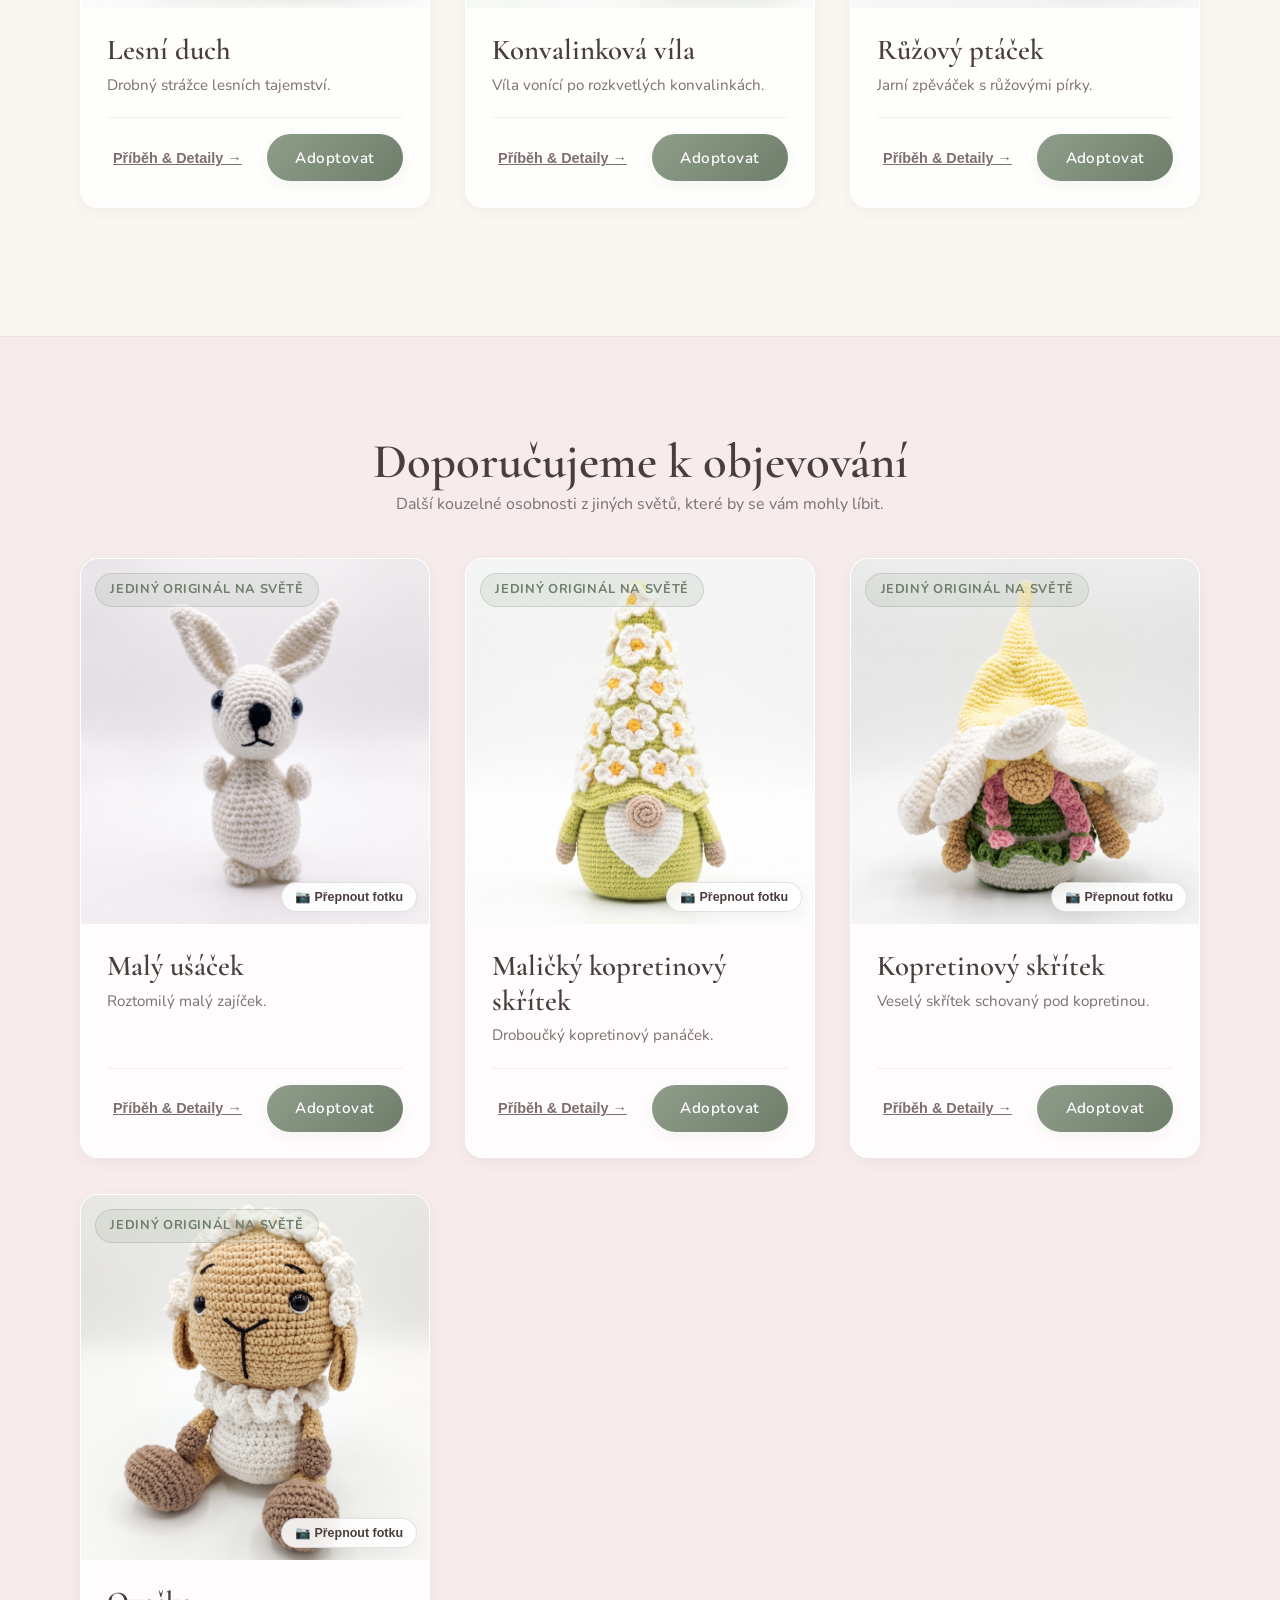
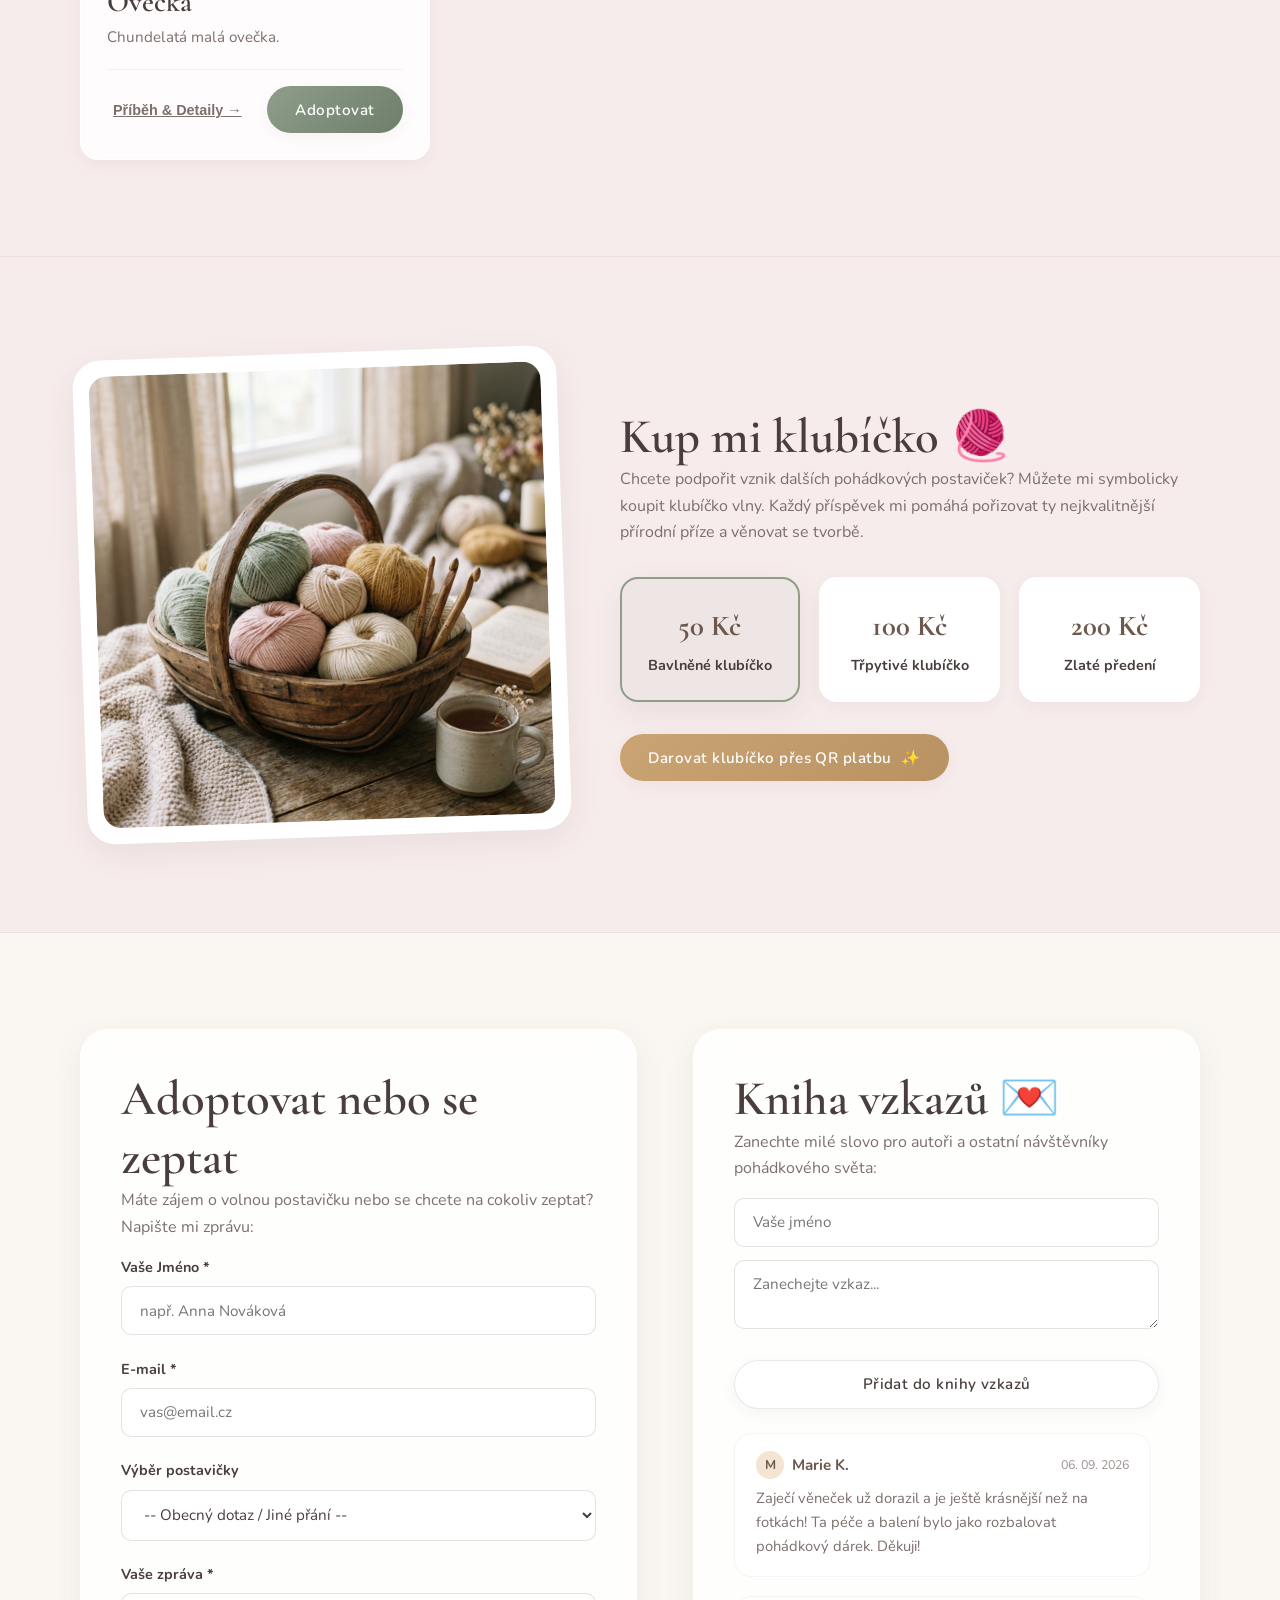
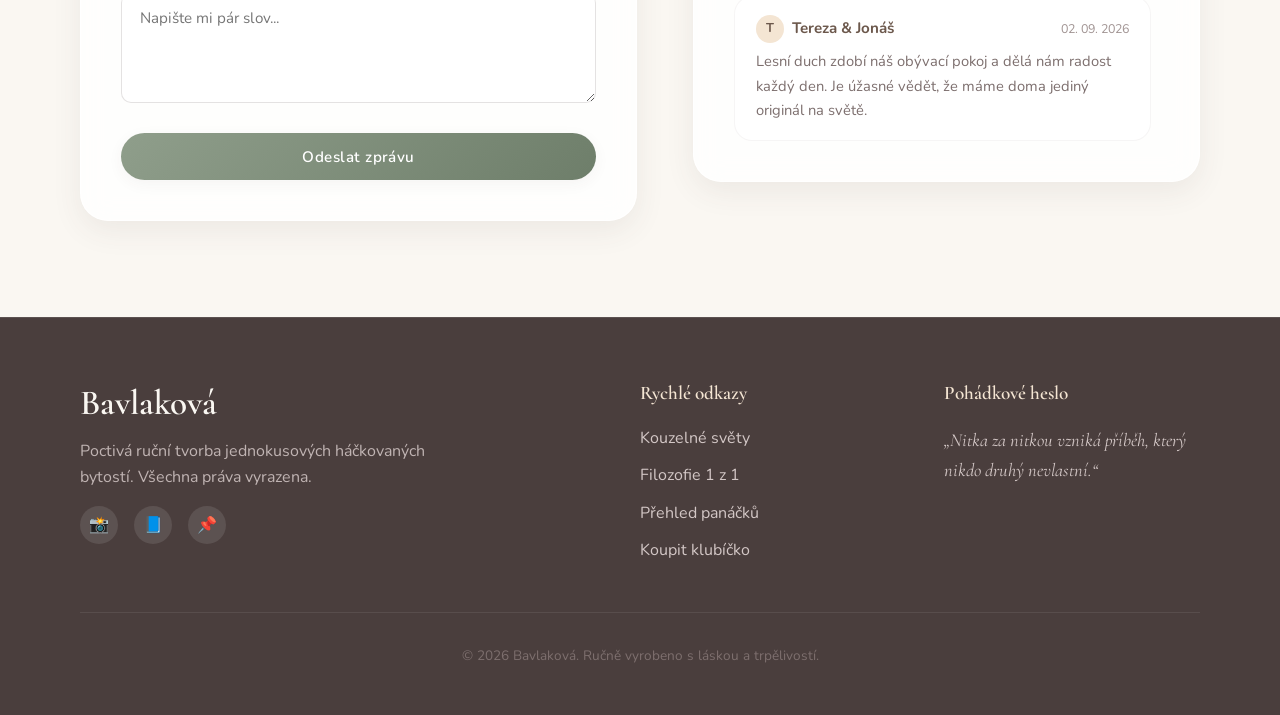
<file: spring.html>
<!DOCTYPE html>
<html lang="cs">
<head>
  <meta charset="UTF-8">
  <meta name="viewport" content="width=device-width, initial-scale=1.0">
  <title>Jarní probuzení – Bavlaková</title>
  <link rel="icon" href="data:image/svg+xml,<svg xmlns=%22http://www.w3.org/2000/svg%22 viewBox=%220 0 100 100%22><text y=%22.9em%22 font-size=%2290%22>🌸</text></svg>">
  <link rel="stylesheet" href="styles.css">
</head>
<body data-page="spring">

  <div class="ambient-bubble bubble-1"></div>
  <div class="ambient-bubble bubble-2"></div>

  <header class="site-header" id="site-header">
    <div class="container header-container">
      <a href="index.html" class="logo" id="header-logo">
        Bavlaková<span class="logo-dot"></span>
      </a>
      <nav>
        <ul class="nav-menu" id="nav-menu">
          <li><a href="index.html#svety" class="nav-link">Světy</a></li>
          <li><a href="index.html#filozofie" class="nav-link">Příběh</a></li>
          <li><a href="#panacci" class="nav-link">Panáčci</a></li>
          <li><a href="#klubicko" class="nav-link">Koupit klubíčko</a></li>
          <li><a href="#kontakt" class="nav-link">Kontakt & Vzkazy</a></li>
        </ul>
      </nav>
      <button class="mobile-toggle" id="mobile-toggle" aria-label="Otevřít menu">☰</button>
    </div>
  </header>

  <main>
    <section class="worlds-section section-spacing" style="padding-bottom: 2rem; padding-top: 10rem;">
      <div class="container text-center">
        <span class="world-icon" style="font-size: 3.5rem; display:block; margin-bottom:1rem;">🌸</span>
        <h1 style="font-family: var(--font-heading); margin-bottom: 1rem;">Jarní probuzení</h1>
        <p style="font-size: 1.15rem; color: var(--text-muted); max-width: 600px; margin: 0 auto;">Květiny a jarní víly.</p>
        <a href="index.html#svety" class="btn btn-secondary" style="margin-top: 2rem;">← Zpět do všech světů</a>
      </div>
    </section>

    <section class="products-section section-spacing" id="panacci" style="padding-top: 2rem;">
      <div class="container">
        <div class="products-header text-center">
          <h2 id="products-heading">Osobnosti tohoto světa</h2>
        </div>
        <div class="products-grid" id="products-grid"></div>
      </div>
    </section>

    <section class="products-section section-spacing" style="background: var(--bg-soft-rose); margin-top: 2rem; border-top: 1px solid rgba(232, 213, 213, 0.5);">
      <div class="container">
        <div class="products-header text-center">
          <h2 class="font-heading">Doporučujeme k objevování</h2>
          <p>Další kouzelné osobnosti z jiných světů, které by se vám mohly líbit.</p>
        </div>
        <div class="products-grid" id="recommended-grid"></div>
      </div>
    </section>

<!-- 6. SEKCE: "KUP MI KLUBÍČKO" (Mikropodpora tvorby) -->
    <section class="donation-section section-spacing" id="klubicko">
      <div class="container">
        <div class="donation-grid">
          <div class="donation-image-card">
            <img 
              src="images/story/klubicka.png" 
              alt="Klubíčka pro podpoření tvorby" 
              class="donation-img"
              id="donation-img"
              onerror="this.onerror=null; this.src='images/klubicka.png'"
            >
          </div>

          <div class="donation-content">
            <h2>Kup mi klubíčko 🧶</h2>
            <p>
              Chcete podpořit vznik dalších pohádkových postaviček? Můžete mi symbolicky koupit klubíčko vlny. Každý příspěvek mi pomáhá pořizovat ty nejkvalitnější přírodní příze a věnovat se tvorbě.
            </p>

            <div class="donation-options">
              <div class="donation-tile selected" data-amount="50" id="tile-50">
                <div class="donation-price">50 Kč</div>
                <div class="donation-title">Bavlněné klubíčko</div>
              </div>

              <div class="donation-tile" data-amount="100" id="tile-100">
                <div class="donation-price">100 Kč</div>
                <div class="donation-title">Třpytivé klubíčko</div>
              </div>

              <div class="donation-tile" data-amount="200" id="tile-200">
                <div class="donation-price">200 Kč</div>
                <div class="donation-title">Zlaté předení</div>
              </div>
            </div>

            <button class="btn btn-gold" id="btn-donate">
              <span>Darovat klubíčko přes QR platbu</span>
              <span>✨</span>
            </button>
          </div>
        </div>
      </div>
    </section>

    <!-- 7. KONTAKT A KNIHA VZKAZŮ -->
    <section class="contact-section section-spacing" id="kontakt">
      <div class="container">
        <div class="contact-grid">

          <!-- ADOPTION / CONTACT FORM -->
          <div class="glass-form-card">
            <h2>Adoptovat nebo se zeptat</h2>
            <p>Máte zájem o volnou postavičku nebo se chcete na cokoliv zeptat? Napište mi zprávu:</p>

            <form id="contact-form">
              <div class="form-group">
                <label for="contact-name" class="form-label">Vaše Jméno *</label>
                <input type="text" id="contact-name" class="form-input" placeholder="např. Anna Nováková" required>
              </div>

              <div class="form-group">
                <label for="contact-email" class="form-label">E-mail *</label>
                <input type="email" id="contact-email" class="form-input" placeholder="vas@email.cz" required>
              </div>

              <div class="form-group">
                <label for="contact-character" class="form-label">Výběr postavičky</label>
                <select id="contact-character" class="form-select">
                  <option value="obecny">-- Obecný dotaz / Jiné přání --</option>
                  <option value="Vánoční věneček">Vánoční věneček (Volný originál)</option>
                  <option value="Pudinková holčička">Pudinková holčička (Volný originál)</option>
                  <option value="Malý sobík">Malý sobík (Volný originál)</option>
                  <option value="Sněhuláček">Sněhuláček (Volný originál)</option>
                  <option value="Zaječí věneček">Zaječí věneček (Volný originál)</option>
                  <option value="Bílý zajíček">Bílý zajíček (Volný originál)</option>
                  <option value="Jahůdkový skřítek">Jahůdkový skřítek (Volný originál)</option>
                  <option value="Skřítek s konvičkou">Skřítek s konvičkou (Volný originál)</option>
                  <option value="Malé prasátko">Malé prasátko (Volný originál)</option>
                  <option value="Prasátko baletka">Prasátko baletka (Volný originál)</option>
                  <option value="Princezna Mulan">Princezna Mulan (Volný originál)</option>
                  <option value="Lesní duch">Lesní duch (Volný originál)</option>
                  <option value="Konvalinková víla">Konvalinková víla (Volný originál)</option>
                  <option value="Růžový ptáček">Růžový ptáček (Volný originál)</option>
                  <option value="Včelí královnička">Včelí královnička (Volný originál)</option>
                  <option value="Kopretinový skřítek">Kopretinový skřítek (Volný originál)</option>
                  <option value="Maličký kopretinový skřítek">Maličký kopretinový skřítek (Volný originál)</option>
                  <option value="Malá žabka">Malá žabka (Volný originál)</option>
                  <option value="Mrkvičkový skřítek">Mrkvičkový skřítek (Volný originál)</option>
                  <option value="Žabák s muchomůrkou">Žabák s muchomůrkou (Volný originál)</option>
                  <option value="Žabák u velké muchomůrky">Žabák u velké muchomůrky (Volný originál)</option>
                  <option value="Skřítek růžového kvítku">Skřítek růžového kvítku (Volný originál)</option>
                  <option value="Růžová muchomůrka">Růžová muchomůrka (Volný originál)</option>
                </select>
              </div>

              <div class="form-group">
                <label for="contact-message" class="form-label">Vaše zpráva *</label>
                <textarea id="contact-message" class="form-textarea" rows="4" placeholder="Napište mi pár slov..." required></textarea>
              </div>

              <button type="submit" class="btn btn-primary" id="btn-submit-contact" style="width: 100%;">
                Odeslat zprávu
              </button>
            </form>
          </div>

          <!-- GUESTBOOK (KNIHA VZKAZŮ) -->
          <div class="guestbook-card">
            <h2>Kniha vzkazů 💌</h2>
            <p>Zanechte milé slovo pro autoři a ostatní návštěvníky pohádkového světa:</p>

            <form id="guestbook-form" style="margin-bottom: 1.5rem;">
              <div class="form-group">
                <input type="text" id="gb-author" class="form-input" placeholder="Vaše jméno" required style="margin-bottom: 0.8rem;">
                <textarea id="gb-text" class="form-textarea" rows="2" placeholder="Zanechejte vzkaz..." required></textarea>
              </div>
              <button type="submit" class="btn btn-secondary" id="btn-submit-gb" style="width: 100%;">
                Přidat do knihy vzkazů
              </button>
            </form>

            <div class="comments-list" id="comments-list">
              <!-- Rendered comments -->
            </div>
          </div>

        </div>
      </div>
    </section>
  </main>

  <!-- 8. FOOTER -->
  <footer class="site-footer">
    <div class="container">
      <div class="footer-grid">
        <div class="footer-brand">
          <h3>Bavlaková</h3>
          <p>
            Poctivá ruční tvorba jednokusových háčkovaných bytostí. Všechna práva vyrazena.
          </p>
          <div class="social-links">
            <a href="#" class="social-icon" aria-label="Instagram">📸</a>
            <a href="#" class="social-icon" aria-label="Facebook">📘</a>
            <a href="#" class="social-icon" aria-label="Pinterest">📌</a>
          </div>
        </div>

        <div class="footer-links">
          <h4>Rychlé odkazy</h4>
          <ul class="footer-nav">
            <li><a href="index.html#svety">Kouzelné světy</a></li>
            <li><a href="index.html#filozofie">Filozofie 1 z 1</a></li>
            <li><a href="index.html#panacci">Přehled panáčků</a></li>
            <li><a href="#klubicko">Koupit klubíčko</a></li>
          </ul>
        </div>

        <div class="footer-links">
          <h4>Pohádkové heslo</h4>
          <p style="font-family: var(--font-heading); font-style: italic; font-size: 1.15rem; color: #D3C7C6;">
            „Nitka za nitkou vzniká příběh, který nikdo druhý nevlastní.“
          </p>
        </div>
      </div>

      <div class="footer-bottom">
        <p>© <span id="current-year">2026</span> Bavlaková. Ručně vyrobeno s láskou a trpělivostí.</p>
      </div>
    </div>
  </footer>

  <!-- MODAL: DETAILED STORY VIEW -->
  <div class="modal-overlay" id="story-modal" aria-hidden="true">
    <div class="modal-content">
      <button class="modal-close" id="modal-close-story">✕</button>
      <div id="modal-story-body">
        <!-- Injected story details -->
      </div>
    </div>
  </div>

  <!-- MODAL: QR PAYMENT DONATION -->
  <div class="modal-overlay" id="qr-modal" aria-hidden="true">
    <div class="modal-content text-center">
      <button class="modal-close" id="modal-close-qr">✕</button>
      <h3 class="font-heading">Děkuji za podporu! 🧶</h3>
      <p id="qr-modal-desc">Podpora tvorby částkou <strong id="qr-amount-text">50 Kč</strong></p>
      
      <div class="qr-container">
        <div class="qr-placeholder">
          <!-- Simple simulated QR SVG -->
          <svg width="150" height="150" viewBox="0 0 100 100" fill="#4A3E3D">
            <rect width="100" height="100" fill="#FFFFFF"/>
            <path d="M10 10h30v30h-30zM15 15v20h20v-20zM22 22h6v6h-6zM60 10h30v30h-30zM65 15v20h20v-20zM72 22h6v6h-6zM10 60h30v30h-30zM15 65v20h20v-20zM22 72h6v6h-6zM50 50h10v10h-10zM70 50h20v10h-20zM50 70h15v20h-15zM75 75h15v15h-15z"/>
          </svg>
        </div>
        <p style="font-size: 0.85rem; color: var(--text-muted);">Naskenujte ve své bankovní aplikaci</p>
      </div>

      <button class="btn btn-primary" id="btn-qr-confirm">
        Mám zaplaceno, děkuji! ❤️
      </button>
    </div>
  </div>

  <!-- Main JavaScript File -->
  <script src="app.js"></script>
</body>
</html>
</file>
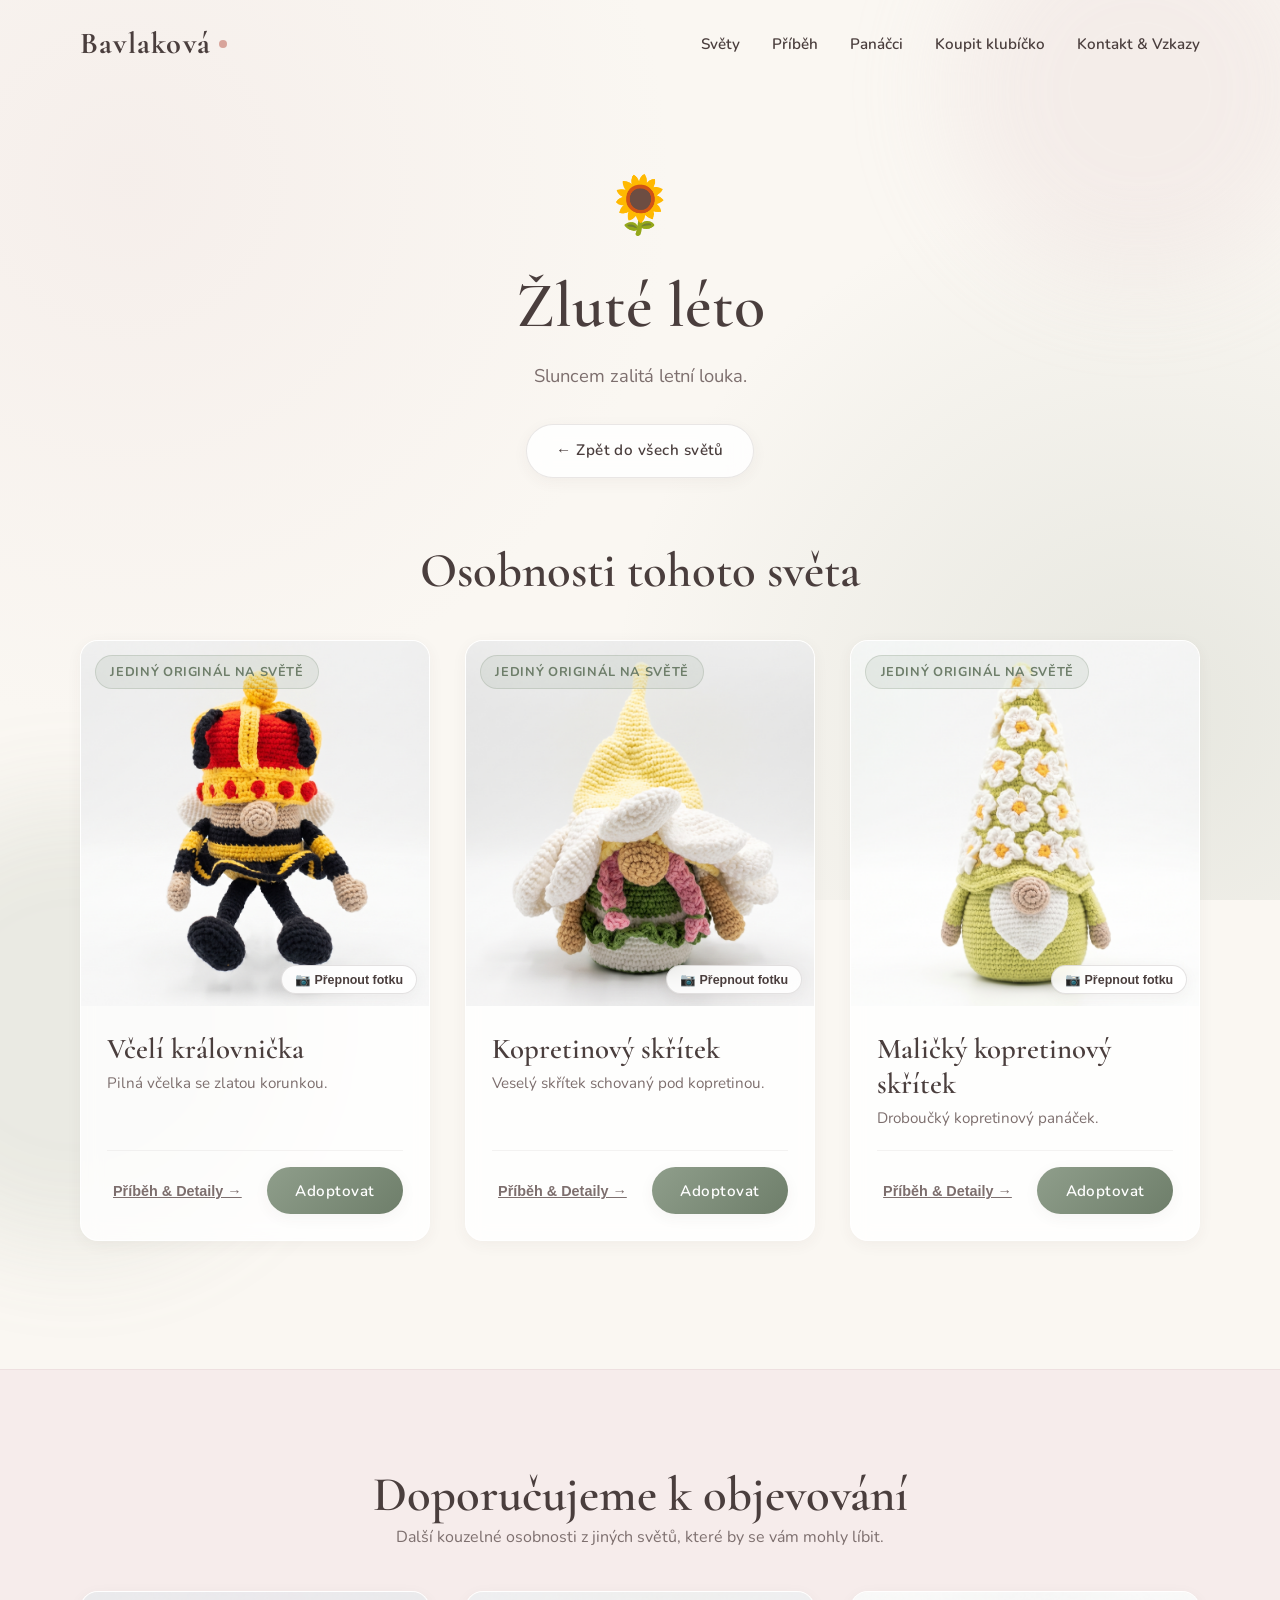
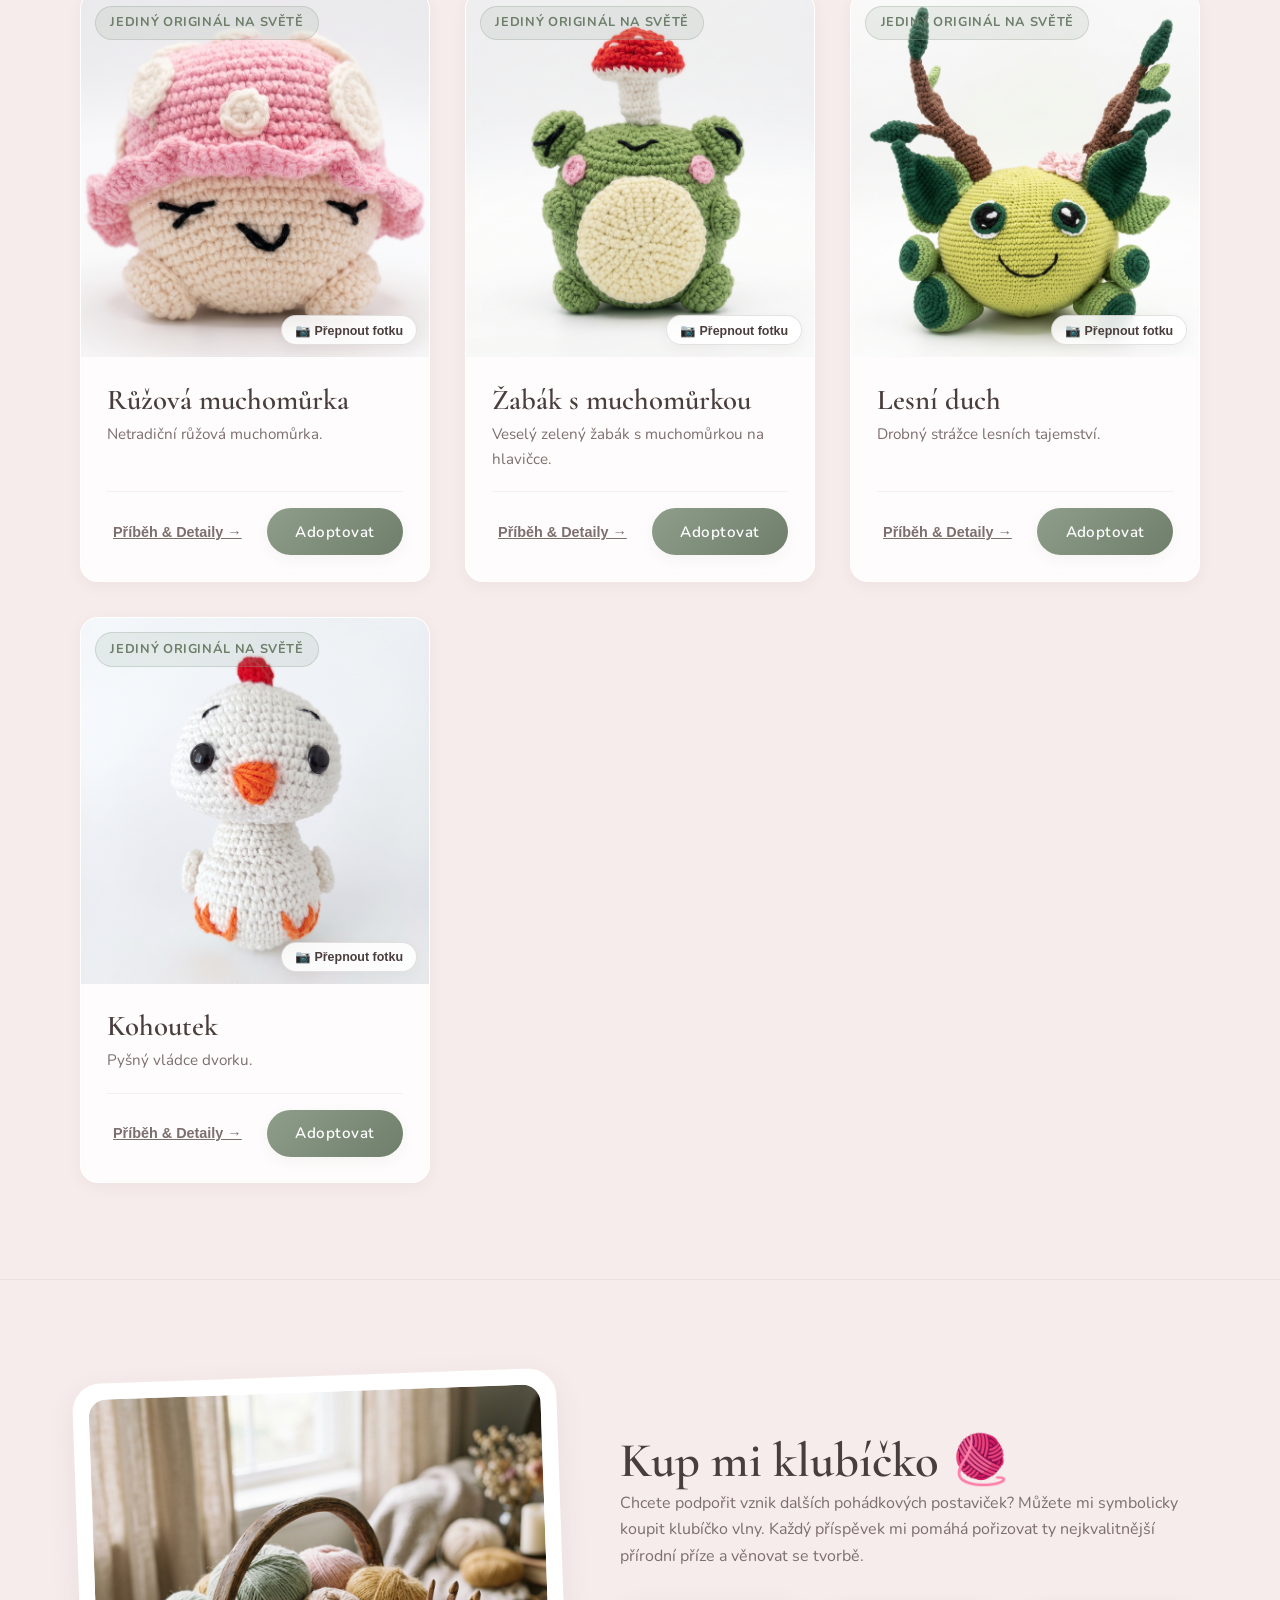
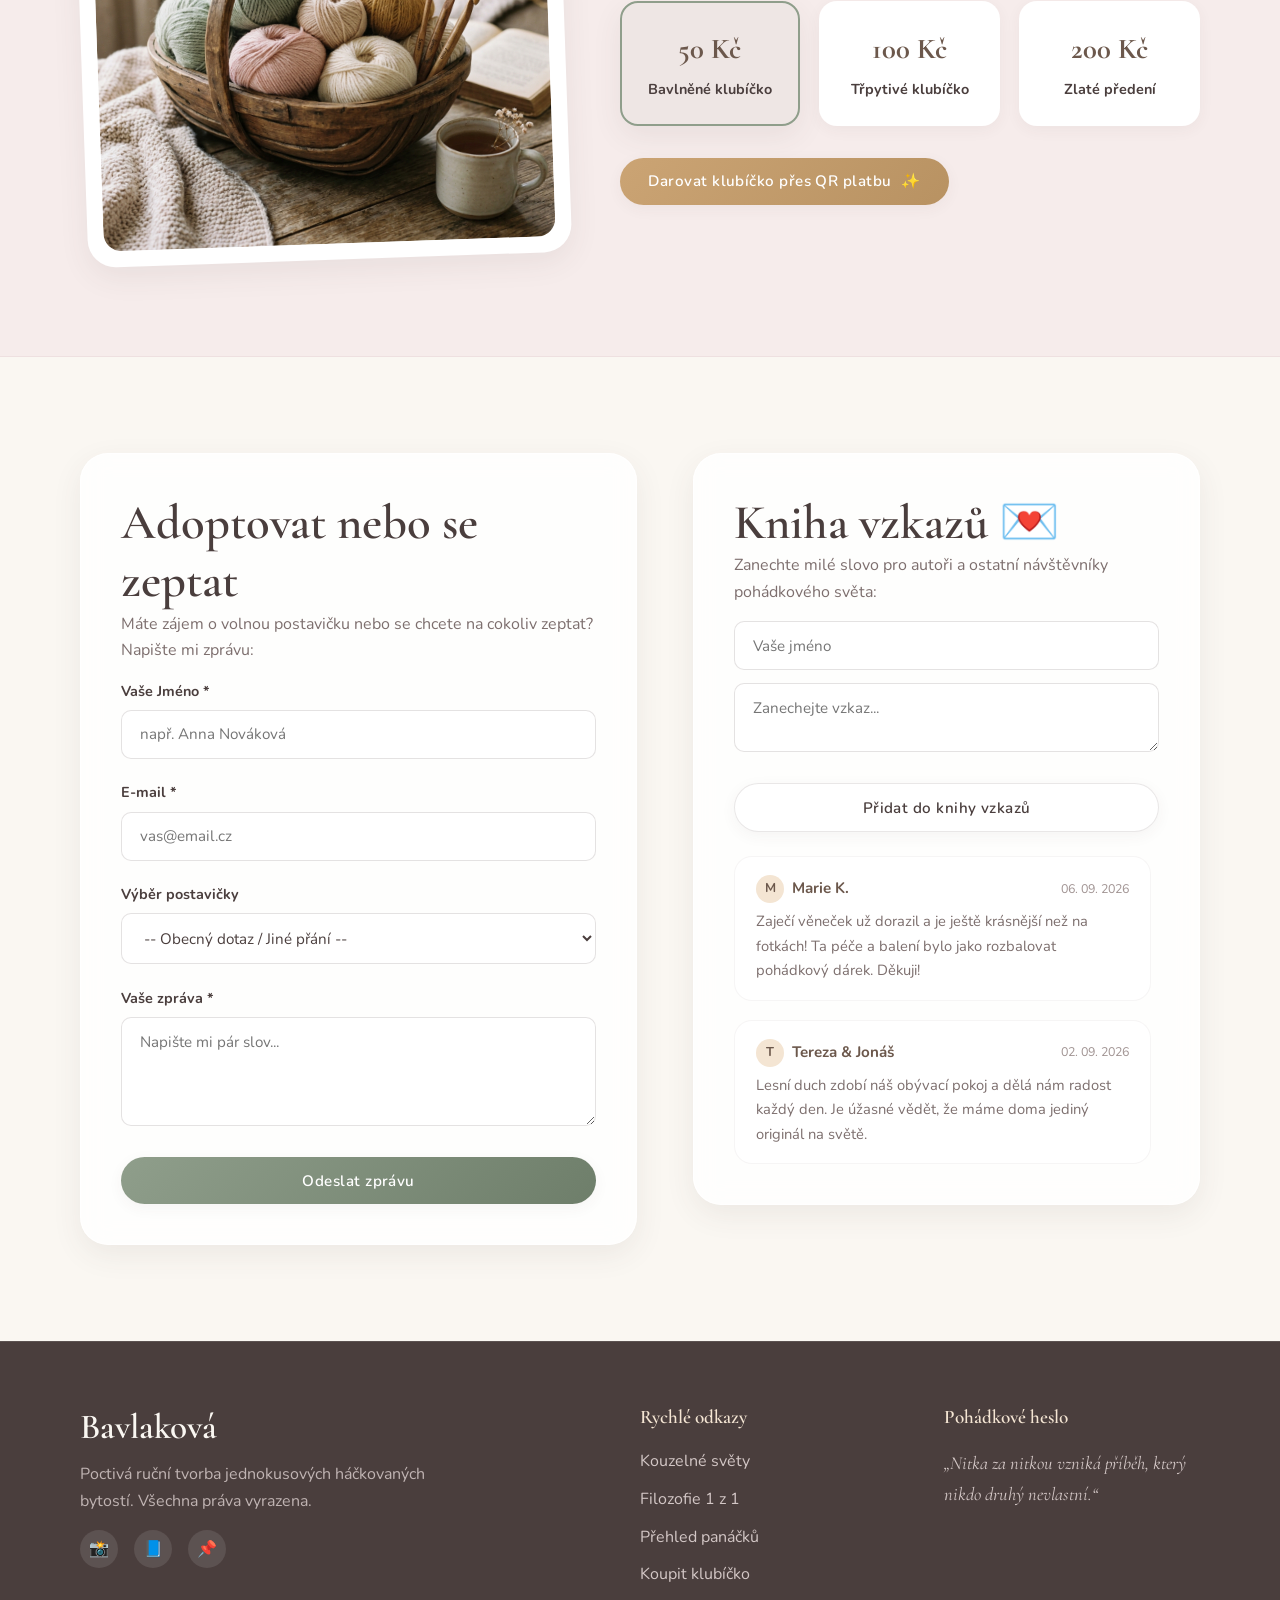
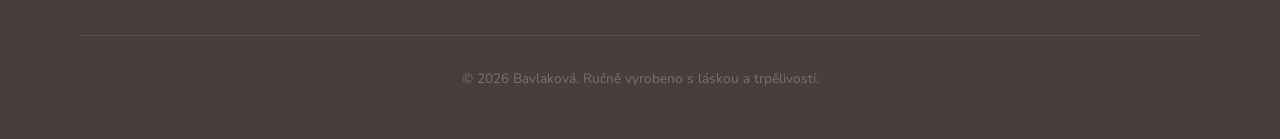
<file: yellow summer.html>
<!DOCTYPE html>
<html lang="cs">
<head>
  <meta charset="UTF-8">
  <meta name="viewport" content="width=device-width, initial-scale=1.0">
  <title>Žluté léto – Bavlaková</title>
  <link rel="icon" href="data:image/svg+xml,<svg xmlns=%22http://www.w3.org/2000/svg%22 viewBox=%220 0 100 100%22><text y=%22.9em%22 font-size=%2290%22>🌻</text></svg>">
  <link rel="stylesheet" href="styles.css">
</head>
<body data-page="yellow summer">

  <div class="ambient-bubble bubble-1"></div>
  <div class="ambient-bubble bubble-2"></div>

  <header class="site-header" id="site-header">
    <div class="container header-container">
      <a href="index.html" class="logo" id="header-logo">
        Bavlaková<span class="logo-dot"></span>
      </a>
      <nav>
        <ul class="nav-menu" id="nav-menu">
          <li><a href="index.html#svety" class="nav-link">Světy</a></li>
          <li><a href="index.html#filozofie" class="nav-link">Příběh</a></li>
          <li><a href="#panacci" class="nav-link">Panáčci</a></li>
          <li><a href="#klubicko" class="nav-link">Koupit klubíčko</a></li>
          <li><a href="#kontakt" class="nav-link">Kontakt & Vzkazy</a></li>
        </ul>
      </nav>
      <button class="mobile-toggle" id="mobile-toggle" aria-label="Otevřít menu">☰</button>
    </div>
  </header>

  <main>
    <section class="worlds-section section-spacing" style="padding-bottom: 2rem; padding-top: 10rem;">
      <div class="container text-center">
        <span class="world-icon" style="font-size: 3.5rem; display:block; margin-bottom:1rem;">🌻</span>
        <h1 style="font-family: var(--font-heading); margin-bottom: 1rem;">Žluté léto</h1>
        <p style="font-size: 1.15rem; color: var(--text-muted); max-width: 600px; margin: 0 auto;">Sluncem zalitá letní louka.</p>
        <a href="index.html#svety" class="btn btn-secondary" style="margin-top: 2rem;">← Zpět do všech světů</a>
      </div>
    </section>

    <section class="products-section section-spacing" id="panacci" style="padding-top: 2rem;">
      <div class="container">
        <div class="products-header text-center">
          <h2 id="products-heading">Osobnosti tohoto světa</h2>
        </div>
        <div class="products-grid" id="products-grid"></div>
      </div>
    </section>

    <section class="products-section section-spacing" style="background: var(--bg-soft-rose); margin-top: 2rem; border-top: 1px solid rgba(232, 213, 213, 0.5);">
      <div class="container">
        <div class="products-header text-center">
          <h2 class="font-heading">Doporučujeme k objevování</h2>
          <p>Další kouzelné osobnosti z jiných světů, které by se vám mohly líbit.</p>
        </div>
        <div class="products-grid" id="recommended-grid"></div>
      </div>
    </section>

<!-- 6. SEKCE: "KUP MI KLUBÍČKO" (Mikropodpora tvorby) -->
    <section class="donation-section section-spacing" id="klubicko">
      <div class="container">
        <div class="donation-grid">
          <div class="donation-image-card">
            <img 
              src="images/story/klubicka.png" 
              alt="Klubíčka pro podpoření tvorby" 
              class="donation-img"
              id="donation-img"
              onerror="this.onerror=null; this.src='images/klubicka.png'"
            >
          </div>

          <div class="donation-content">
            <h2>Kup mi klubíčko 🧶</h2>
            <p>
              Chcete podpořit vznik dalších pohádkových postaviček? Můžete mi symbolicky koupit klubíčko vlny. Každý příspěvek mi pomáhá pořizovat ty nejkvalitnější přírodní příze a věnovat se tvorbě.
            </p>

            <div class="donation-options">
              <div class="donation-tile selected" data-amount="50" id="tile-50">
                <div class="donation-price">50 Kč</div>
                <div class="donation-title">Bavlněné klubíčko</div>
              </div>

              <div class="donation-tile" data-amount="100" id="tile-100">
                <div class="donation-price">100 Kč</div>
                <div class="donation-title">Třpytivé klubíčko</div>
              </div>

              <div class="donation-tile" data-amount="200" id="tile-200">
                <div class="donation-price">200 Kč</div>
                <div class="donation-title">Zlaté předení</div>
              </div>
            </div>

            <button class="btn btn-gold" id="btn-donate">
              <span>Darovat klubíčko přes QR platbu</span>
              <span>✨</span>
            </button>
          </div>
        </div>
      </div>
    </section>

    <!-- 7. KONTAKT A KNIHA VZKAZŮ -->
    <section class="contact-section section-spacing" id="kontakt">
      <div class="container">
        <div class="contact-grid">

          <!-- ADOPTION / CONTACT FORM -->
          <div class="glass-form-card">
            <h2>Adoptovat nebo se zeptat</h2>
            <p>Máte zájem o volnou postavičku nebo se chcete na cokoliv zeptat? Napište mi zprávu:</p>

            <form id="contact-form">
              <div class="form-group">
                <label for="contact-name" class="form-label">Vaše Jméno *</label>
                <input type="text" id="contact-name" class="form-input" placeholder="např. Anna Nováková" required>
              </div>

              <div class="form-group">
                <label for="contact-email" class="form-label">E-mail *</label>
                <input type="email" id="contact-email" class="form-input" placeholder="vas@email.cz" required>
              </div>

              <div class="form-group">
                <label for="contact-character" class="form-label">Výběr postavičky</label>
                <select id="contact-character" class="form-select">
                  <option value="obecny">-- Obecný dotaz / Jiné přání --</option>
                  <option value="Vánoční věneček">Vánoční věneček (Volný originál)</option>
                  <option value="Pudinková holčička">Pudinková holčička (Volný originál)</option>
                  <option value="Malý sobík">Malý sobík (Volný originál)</option>
                  <option value="Sněhuláček">Sněhuláček (Volný originál)</option>
                  <option value="Zaječí věneček">Zaječí věneček (Volný originál)</option>
                  <option value="Bílý zajíček">Bílý zajíček (Volný originál)</option>
                  <option value="Jahůdkový skřítek">Jahůdkový skřítek (Volný originál)</option>
                  <option value="Skřítek s konvičkou">Skřítek s konvičkou (Volný originál)</option>
                  <option value="Malé prasátko">Malé prasátko (Volný originál)</option>
                  <option value="Prasátko baletka">Prasátko baletka (Volný originál)</option>
                  <option value="Princezna Mulan">Princezna Mulan (Volný originál)</option>
                  <option value="Lesní duch">Lesní duch (Volný originál)</option>
                  <option value="Konvalinková víla">Konvalinková víla (Volný originál)</option>
                  <option value="Růžový ptáček">Růžový ptáček (Volný originál)</option>
                  <option value="Včelí královnička">Včelí královnička (Volný originál)</option>
                  <option value="Kopretinový skřítek">Kopretinový skřítek (Volný originál)</option>
                  <option value="Maličký kopretinový skřítek">Maličký kopretinový skřítek (Volný originál)</option>
                  <option value="Malá žabka">Malá žabka (Volný originál)</option>
                  <option value="Mrkvičkový skřítek">Mrkvičkový skřítek (Volný originál)</option>
                  <option value="Žabák s muchomůrkou">Žabák s muchomůrkou (Volný originál)</option>
                  <option value="Žabák u velké muchomůrky">Žabák u velké muchomůrky (Volný originál)</option>
                  <option value="Skřítek růžového kvítku">Skřítek růžového kvítku (Volný originál)</option>
                  <option value="Růžová muchomůrka">Růžová muchomůrka (Volný originál)</option>
                </select>
              </div>

              <div class="form-group">
                <label for="contact-message" class="form-label">Vaše zpráva *</label>
                <textarea id="contact-message" class="form-textarea" rows="4" placeholder="Napište mi pár slov..." required></textarea>
              </div>

              <button type="submit" class="btn btn-primary" id="btn-submit-contact" style="width: 100%;">
                Odeslat zprávu
              </button>
            </form>
          </div>

          <!-- GUESTBOOK (KNIHA VZKAZŮ) -->
          <div class="guestbook-card">
            <h2>Kniha vzkazů 💌</h2>
            <p>Zanechte milé slovo pro autoři a ostatní návštěvníky pohádkového světa:</p>

            <form id="guestbook-form" style="margin-bottom: 1.5rem;">
              <div class="form-group">
                <input type="text" id="gb-author" class="form-input" placeholder="Vaše jméno" required style="margin-bottom: 0.8rem;">
                <textarea id="gb-text" class="form-textarea" rows="2" placeholder="Zanechejte vzkaz..." required></textarea>
              </div>
              <button type="submit" class="btn btn-secondary" id="btn-submit-gb" style="width: 100%;">
                Přidat do knihy vzkazů
              </button>
            </form>

            <div class="comments-list" id="comments-list">
              <!-- Rendered comments -->
            </div>
          </div>

        </div>
      </div>
    </section>
  </main>

  <!-- 8. FOOTER -->
  <footer class="site-footer">
    <div class="container">
      <div class="footer-grid">
        <div class="footer-brand">
          <h3>Bavlaková</h3>
          <p>
            Poctivá ruční tvorba jednokusových háčkovaných bytostí. Všechna práva vyrazena.
          </p>
          <div class="social-links">
            <a href="#" class="social-icon" aria-label="Instagram">📸</a>
            <a href="#" class="social-icon" aria-label="Facebook">📘</a>
            <a href="#" class="social-icon" aria-label="Pinterest">📌</a>
          </div>
        </div>

        <div class="footer-links">
          <h4>Rychlé odkazy</h4>
          <ul class="footer-nav">
            <li><a href="index.html#svety">Kouzelné světy</a></li>
            <li><a href="index.html#filozofie">Filozofie 1 z 1</a></li>
            <li><a href="index.html#panacci">Přehled panáčků</a></li>
            <li><a href="#klubicko">Koupit klubíčko</a></li>
          </ul>
        </div>

        <div class="footer-links">
          <h4>Pohádkové heslo</h4>
          <p style="font-family: var(--font-heading); font-style: italic; font-size: 1.15rem; color: #D3C7C6;">
            „Nitka za nitkou vzniká příběh, který nikdo druhý nevlastní.“
          </p>
        </div>
      </div>

      <div class="footer-bottom">
        <p>© <span id="current-year">2026</span> Bavlaková. Ručně vyrobeno s láskou a trpělivostí.</p>
      </div>
    </div>
  </footer>

  <!-- MODAL: DETAILED STORY VIEW -->
  <div class="modal-overlay" id="story-modal" aria-hidden="true">
    <div class="modal-content">
      <button class="modal-close" id="modal-close-story">✕</button>
      <div id="modal-story-body">
        <!-- Injected story details -->
      </div>
    </div>
  </div>

  <!-- MODAL: QR PAYMENT DONATION -->
  <div class="modal-overlay" id="qr-modal" aria-hidden="true">
    <div class="modal-content text-center">
      <button class="modal-close" id="modal-close-qr">✕</button>
      <h3 class="font-heading">Děkuji za podporu! 🧶</h3>
      <p id="qr-modal-desc">Podpora tvorby částkou <strong id="qr-amount-text">50 Kč</strong></p>
      
      <div class="qr-container">
        <div class="qr-placeholder">
          <!-- Simple simulated QR SVG -->
          <svg width="150" height="150" viewBox="0 0 100 100" fill="#4A3E3D">
            <rect width="100" height="100" fill="#FFFFFF"/>
            <path d="M10 10h30v30h-30zM15 15v20h20v-20zM22 22h6v6h-6zM60 10h30v30h-30zM65 15v20h20v-20zM72 22h6v6h-6zM10 60h30v30h-30zM15 65v20h20v-20zM22 72h6v6h-6zM50 50h10v10h-10zM70 50h20v10h-20zM50 70h15v20h-15zM75 75h15v15h-15z"/>
          </svg>
        </div>
        <p style="font-size: 0.85rem; color: var(--text-muted);">Naskenujte ve své bankovní aplikaci</p>
      </div>

      <button class="btn btn-primary" id="btn-qr-confirm">
        Mám zaplaceno, děkuji! ❤️
      </button>
    </div>
  </div>

  <!-- Main JavaScript File -->
  <script src="app.js"></script>
</body>
</html>
</file>
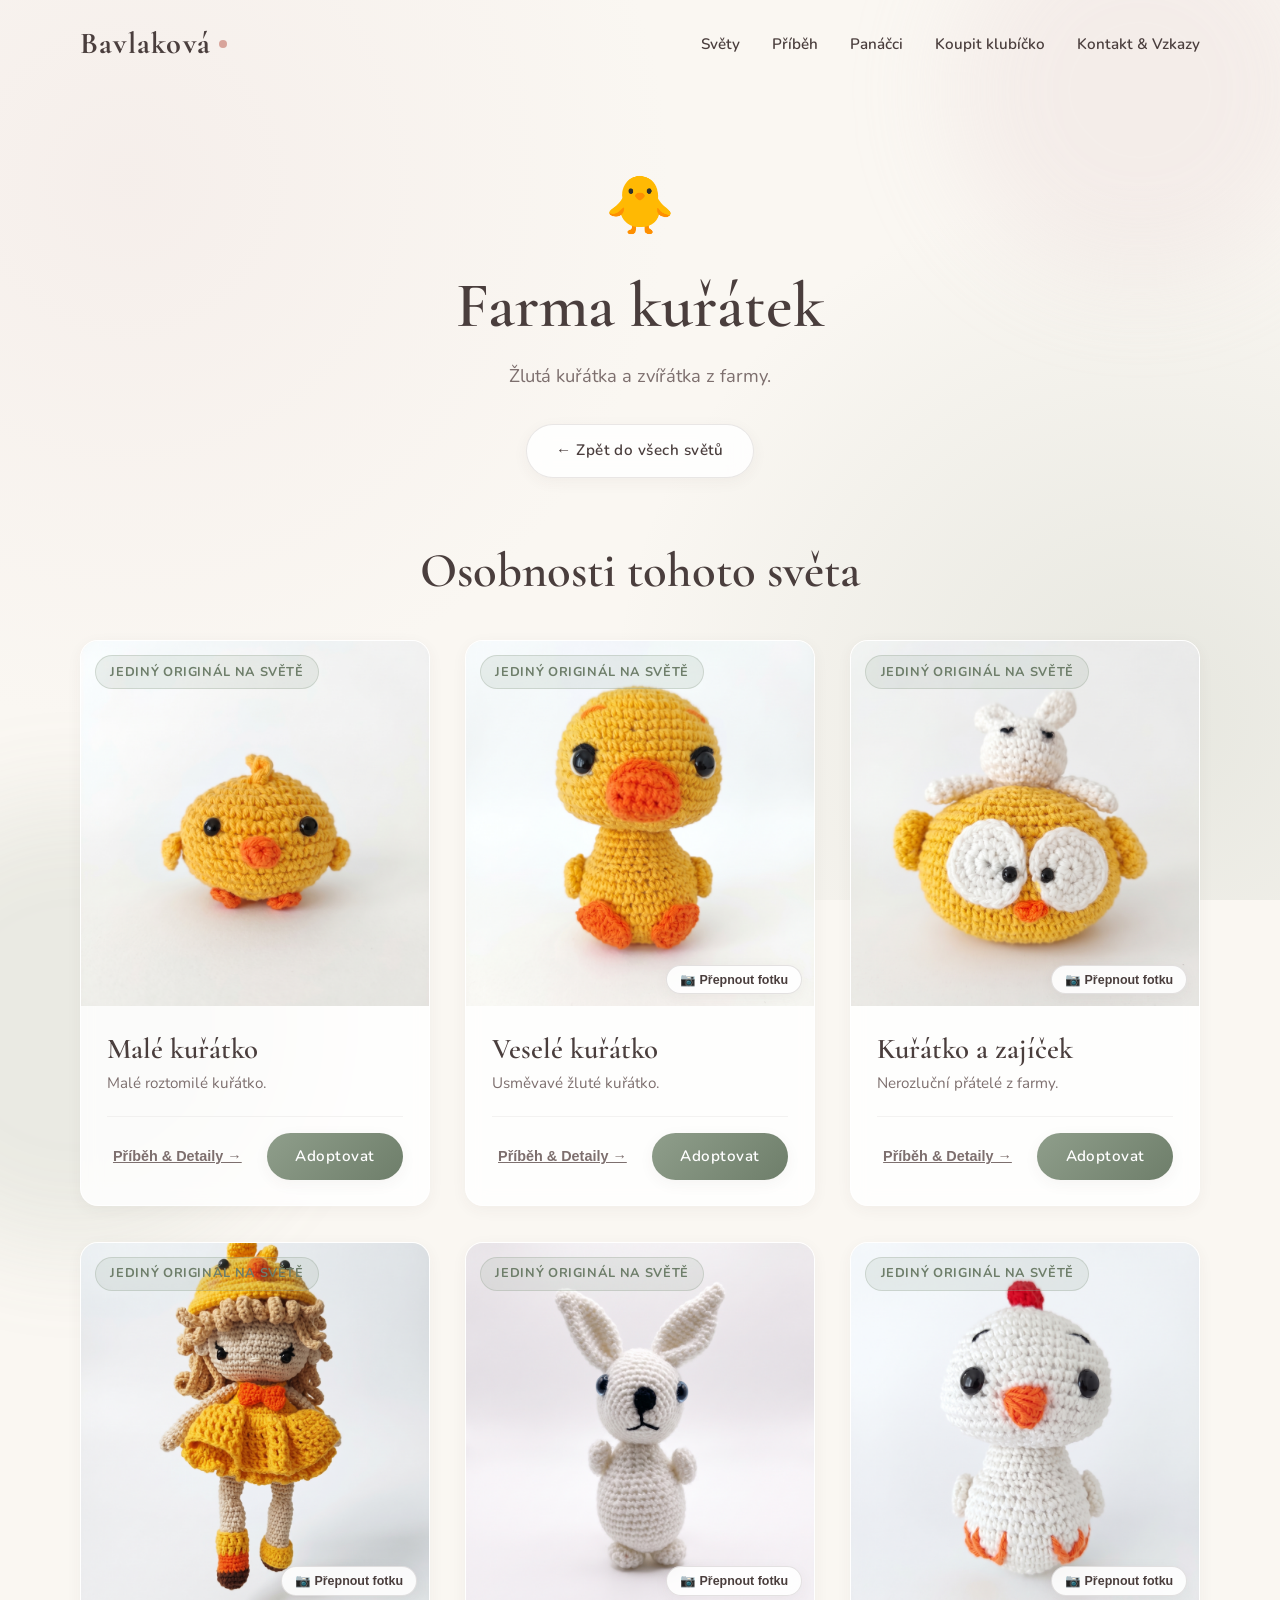
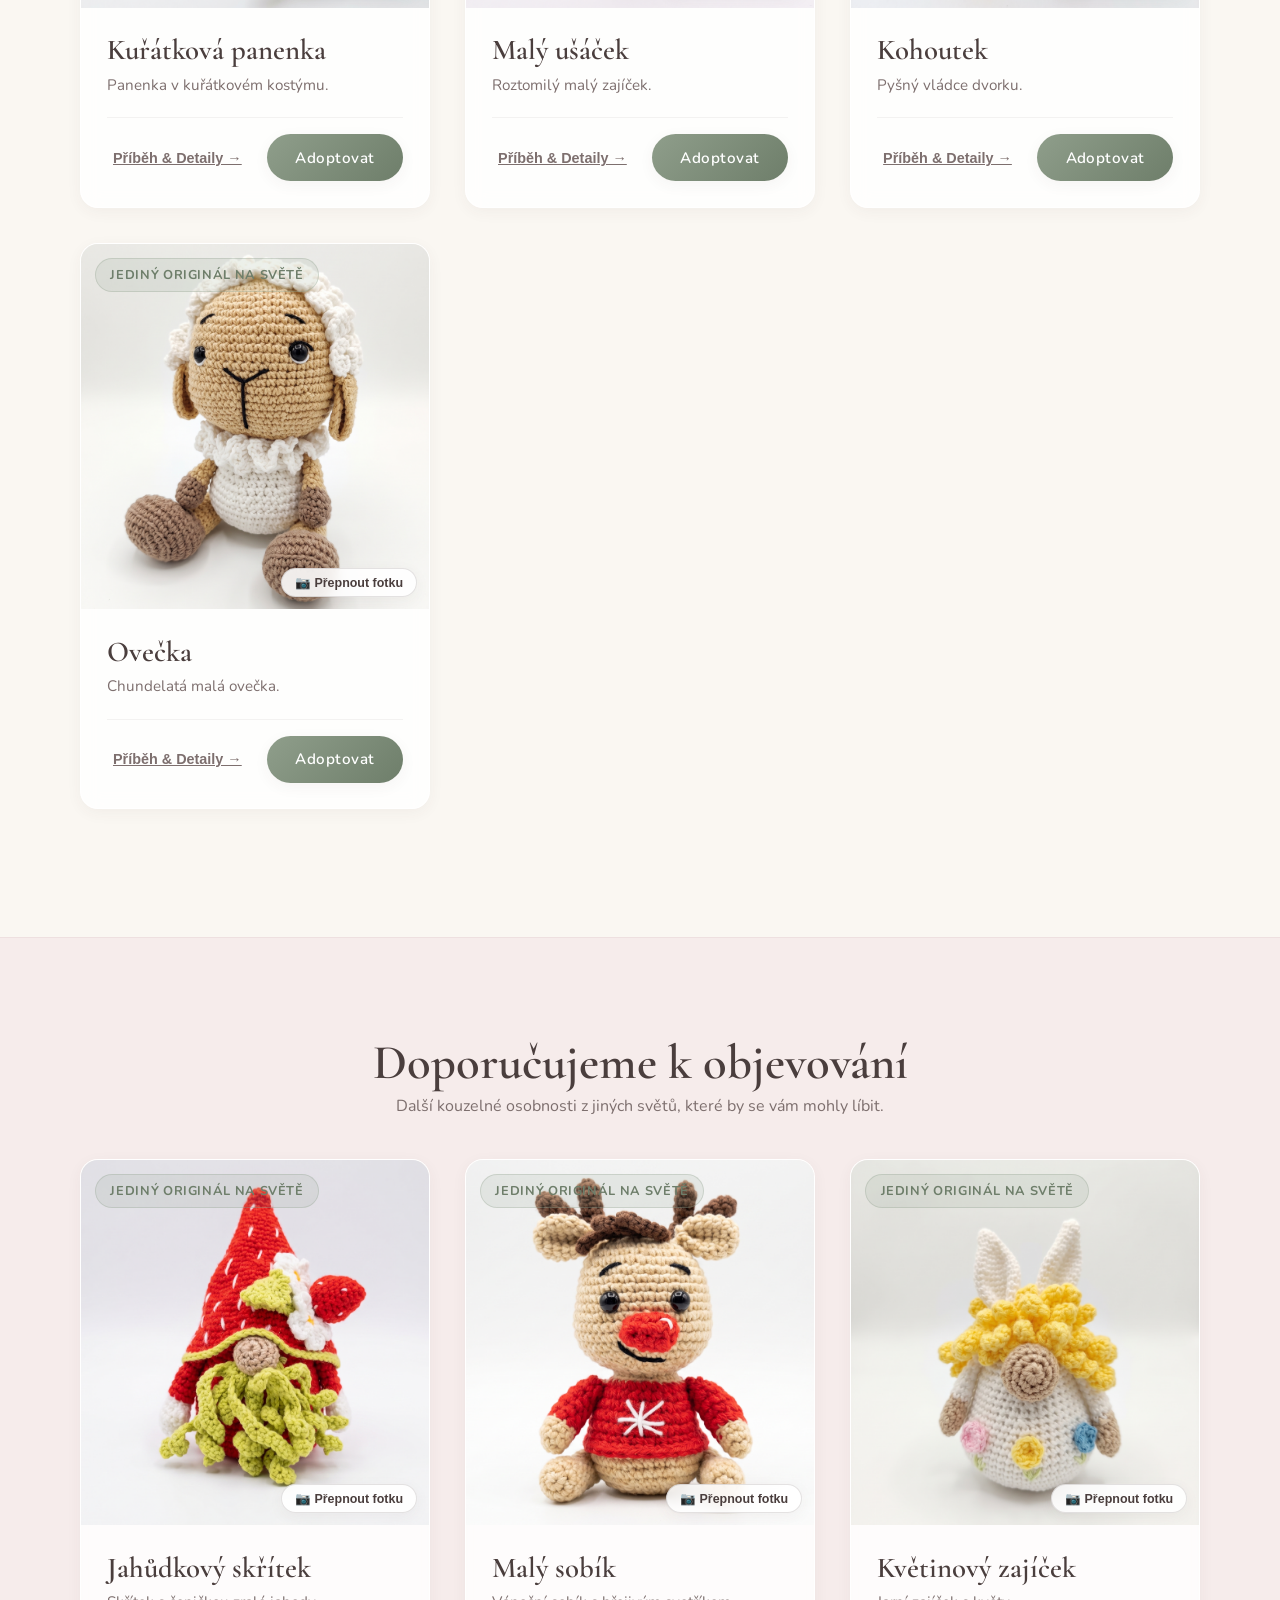
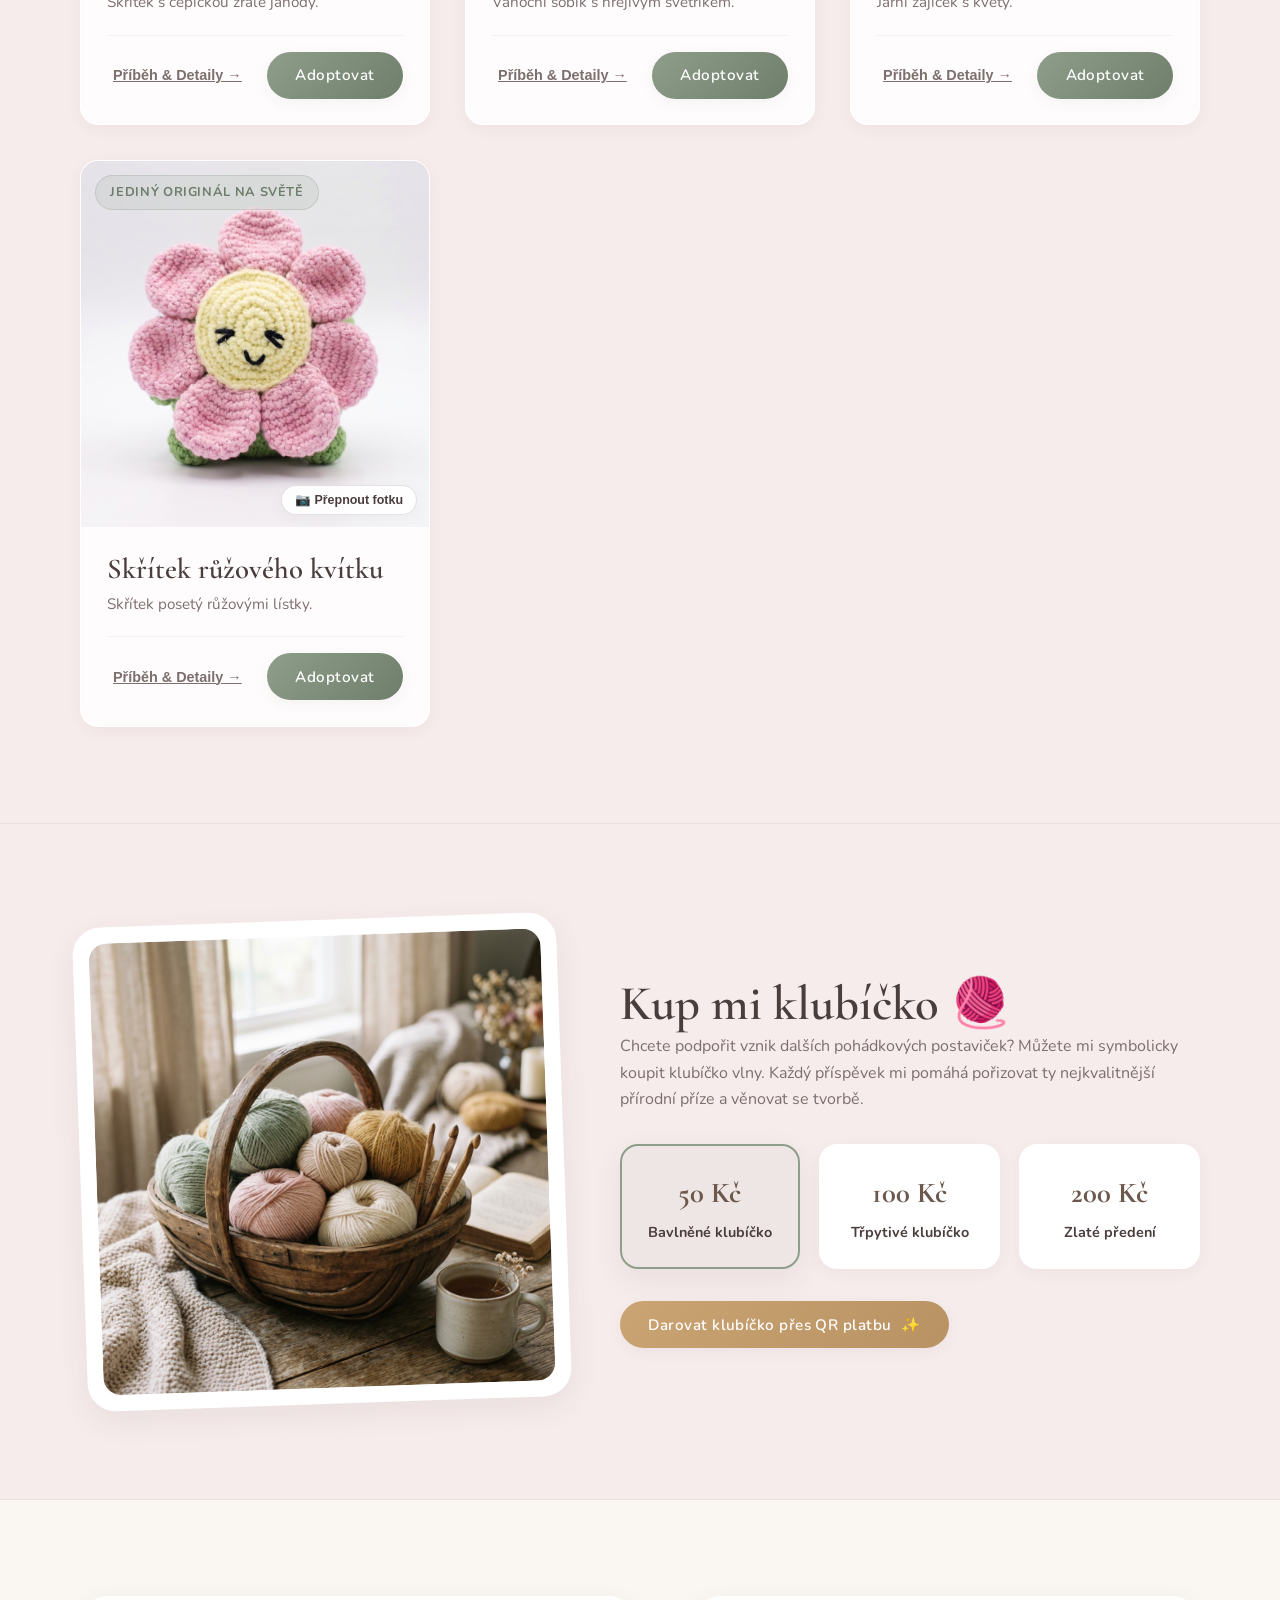
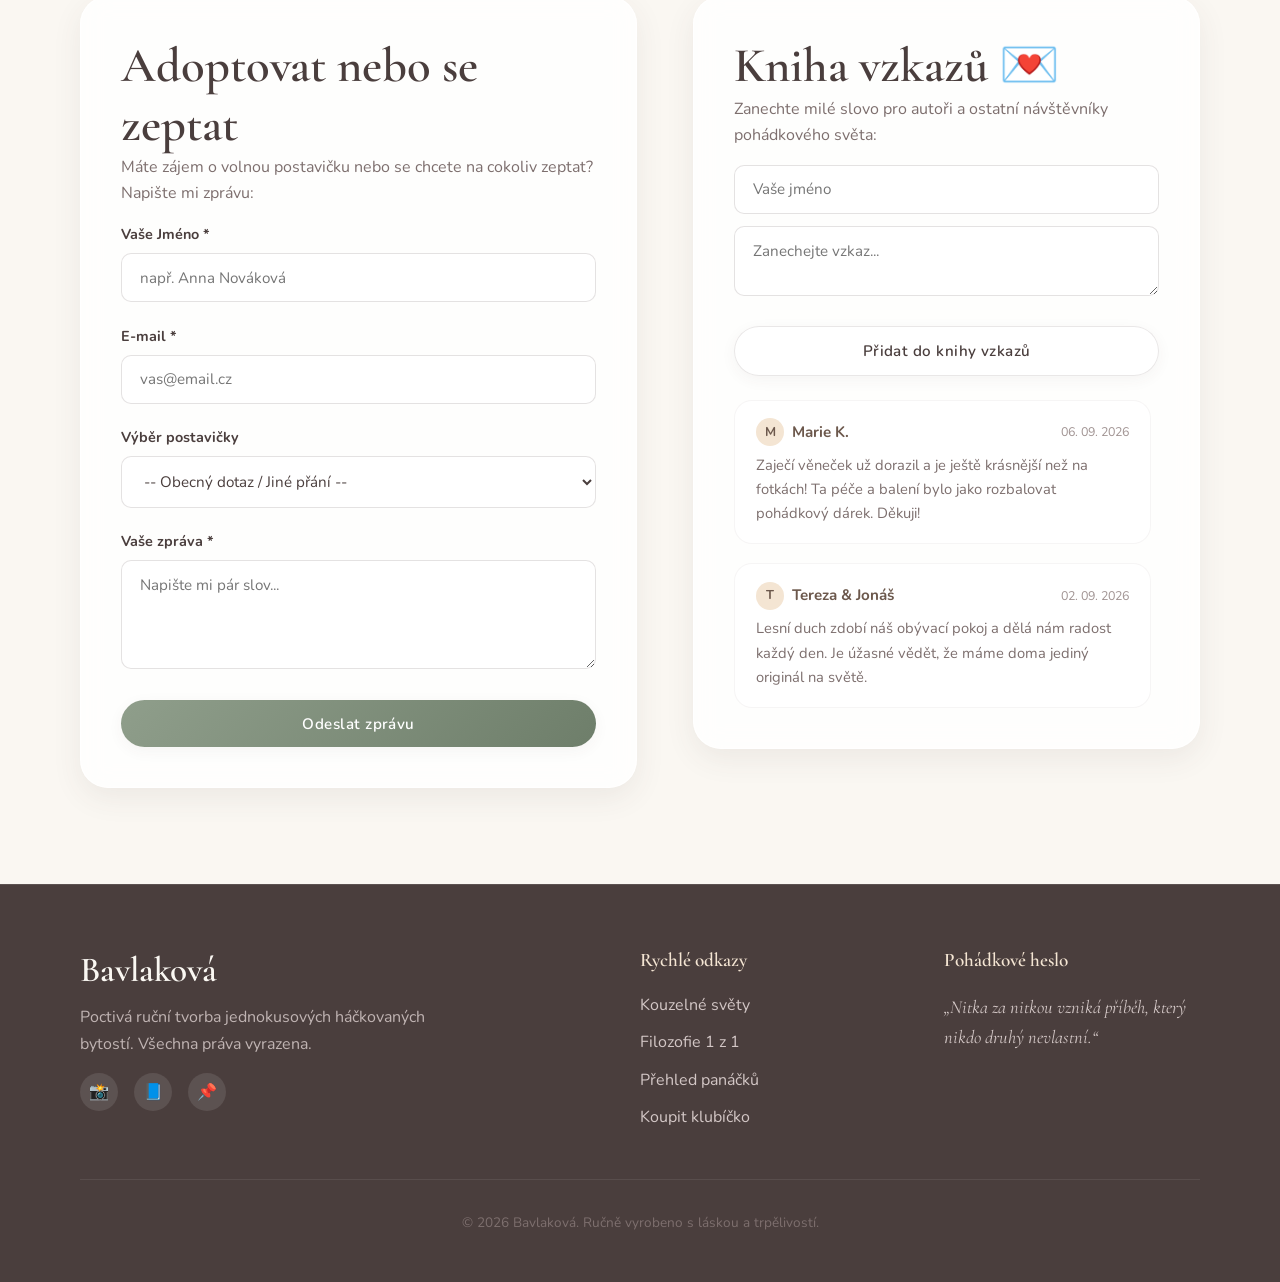
<file: yellowchick.html>
<!DOCTYPE html>
<html lang="cs">
<head>
  <meta charset="UTF-8">
  <meta name="viewport" content="width=device-width, initial-scale=1.0">
  <title>Farma kuřátek – Bavlaková</title>
  <link rel="icon" href="data:image/svg+xml,<svg xmlns=%22http://www.w3.org/2000/svg%22 viewBox=%220 0 100 100%22><text y=%22.9em%22 font-size=%2290%22>🐥</text></svg>">
  <link rel="stylesheet" href="styles.css">
</head>
<body data-page="yellowchick">

  <div class="ambient-bubble bubble-1"></div>
  <div class="ambient-bubble bubble-2"></div>

  <header class="site-header" id="site-header">
    <div class="container header-container">
      <a href="index.html" class="logo" id="header-logo">
        Bavlaková<span class="logo-dot"></span>
      </a>
      <nav>
        <ul class="nav-menu" id="nav-menu">
          <li><a href="index.html#svety" class="nav-link">Světy</a></li>
          <li><a href="index.html#filozofie" class="nav-link">Příběh</a></li>
          <li><a href="#panacci" class="nav-link">Panáčci</a></li>
          <li><a href="#klubicko" class="nav-link">Koupit klubíčko</a></li>
          <li><a href="#kontakt" class="nav-link">Kontakt & Vzkazy</a></li>
        </ul>
      </nav>
      <button class="mobile-toggle" id="mobile-toggle" aria-label="Otevřít menu">☰</button>
    </div>
  </header>

  <main>
    <section class="worlds-section section-spacing" style="padding-bottom: 2rem; padding-top: 10rem;">
      <div class="container text-center">
        <span class="world-icon" style="font-size: 3.5rem; display:block; margin-bottom:1rem;">🐥</span>
        <h1 style="font-family: var(--font-heading); margin-bottom: 1rem;">Farma kuřátek</h1>
        <p style="font-size: 1.15rem; color: var(--text-muted); max-width: 600px; margin: 0 auto;">Žlutá kuřátka a zvířátka z farmy.</p>
        <a href="index.html#svety" class="btn btn-secondary" style="margin-top: 2rem;">← Zpět do všech světů</a>
      </div>
    </section>

    <section class="products-section section-spacing" id="panacci" style="padding-top: 2rem;">
      <div class="container">
        <div class="products-header text-center">
          <h2 id="products-heading">Osobnosti tohoto světa</h2>
        </div>
        <div class="products-grid" id="products-grid"></div>
      </div>
    </section>

    <section class="products-section section-spacing" style="background: var(--bg-soft-rose); margin-top: 2rem; border-top: 1px solid rgba(232, 213, 213, 0.5);">
      <div class="container">
        <div class="products-header text-center">
          <h2 class="font-heading">Doporučujeme k objevování</h2>
          <p>Další kouzelné osobnosti z jiných světů, které by se vám mohly líbit.</p>
        </div>
        <div class="products-grid" id="recommended-grid"></div>
      </div>
    </section>

<!-- 6. SEKCE: "KUP MI KLUBÍČKO" (Mikropodpora tvorby) -->
    <section class="donation-section section-spacing" id="klubicko">
      <div class="container">
        <div class="donation-grid">
          <div class="donation-image-card">
            <img 
              src="images/story/klubicka.png" 
              alt="Klubíčka pro podpoření tvorby" 
              class="donation-img"
              id="donation-img"
              onerror="this.onerror=null; this.src='images/klubicka.png'"
            >
          </div>

          <div class="donation-content">
            <h2>Kup mi klubíčko 🧶</h2>
            <p>
              Chcete podpořit vznik dalších pohádkových postaviček? Můžete mi symbolicky koupit klubíčko vlny. Každý příspěvek mi pomáhá pořizovat ty nejkvalitnější přírodní příze a věnovat se tvorbě.
            </p>

            <div class="donation-options">
              <div class="donation-tile selected" data-amount="50" id="tile-50">
                <div class="donation-price">50 Kč</div>
                <div class="donation-title">Bavlněné klubíčko</div>
              </div>

              <div class="donation-tile" data-amount="100" id="tile-100">
                <div class="donation-price">100 Kč</div>
                <div class="donation-title">Třpytivé klubíčko</div>
              </div>

              <div class="donation-tile" data-amount="200" id="tile-200">
                <div class="donation-price">200 Kč</div>
                <div class="donation-title">Zlaté předení</div>
              </div>
            </div>

            <button class="btn btn-gold" id="btn-donate">
              <span>Darovat klubíčko přes QR platbu</span>
              <span>✨</span>
            </button>
          </div>
        </div>
      </div>
    </section>

    <!-- 7. KONTAKT A KNIHA VZKAZŮ -->
    <section class="contact-section section-spacing" id="kontakt">
      <div class="container">
        <div class="contact-grid">

          <!-- ADOPTION / CONTACT FORM -->
          <div class="glass-form-card">
            <h2>Adoptovat nebo se zeptat</h2>
            <p>Máte zájem o volnou postavičku nebo se chcete na cokoliv zeptat? Napište mi zprávu:</p>

            <form id="contact-form">
              <div class="form-group">
                <label for="contact-name" class="form-label">Vaše Jméno *</label>
                <input type="text" id="contact-name" class="form-input" placeholder="např. Anna Nováková" required>
              </div>

              <div class="form-group">
                <label for="contact-email" class="form-label">E-mail *</label>
                <input type="email" id="contact-email" class="form-input" placeholder="vas@email.cz" required>
              </div>

              <div class="form-group">
                <label for="contact-character" class="form-label">Výběr postavičky</label>
                <select id="contact-character" class="form-select">
                  <option value="obecny">-- Obecný dotaz / Jiné přání --</option>
                  <option value="Vánoční věneček">Vánoční věneček (Volný originál)</option>
                  <option value="Pudinková holčička">Pudinková holčička (Volný originál)</option>
                  <option value="Malý sobík">Malý sobík (Volný originál)</option>
                  <option value="Sněhuláček">Sněhuláček (Volný originál)</option>
                  <option value="Zaječí věneček">Zaječí věneček (Volný originál)</option>
                  <option value="Bílý zajíček">Bílý zajíček (Volný originál)</option>
                  <option value="Jahůdkový skřítek">Jahůdkový skřítek (Volný originál)</option>
                  <option value="Skřítek s konvičkou">Skřítek s konvičkou (Volný originál)</option>
                  <option value="Malé prasátko">Malé prasátko (Volný originál)</option>
                  <option value="Prasátko baletka">Prasátko baletka (Volný originál)</option>
                  <option value="Princezna Mulan">Princezna Mulan (Volný originál)</option>
                  <option value="Lesní duch">Lesní duch (Volný originál)</option>
                  <option value="Konvalinková víla">Konvalinková víla (Volný originál)</option>
                  <option value="Růžový ptáček">Růžový ptáček (Volný originál)</option>
                  <option value="Včelí královnička">Včelí královnička (Volný originál)</option>
                  <option value="Kopretinový skřítek">Kopretinový skřítek (Volný originál)</option>
                  <option value="Maličký kopretinový skřítek">Maličký kopretinový skřítek (Volný originál)</option>
                  <option value="Malá žabka">Malá žabka (Volný originál)</option>
                  <option value="Mrkvičkový skřítek">Mrkvičkový skřítek (Volný originál)</option>
                  <option value="Žabák s muchomůrkou">Žabák s muchomůrkou (Volný originál)</option>
                  <option value="Žabák u velké muchomůrky">Žabák u velké muchomůrky (Volný originál)</option>
                  <option value="Skřítek růžového kvítku">Skřítek růžového kvítku (Volný originál)</option>
                  <option value="Růžová muchomůrka">Růžová muchomůrka (Volný originál)</option>
                </select>
              </div>

              <div class="form-group">
                <label for="contact-message" class="form-label">Vaše zpráva *</label>
                <textarea id="contact-message" class="form-textarea" rows="4" placeholder="Napište mi pár slov..." required></textarea>
              </div>

              <button type="submit" class="btn btn-primary" id="btn-submit-contact" style="width: 100%;">
                Odeslat zprávu
              </button>
            </form>
          </div>

          <!-- GUESTBOOK (KNIHA VZKAZŮ) -->
          <div class="guestbook-card">
            <h2>Kniha vzkazů 💌</h2>
            <p>Zanechte milé slovo pro autoři a ostatní návštěvníky pohádkového světa:</p>

            <form id="guestbook-form" style="margin-bottom: 1.5rem;">
              <div class="form-group">
                <input type="text" id="gb-author" class="form-input" placeholder="Vaše jméno" required style="margin-bottom: 0.8rem;">
                <textarea id="gb-text" class="form-textarea" rows="2" placeholder="Zanechejte vzkaz..." required></textarea>
              </div>
              <button type="submit" class="btn btn-secondary" id="btn-submit-gb" style="width: 100%;">
                Přidat do knihy vzkazů
              </button>
            </form>

            <div class="comments-list" id="comments-list">
              <!-- Rendered comments -->
            </div>
          </div>

        </div>
      </div>
    </section>
  </main>

  <!-- 8. FOOTER -->
  <footer class="site-footer">
    <div class="container">
      <div class="footer-grid">
        <div class="footer-brand">
          <h3>Bavlaková</h3>
          <p>
            Poctivá ruční tvorba jednokusových háčkovaných bytostí. Všechna práva vyrazena.
          </p>
          <div class="social-links">
            <a href="#" class="social-icon" aria-label="Instagram">📸</a>
            <a href="#" class="social-icon" aria-label="Facebook">📘</a>
            <a href="#" class="social-icon" aria-label="Pinterest">📌</a>
          </div>
        </div>

        <div class="footer-links">
          <h4>Rychlé odkazy</h4>
          <ul class="footer-nav">
            <li><a href="index.html#svety">Kouzelné světy</a></li>
            <li><a href="index.html#filozofie">Filozofie 1 z 1</a></li>
            <li><a href="index.html#panacci">Přehled panáčků</a></li>
            <li><a href="#klubicko">Koupit klubíčko</a></li>
          </ul>
        </div>

        <div class="footer-links">
          <h4>Pohádkové heslo</h4>
          <p style="font-family: var(--font-heading); font-style: italic; font-size: 1.15rem; color: #D3C7C6;">
            „Nitka za nitkou vzniká příběh, který nikdo druhý nevlastní.“
          </p>
        </div>
      </div>

      <div class="footer-bottom">
        <p>© <span id="current-year">2026</span> Bavlaková. Ručně vyrobeno s láskou a trpělivostí.</p>
      </div>
    </div>
  </footer>

  <!-- MODAL: DETAILED STORY VIEW -->
  <div class="modal-overlay" id="story-modal" aria-hidden="true">
    <div class="modal-content">
      <button class="modal-close" id="modal-close-story">✕</button>
      <div id="modal-story-body">
        <!-- Injected story details -->
      </div>
    </div>
  </div>

  <!-- MODAL: QR PAYMENT DONATION -->
  <div class="modal-overlay" id="qr-modal" aria-hidden="true">
    <div class="modal-content text-center">
      <button class="modal-close" id="modal-close-qr">✕</button>
      <h3 class="font-heading">Děkuji za podporu! 🧶</h3>
      <p id="qr-modal-desc">Podpora tvorby částkou <strong id="qr-amount-text">50 Kč</strong></p>
      
      <div class="qr-container">
        <div class="qr-placeholder">
          <!-- Simple simulated QR SVG -->
          <svg width="150" height="150" viewBox="0 0 100 100" fill="#4A3E3D">
            <rect width="100" height="100" fill="#FFFFFF"/>
            <path d="M10 10h30v30h-30zM15 15v20h20v-20zM22 22h6v6h-6zM60 10h30v30h-30zM65 15v20h20v-20zM72 22h6v6h-6zM10 60h30v30h-30zM15 65v20h20v-20zM22 72h6v6h-6zM50 50h10v10h-10zM70 50h20v10h-20zM50 70h15v20h-15zM75 75h15v15h-15z"/>
          </svg>
        </div>
        <p style="font-size: 0.85rem; color: var(--text-muted);">Naskenujte ve své bankovní aplikaci</p>
      </div>

      <button class="btn btn-primary" id="btn-qr-confirm">
        Mám zaplaceno, děkuji! ❤️
      </button>
    </div>
  </div>

  <!-- Main JavaScript File -->
  <script src="app.js"></script>
</body>
</html>
</file>
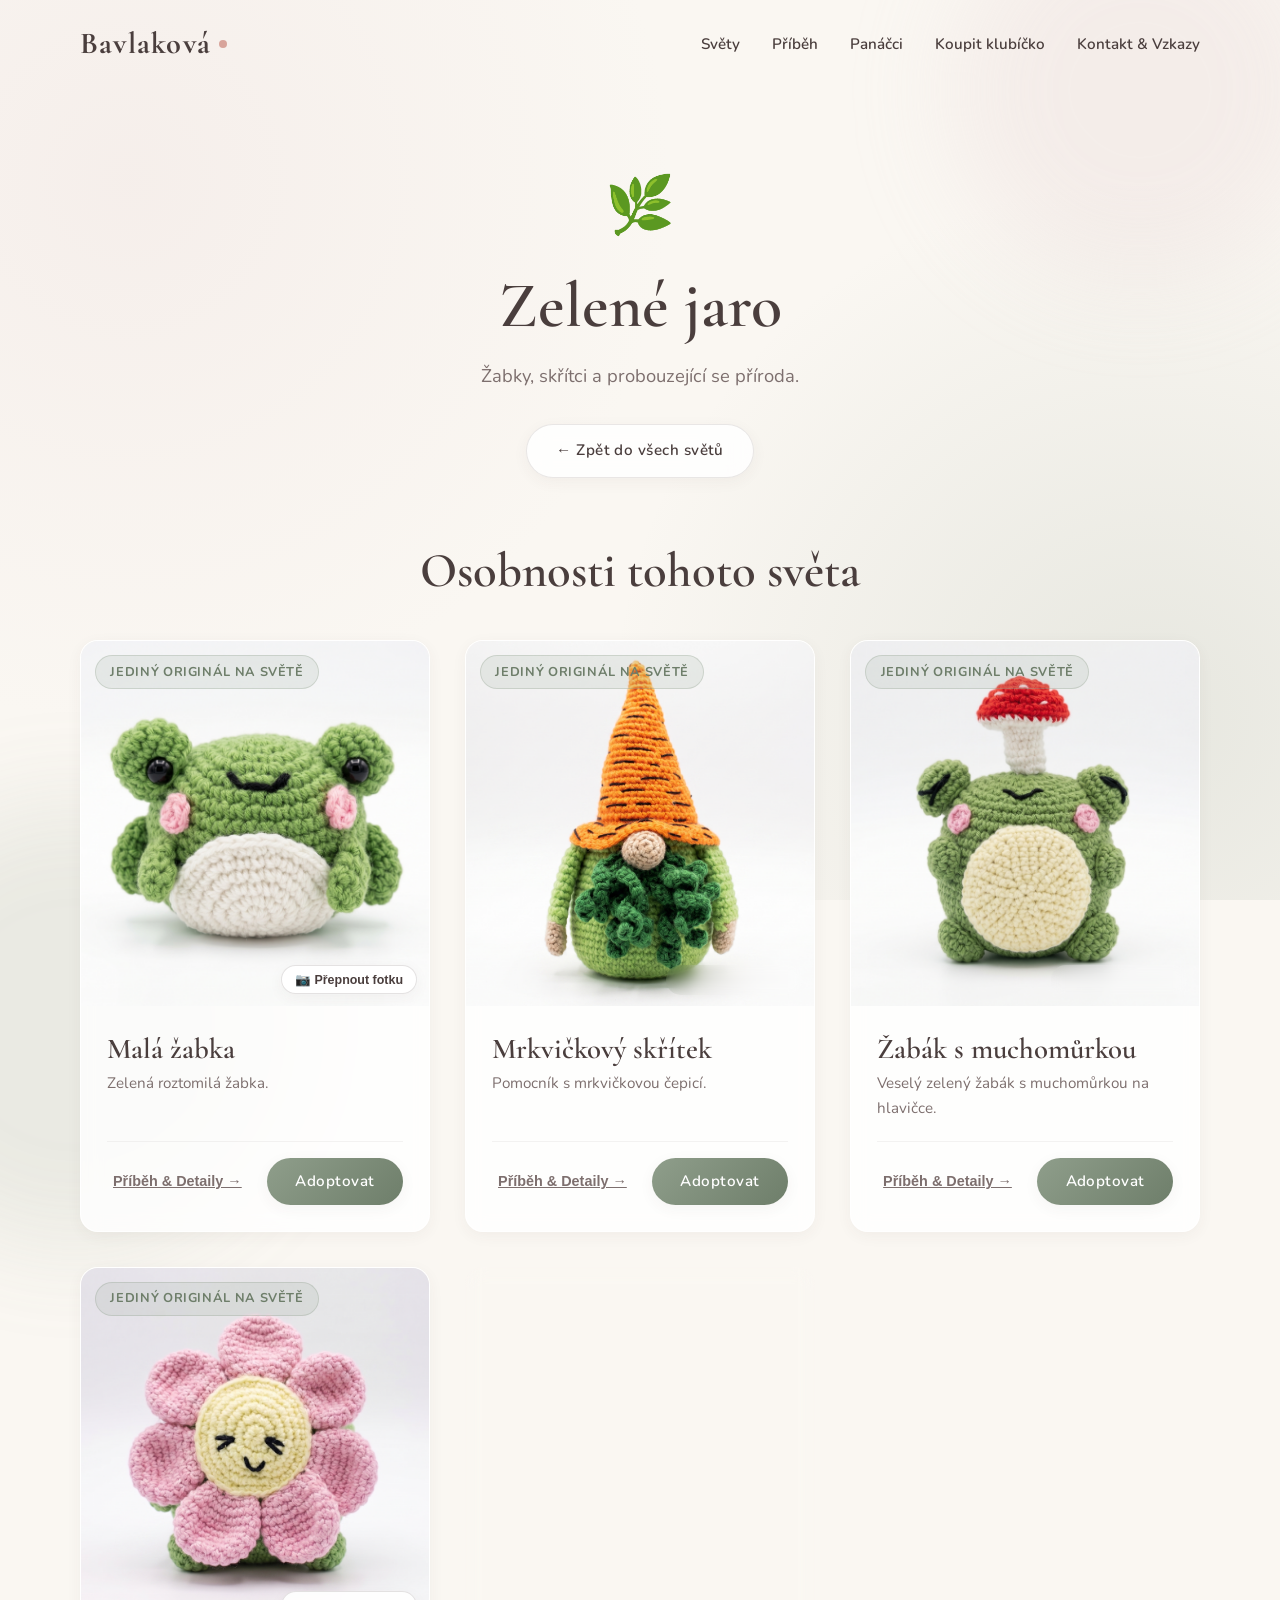
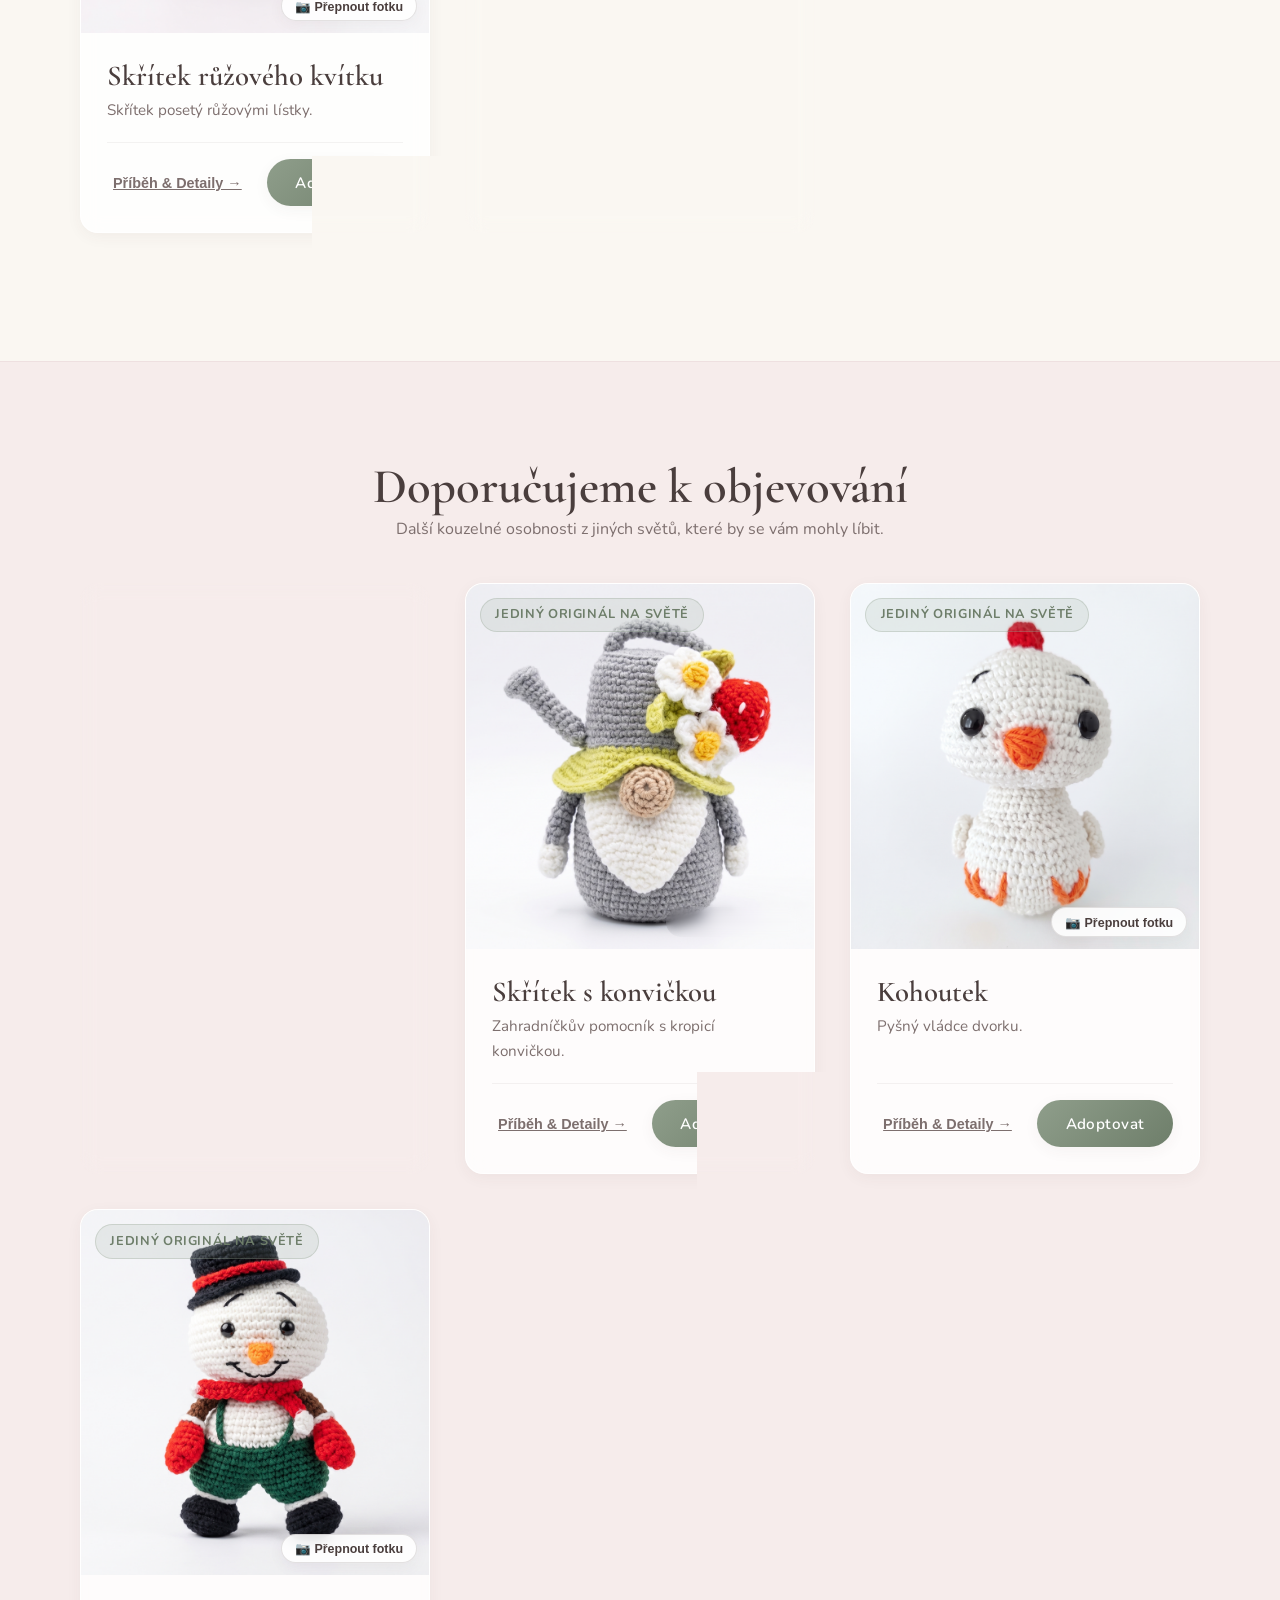
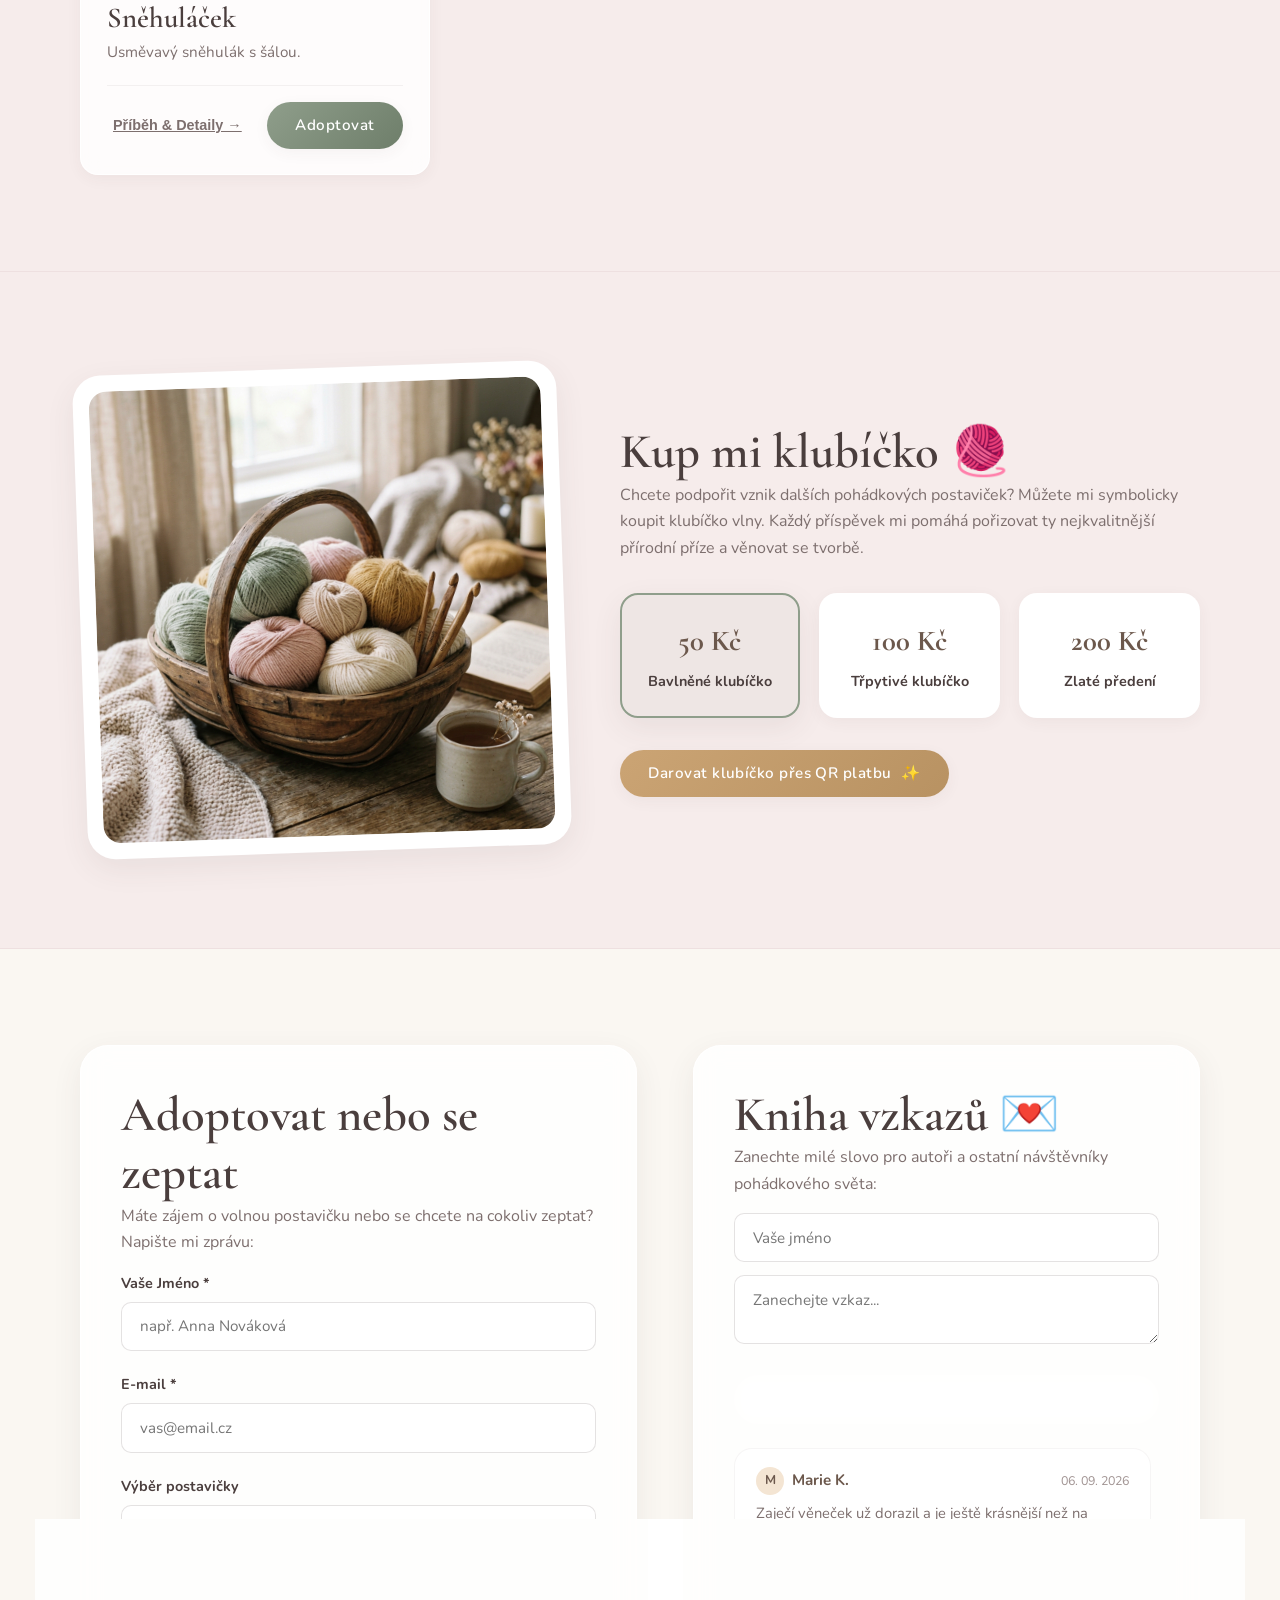
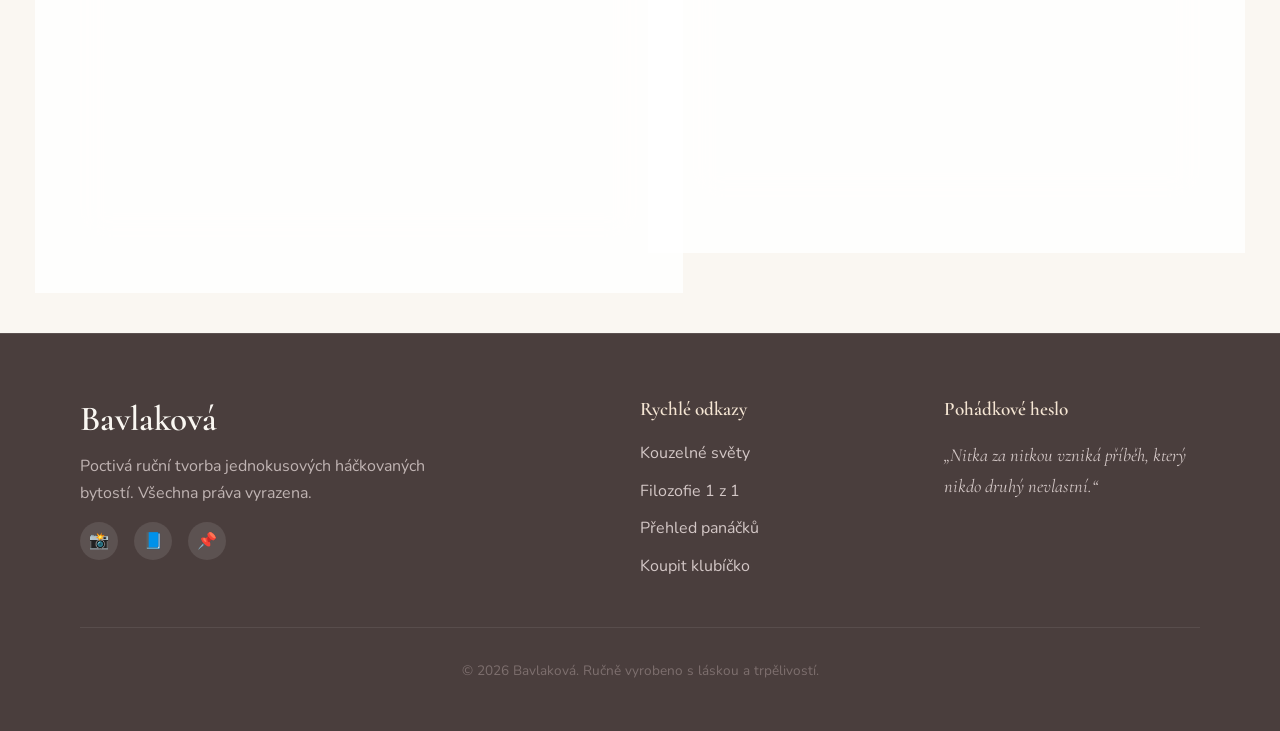
<file: zelenejaro.html>
<!DOCTYPE html>
<html lang="cs">
<head>
  <meta charset="UTF-8">
  <meta name="viewport" content="width=device-width, initial-scale=1.0">
  <title>Zelené jaro – Bavlaková</title>
  <link rel="icon" href="data:image/svg+xml,<svg xmlns=%22http://www.w3.org/2000/svg%22 viewBox=%220 0 100 100%22><text y=%22.9em%22 font-size=%2290%22>🌿</text></svg>">
  <link rel="stylesheet" href="styles.css">
</head>
<body data-page="zelenejaro">

  <div class="ambient-bubble bubble-1"></div>
  <div class="ambient-bubble bubble-2"></div>

  <header class="site-header" id="site-header">
    <div class="container header-container">
      <a href="index.html" class="logo" id="header-logo">
        Bavlaková<span class="logo-dot"></span>
      </a>
      <nav>
        <ul class="nav-menu" id="nav-menu">
          <li><a href="index.html#svety" class="nav-link">Světy</a></li>
          <li><a href="index.html#filozofie" class="nav-link">Příběh</a></li>
          <li><a href="#panacci" class="nav-link">Panáčci</a></li>
          <li><a href="#klubicko" class="nav-link">Koupit klubíčko</a></li>
          <li><a href="#kontakt" class="nav-link">Kontakt & Vzkazy</a></li>
        </ul>
      </nav>
      <button class="mobile-toggle" id="mobile-toggle" aria-label="Otevřít menu">☰</button>
    </div>
  </header>

  <main>
    <section class="worlds-section section-spacing" style="padding-bottom: 2rem; padding-top: 10rem;">
      <div class="container text-center">
        <span class="world-icon" style="font-size: 3.5rem; display:block; margin-bottom:1rem;">🌿</span>
        <h1 style="font-family: var(--font-heading); margin-bottom: 1rem;">Zelené jaro</h1>
        <p style="font-size: 1.15rem; color: var(--text-muted); max-width: 600px; margin: 0 auto;">Žabky, skřítci a probouzející se příroda.</p>
        <a href="index.html#svety" class="btn btn-secondary" style="margin-top: 2rem;">← Zpět do všech světů</a>
      </div>
    </section>

    <section class="products-section section-spacing" id="panacci" style="padding-top: 2rem;">
      <div class="container">
        <div class="products-header text-center">
          <h2 id="products-heading">Osobnosti tohoto světa</h2>
        </div>
        <div class="products-grid" id="products-grid"></div>
      </div>
    </section>

    <section class="products-section section-spacing" style="background: var(--bg-soft-rose); margin-top: 2rem; border-top: 1px solid rgba(232, 213, 213, 0.5);">
      <div class="container">
        <div class="products-header text-center">
          <h2 class="font-heading">Doporučujeme k objevování</h2>
          <p>Další kouzelné osobnosti z jiných světů, které by se vám mohly líbit.</p>
        </div>
        <div class="products-grid" id="recommended-grid"></div>
      </div>
    </section>

<!-- 6. SEKCE: "KUP MI KLUBÍČKO" (Mikropodpora tvorby) -->
    <section class="donation-section section-spacing" id="klubicko">
      <div class="container">
        <div class="donation-grid">
          <div class="donation-image-card">
            <img 
              src="images/story/klubicka.png" 
              alt="Klubíčka pro podpoření tvorby" 
              class="donation-img"
              id="donation-img"
              onerror="this.onerror=null; this.src='images/klubicka.png'"
            >
          </div>

          <div class="donation-content">
            <h2>Kup mi klubíčko 🧶</h2>
            <p>
              Chcete podpořit vznik dalších pohádkových postaviček? Můžete mi symbolicky koupit klubíčko vlny. Každý příspěvek mi pomáhá pořizovat ty nejkvalitnější přírodní příze a věnovat se tvorbě.
            </p>

            <div class="donation-options">
              <div class="donation-tile selected" data-amount="50" id="tile-50">
                <div class="donation-price">50 Kč</div>
                <div class="donation-title">Bavlněné klubíčko</div>
              </div>

              <div class="donation-tile" data-amount="100" id="tile-100">
                <div class="donation-price">100 Kč</div>
                <div class="donation-title">Třpytivé klubíčko</div>
              </div>

              <div class="donation-tile" data-amount="200" id="tile-200">
                <div class="donation-price">200 Kč</div>
                <div class="donation-title">Zlaté předení</div>
              </div>
            </div>

            <button class="btn btn-gold" id="btn-donate">
              <span>Darovat klubíčko přes QR platbu</span>
              <span>✨</span>
            </button>
          </div>
        </div>
      </div>
    </section>

    <!-- 7. KONTAKT A KNIHA VZKAZŮ -->
    <section class="contact-section section-spacing" id="kontakt">
      <div class="container">
        <div class="contact-grid">

          <!-- ADOPTION / CONTACT FORM -->
          <div class="glass-form-card">
            <h2>Adoptovat nebo se zeptat</h2>
            <p>Máte zájem o volnou postavičku nebo se chcete na cokoliv zeptat? Napište mi zprávu:</p>

            <form id="contact-form">
              <div class="form-group">
                <label for="contact-name" class="form-label">Vaše Jméno *</label>
                <input type="text" id="contact-name" class="form-input" placeholder="např. Anna Nováková" required>
              </div>

              <div class="form-group">
                <label for="contact-email" class="form-label">E-mail *</label>
                <input type="email" id="contact-email" class="form-input" placeholder="vas@email.cz" required>
              </div>

              <div class="form-group">
                <label for="contact-character" class="form-label">Výběr postavičky</label>
                <select id="contact-character" class="form-select">
                  <option value="obecny">-- Obecný dotaz / Jiné přání --</option>
                  <option value="Vánoční věneček">Vánoční věneček (Volný originál)</option>
                  <option value="Pudinková holčička">Pudinková holčička (Volný originál)</option>
                  <option value="Malý sobík">Malý sobík (Volný originál)</option>
                  <option value="Sněhuláček">Sněhuláček (Volný originál)</option>
                  <option value="Zaječí věneček">Zaječí věneček (Volný originál)</option>
                  <option value="Bílý zajíček">Bílý zajíček (Volný originál)</option>
                  <option value="Jahůdkový skřítek">Jahůdkový skřítek (Volný originál)</option>
                  <option value="Skřítek s konvičkou">Skřítek s konvičkou (Volný originál)</option>
                  <option value="Malé prasátko">Malé prasátko (Volný originál)</option>
                  <option value="Prasátko baletka">Prasátko baletka (Volný originál)</option>
                  <option value="Princezna Mulan">Princezna Mulan (Volný originál)</option>
                  <option value="Lesní duch">Lesní duch (Volný originál)</option>
                  <option value="Konvalinková víla">Konvalinková víla (Volný originál)</option>
                  <option value="Růžový ptáček">Růžový ptáček (Volný originál)</option>
                  <option value="Včelí královnička">Včelí královnička (Volný originál)</option>
                  <option value="Kopretinový skřítek">Kopretinový skřítek (Volný originál)</option>
                  <option value="Maličký kopretinový skřítek">Maličký kopretinový skřítek (Volný originál)</option>
                  <option value="Malá žabka">Malá žabka (Volný originál)</option>
                  <option value="Mrkvičkový skřítek">Mrkvičkový skřítek (Volný originál)</option>
                  <option value="Žabák s muchomůrkou">Žabák s muchomůrkou (Volný originál)</option>
                  <option value="Žabák u velké muchomůrky">Žabák u velké muchomůrky (Volný originál)</option>
                  <option value="Skřítek růžového kvítku">Skřítek růžového kvítku (Volný originál)</option>
                  <option value="Růžová muchomůrka">Růžová muchomůrka (Volný originál)</option>
                </select>
              </div>

              <div class="form-group">
                <label for="contact-message" class="form-label">Vaše zpráva *</label>
                <textarea id="contact-message" class="form-textarea" rows="4" placeholder="Napište mi pár slov..." required></textarea>
              </div>

              <button type="submit" class="btn btn-primary" id="btn-submit-contact" style="width: 100%;">
                Odeslat zprávu
              </button>
            </form>
          </div>

          <!-- GUESTBOOK (KNIHA VZKAZŮ) -->
          <div class="guestbook-card">
            <h2>Kniha vzkazů 💌</h2>
            <p>Zanechte milé slovo pro autoři a ostatní návštěvníky pohádkového světa:</p>

            <form id="guestbook-form" style="margin-bottom: 1.5rem;">
              <div class="form-group">
                <input type="text" id="gb-author" class="form-input" placeholder="Vaše jméno" required style="margin-bottom: 0.8rem;">
                <textarea id="gb-text" class="form-textarea" rows="2" placeholder="Zanechejte vzkaz..." required></textarea>
              </div>
              <button type="submit" class="btn btn-secondary" id="btn-submit-gb" style="width: 100%;">
                Přidat do knihy vzkazů
              </button>
            </form>

            <div class="comments-list" id="comments-list">
              <!-- Rendered comments -->
            </div>
          </div>

        </div>
      </div>
    </section>
  </main>

  <!-- 8. FOOTER -->
  <footer class="site-footer">
    <div class="container">
      <div class="footer-grid">
        <div class="footer-brand">
          <h3>Bavlaková</h3>
          <p>
            Poctivá ruční tvorba jednokusových háčkovaných bytostí. Všechna práva vyrazena.
          </p>
          <div class="social-links">
            <a href="#" class="social-icon" aria-label="Instagram">📸</a>
            <a href="#" class="social-icon" aria-label="Facebook">📘</a>
            <a href="#" class="social-icon" aria-label="Pinterest">📌</a>
          </div>
        </div>

        <div class="footer-links">
          <h4>Rychlé odkazy</h4>
          <ul class="footer-nav">
            <li><a href="index.html#svety">Kouzelné světy</a></li>
            <li><a href="index.html#filozofie">Filozofie 1 z 1</a></li>
            <li><a href="index.html#panacci">Přehled panáčků</a></li>
            <li><a href="#klubicko">Koupit klubíčko</a></li>
          </ul>
        </div>

        <div class="footer-links">
          <h4>Pohádkové heslo</h4>
          <p style="font-family: var(--font-heading); font-style: italic; font-size: 1.15rem; color: #D3C7C6;">
            „Nitka za nitkou vzniká příběh, který nikdo druhý nevlastní.“
          </p>
        </div>
      </div>

      <div class="footer-bottom">
        <p>© <span id="current-year">2026</span> Bavlaková. Ručně vyrobeno s láskou a trpělivostí.</p>
      </div>
    </div>
  </footer>

  <!-- MODAL: DETAILED STORY VIEW -->
  <div class="modal-overlay" id="story-modal" aria-hidden="true">
    <div class="modal-content">
      <button class="modal-close" id="modal-close-story">✕</button>
      <div id="modal-story-body">
        <!-- Injected story details -->
      </div>
    </div>
  </div>

  <!-- MODAL: QR PAYMENT DONATION -->
  <div class="modal-overlay" id="qr-modal" aria-hidden="true">
    <div class="modal-content text-center">
      <button class="modal-close" id="modal-close-qr">✕</button>
      <h3 class="font-heading">Děkuji za podporu! 🧶</h3>
      <p id="qr-modal-desc">Podpora tvorby částkou <strong id="qr-amount-text">50 Kč</strong></p>
      
      <div class="qr-container">
        <div class="qr-placeholder">
          <!-- Simple simulated QR SVG -->
          <svg width="150" height="150" viewBox="0 0 100 100" fill="#4A3E3D">
            <rect width="100" height="100" fill="#FFFFFF"/>
            <path d="M10 10h30v30h-30zM15 15v20h20v-20zM22 22h6v6h-6zM60 10h30v30h-30zM65 15v20h20v-20zM72 22h6v6h-6zM10 60h30v30h-30zM15 65v20h20v-20zM22 72h6v6h-6zM50 50h10v10h-10zM70 50h20v10h-20zM50 70h15v20h-15zM75 75h15v15h-15z"/>
          </svg>
        </div>
        <p style="font-size: 0.85rem; color: var(--text-muted);">Naskenujte ve své bankovní aplikaci</p>
      </div>

      <button class="btn btn-primary" id="btn-qr-confirm">
        Mám zaplaceno, děkuji! ❤️
      </button>
    </div>
  </div>

  <!-- Main JavaScript File -->
  <script src="app.js"></script>
</body>
</html>
</file>
<file: styles.css>
/* ==========================================================================
   BAVLAKOVÁ - DREAMY DESIGN SYSTEM & STYLESHEET
   Aesthetic pastel styling, storytelling typography & micro-interactions
   ========================================================================== */

@import url('https://fonts.googleapis.com/css2?family=Cormorant+Garamond:ital,wght@0,400;0,500;0,600;0,700;1,400;1,600&family=Nunito:wght@300;400;600;700&display=swap');

:root {
  --bg-cream: #FAF7F2;
  --bg-soft-rose: #F6ECEB;
  --bg-soft-sage: #EEF2EE;
  --bg-white-translucent: rgba(255, 255, 255, 0.82);
  --bg-card-glass: rgba(255, 255, 255, 0.7);
  
  --text-main: #4A3E3D;
  --text-muted: #7D6F6E;
  --text-light: #A09392;
  
  --accent-sage: #8F9E8B;
  --accent-sage-dark: #6E7E6A;
  --accent-rose: #D8A49B;
  --accent-powder: #E8D5D5;
  --accent-gold: #CBA474;
  --accent-gold-light: #F4E5D3;
  --accent-wood: #6C584C;

  --font-heading: 'Cormorant Garamond', Georgia, serif;
  --font-body: 'Nunito', -apple-system, BlinkMacSystemFont, sans-serif;

  --shadow-sm: 0 4px 15px rgba(74, 62, 61, 0.05);
  --shadow-md: 0 10px 30px rgba(74, 62, 61, 0.08);
  --shadow-lg: 0 18px 45px rgba(74, 62, 61, 0.12);
  --shadow-glow: 0 0 30px rgba(216, 164, 155, 0.25);

  --radius-sm: 10px;
  --radius-md: 18px;
  --radius-lg: 28px;
  --radius-full: 9999px;

  --transition-smooth: all 0.35s cubic-bezier(0.25, 1, 0.5, 1);
  --transition-bounce: all 0.5s cubic-bezier(0.34, 1.56, 0.64, 1);
}

/* Base resets & typography */
*, *::before, *::after {
  box-sizing: border-box;
  margin: 0;
  padding: 0;
}

html {
  scroll-behavior: smooth;
  font-size: 16px;
}

body {
  background-color: var(--bg-cream);
  color: var(--text-main);
  font-family: var(--font-body);
  line-height: 1.65;
  overflow-x: hidden;
  position: relative;
  background-image: 
    radial-gradient(circle at 10% 20%, rgba(232, 213, 213, 0.25) 0%, transparent 40%),
    radial-gradient(circle at 90% 80%, rgba(143, 158, 139, 0.18) 0%, transparent 40%);
  background-attachment: fixed;
}

/* Background floating ambient bubbles */
.ambient-bubble {
  position: absolute;
  border-radius: 50%;
  filter: blur(50px);
  z-index: -1;
  pointer-events: none;
  opacity: 0.6;
  animation: floatGently 12s infinite ease-in-out alternate;
}

.bubble-1 {
  width: 380px;
  height: 380px;
  background: rgba(232, 213, 213, 0.5);
  top: -100px;
  right: -50px;
}

.bubble-2 {
  width: 450px;
  height: 450px;
  background: rgba(143, 158, 139, 0.25);
  top: 800px;
  left: -150px;
  animation-delay: -4s;
}

.bubble-3 {
  width: 320px;
  height: 320px;
  background: rgba(244, 229, 211, 0.6);
  top: 1800px;
  right: -80px;
  animation-delay: -7s;
}

/* Typography styles */
h1, h2, h3, h4, .font-heading {
  font-family: var(--font-heading);
  font-weight: 600;
  line-height: 1.2;
  color: var(--text-main);
}

h1 { font-size: clamp(2.6rem, 5vw, 4.2rem); }
h2 { font-size: clamp(2.1rem, 3.8vw, 3.2rem); }
h3 { font-size: clamp(1.5rem, 2.5vw, 2.1rem); }
h4 { font-size: 1.35rem; }

p {
  color: var(--text-muted);
  margin-bottom: 1rem;
}

a {
  color: inherit;
  text-decoration: none;
  transition: var(--transition-smooth);
}

.container {
  width: 90%;
  max-width: 1200px;
  margin: 0 auto;
  padding: 0 1rem;
}

.section-spacing {
  padding: 6rem 0;
}

.text-center { text-align: center; }

/* Buttons & Badges */
.btn {
  display: inline-flex;
  align-items: center;
  justify-content: center;
  gap: 0.6rem;
  padding: 0.85rem 1.8rem;
  border-radius: var(--radius-full);
  font-family: var(--font-body);
  font-weight: 600;
  font-size: 0.95rem;
  letter-spacing: 0.03em;
  cursor: pointer;
  border: none;
  transition: var(--transition-smooth);
  box-shadow: var(--shadow-sm);
  position: relative;
  overflow: hidden;
}

.btn-primary {
  background: linear-gradient(135deg, var(--accent-sage) 0%, var(--accent-sage-dark) 100%);
  color: #FFFFFF;
}

.btn-primary:hover {
  transform: translateY(-3px);
  box-shadow: var(--shadow-md), 0 6px 20px rgba(143, 158, 139, 0.4);
  background: linear-gradient(135deg, #99A995 0%, #63735F 100%);
}

.btn-secondary {
  background: var(--bg-white-translucent);
  color: var(--text-main);
  border: 1px solid rgba(74, 62, 61, 0.12);
  backdrop-filter: blur(10px);
}

.btn-secondary:hover {
  background: #FFFFFF;
  border-color: var(--accent-sage);
  transform: translateY(-2px);
  box-shadow: var(--shadow-sm);
}

.btn-gold {
  background: linear-gradient(135deg, var(--accent-gold) 0%, #B89262 100%);
  color: #FFFFFF;
}

.btn-gold:hover {
  transform: translateY(-3px);
  box-shadow: var(--shadow-md), 0 6px 20px rgba(203, 164, 116, 0.4);
}

.btn-disabled {
  background: #E0DAD5;
  color: #9C928F;
  cursor: not-allowed;
  box-shadow: none;
}

.badge {
  display: inline-flex;
  align-items: center;
  gap: 0.4rem;
  padding: 0.35rem 0.9rem;
  border-radius: var(--radius-full);
  font-size: 0.8rem;
  font-weight: 700;
  letter-spacing: 0.05em;
  text-transform: uppercase;
}

.badge-original {
  background: rgba(143, 158, 139, 0.15);
  color: var(--accent-sage-dark);
  border: 1px solid rgba(143, 158, 139, 0.3);
}

.badge-adopted {
  background: rgba(125, 111, 110, 0.1);
  color: var(--text-muted);
  border: 1px solid rgba(125, 111, 110, 0.2);
}

/* Navbar / Header */
.site-header {
  position: fixed;
  top: 0;
  left: 0;
  width: 100%;
  z-index: 1000;
  transition: var(--transition-smooth);
  padding: 1.2rem 0;
}

.site-header.scrolled {
  background: var(--bg-white-translucent);
  backdrop-filter: blur(16px);
  -webkit-backdrop-filter: blur(16px);
  box-shadow: var(--shadow-sm);
  padding: 0.8rem 0;
  border-bottom: 1px solid rgba(74, 62, 61, 0.05);
}

.header-container {
  display: flex;
  align-items: center;
  justify-content: space-between;
}

.logo {
  font-family: var(--font-heading);
  font-size: 1.9rem;
  font-weight: 700;
  letter-spacing: 0.04em;
  color: var(--text-main);
  display: flex;
  align-items: center;
  gap: 0.5rem;
}

.logo span.logo-dot {
  width: 8px;
  height: 8px;
  background-color: var(--accent-rose);
  border-radius: 50%;
  display: inline-block;
}

.nav-menu {
  display: flex;
  align-items: center;
  gap: 2rem;
  list-style: none;
}

.nav-link {
  font-size: 0.95rem;
  font-weight: 600;
  color: var(--text-main);
  position: relative;
  padding: 0.3rem 0;
}

.nav-link::after {
  content: '';
  position: absolute;
  bottom: 0;
  left: 50%;
  width: 0;
  height: 2px;
  background: var(--accent-sage);
  transition: var(--transition-smooth);
  transform: translateX(-50%);
  border-radius: 2px;
}

.nav-link:hover::after, .nav-link.active::after {
  width: 100%;
}

.mobile-toggle {
  display: none;
  background: none;
  border: none;
  font-size: 1.6rem;
  color: var(--text-main);
  cursor: pointer;
}

/* HERO SECTION */
.hero-section {
  padding-top: 9rem;
  padding-bottom: 5rem;
  position: relative;
  min-height: 90vh;
  display: flex;
  align-items: center;
}

.hero-grid {
  display: grid;
  grid-template-columns: 1fr 1.1fr;
  gap: 3.5rem;
  align-items: center;
}

.hero-subtag {
  font-size: 0.9rem;
  font-weight: 700;
  letter-spacing: 0.15em;
  text-transform: uppercase;
  color: var(--accent-sage-dark);
  margin-bottom: 1rem;
  display: flex;
  align-items: center;
  gap: 0.5rem;
}

.hero-subtag::before {
  content: '✦';
  color: var(--accent-gold);
}

.hero-title {
  margin-bottom: 1.2rem;
}

.hero-subtitle {
  font-family: var(--font-heading);
  font-size: 1.6rem;
  font-style: italic;
  color: var(--text-muted);
  margin-bottom: 2rem;
  line-height: 1.4;
}

.hero-buttons {
  display: flex;
  gap: 1rem;
  flex-wrap: wrap;
}

.hero-image-wrapper {
  position: relative;
  display: flex;
  justify-content: center;
  align-items: center;
}

.hero-glow-backdrop {
  position: absolute;
  width: 90%;
  height: 90%;
  background: radial-gradient(circle, rgba(232, 213, 213, 0.7) 0%, rgba(244, 229, 211, 0.4) 60%, transparent 80%);
  border-radius: 50%;
  filter: blur(25px);
  z-index: 1;
}

.hero-img {
  width: 100%;
  max-width: 480px;
  height: auto;
  border-radius: var(--radius-lg);
  position: relative;
  z-index: 2;
  box-shadow: var(--shadow-lg);
  transition: var(--transition-smooth);
  animation: floatGently 6s ease-in-out infinite alternate;
}

.hero-sparkle {
  position: absolute;
  z-index: 3;
  color: var(--accent-gold);
  font-size: 1.5rem;
  animation: pulseSparkle 3s ease-in-out infinite alternate;
}

.sparkle-1 { top: 10%; left: 5%; }
.sparkle-2 { bottom: 15%; right: 5%; animation-delay: 1.5s; }

/* PHILOSOPHY SECTION (1 z 1) */
.philosophy-section {
  background: linear-gradient(180deg, rgba(246, 236, 235, 0.6) 0%, rgba(238, 242, 238, 0.6) 100%);
  border-top: 1px solid rgba(232, 213, 213, 0.4);
  border-bottom: 1px solid rgba(143, 158, 139, 0.2);
  position: relative;
}

.philosophy-card {
  background: var(--bg-white-translucent);
  backdrop-filter: blur(12px);
  border-radius: var(--radius-lg);
  padding: 3.5rem 2.5rem;
  box-shadow: var(--shadow-md);
  border: 1px solid rgba(255, 255, 255, 0.9);
  max-width: 900px;
  margin: 0 auto;
  text-align: center;
}

.counter-badge {
  display: inline-flex;
  flex-direction: column;
  align-items: center;
  background: var(--accent-gold-light);
  border: 2px solid var(--accent-gold);
  border-radius: var(--radius-md);
  padding: 1rem 2rem;
  margin-bottom: 2rem;
}

.counter-num {
  font-family: var(--font-heading);
  font-size: 2.4rem;
  font-weight: 700;
  color: var(--accent-wood);
  line-height: 1;
}

.counter-label {
  font-size: 0.82rem;
  font-weight: 700;
  text-transform: uppercase;
  letter-spacing: 0.1em;
  color: var(--text-muted);
  margin-top: 0.3rem;
}

.bilingual-story {
  display: grid;
  grid-template-columns: 1fr 1fr;
  gap: 2.5rem;
  margin-top: 2rem;
  text-align: left;
}

.story-block h4 {
  color: var(--accent-sage-dark);
  margin-bottom: 0.8rem;
  display: flex;
  align-items: center;
  gap: 0.5rem;
}

.story-block.en {
  border-left: 2px dashed rgba(143, 158, 139, 0.3);
  padding-left: 2rem;
}

.story-block.en h4 {
  color: var(--accent-rose);
}

/* WORLDS NAVIGATOR */
.worlds-header {
  margin-bottom: 3rem;
}

.worlds-grid {
  display: grid;
  grid-template-columns: repeat(auto-fit, minmax(260px, 1fr));
  gap: 1.8rem;
  margin-bottom: 2.5rem;
}

.world-card {
  background: var(--bg-white-translucent);
  border-radius: var(--radius-md);
  padding: 2rem 1.5rem;
  border: 1px solid rgba(255, 255, 255, 0.8);
  box-shadow: var(--shadow-sm);
  cursor: pointer;
  transition: var(--transition-bounce);
  text-align: center;
  position: relative;
  overflow: hidden;
}

.world-card::before {
  content: '';
  position: absolute;
  top: 0;
  left: 0;
  width: 100%;
  height: 5px;
  background: var(--accent-sage);
  transition: var(--transition-smooth);
}

.world-card[data-world="spring"]::before { background: var(--accent-sage); }
.world-card[data-world="autumn"]::before { background: var(--accent-gold); }
.world-card[data-world="winter"]::before { background: var(--accent-rose); }
.world-card[data-world="meadow"]::before { background: #A3B18A; }

.world-card:hover {
  transform: translateY(-8px);
  box-shadow: var(--shadow-md);
}

.world-card.active {
  border-color: var(--accent-sage);
  box-shadow: var(--shadow-md), 0 0 20px rgba(143, 158, 139, 0.2);
}

.world-icon {
  font-size: 2.5rem;
  margin-bottom: 1rem;
  display: block;
}

.world-title {
  margin-bottom: 0.5rem;
}

.reset-filter-bar {
  display: none;
  justify-content: center;
  margin-bottom: 2rem;
}

.reset-filter-bar.show {
  display: flex;
}

/* PRODUCT GRID & CARDS */
.products-header {
  margin-bottom: 2.5rem;
}

.products-grid {
  display: grid;
  grid-template-columns: repeat(auto-fill, minmax(320px, 1fr));
  gap: 2.2rem;
}

.product-card {
  background: var(--bg-white-translucent);
  backdrop-filter: blur(10px);
  border-radius: var(--radius-md);
  border: 1px solid rgba(255, 255, 255, 0.9);
  overflow: hidden;
  box-shadow: var(--shadow-sm);
  transition: var(--transition-smooth);
  display: flex;
  flex-direction: column;
  position: relative;
}

.product-card:hover {
  transform: translateY(-6px);
  box-shadow: var(--shadow-md);
}

.product-card.adopted {
  opacity: 0.88;
  filter: grayscale(15%);
}

.product-image-container {
  position: relative;
  width: 100%;
  aspect-ratio: 4 / 4.2;
  overflow: hidden;
  background-color: #F8F5F0;
  cursor: pointer;
}

/* Hover crossfade effect for desktop */
.product-img {
  width: 100%;
  height: 100%;
  object-fit: cover;
  position: absolute;
  top: 0;
  left: 0;
  transition: opacity 0.5s cubic-bezier(0.25, 1, 0.5, 1), transform 0.6s ease;
}

.product-img.img-plain {
  z-index: 1;
  opacity: 1;
}

.product-img.img-lifestyle {
  z-index: 2;
  opacity: 0;
}

@media (hover: hover) and (pointer: fine) {
  .product-card:hover .product-img.img-lifestyle {
    opacity: 1;
  }
  .product-card:hover .product-img {
    transform: scale(1.04);
  }
}

/* Mobile image toggle fallback button */
.mobile-image-toggle {
  position: absolute;
  bottom: 12px;
  right: 12px;
  z-index: 5;
  background: rgba(255, 255, 255, 0.88);
  backdrop-filter: blur(6px);
  border: 1px solid rgba(74, 62, 61, 0.15);
  border-radius: var(--radius-full);
  padding: 0.4rem 0.8rem;
  font-size: 0.78rem;
  font-weight: 700;
  color: var(--text-main);
  cursor: pointer;
  box-shadow: var(--shadow-sm);
  display: flex;
  align-items: center;
  gap: 0.4rem;
}

.product-card.show-lifestyle .product-img.img-lifestyle {
  opacity: 1 !important;
}

.product-badge-overlay {
  position: absolute;
  top: 14px;
  left: 14px;
  z-index: 5;
}

.product-body {
  padding: 1.6rem;
  display: flex;
  flex-direction: column;
  flex-grow: 1;
}

.product-name {
  font-size: 1.8rem;
  margin-bottom: 0.3rem;
}

.product-desc {
  font-size: 0.95rem;
  color: var(--text-muted);
  margin-bottom: 1.2rem;
  flex-grow: 1;
}

.product-footer {
  display: flex;
  align-items: center;
  justify-content: space-between;
  gap: 0.8rem;
  padding-top: 1rem;
  border-top: 1px solid rgba(74, 62, 61, 0.06);
}

.btn-detail {
  background: none;
  border: none;
  color: var(--text-muted);
  font-size: 0.9rem;
  font-weight: 600;
  cursor: pointer;
  text-decoration: underline;
  padding: 0.4rem;
}

.btn-detail:hover {
  color: var(--accent-sage-dark);
}

/* "KUP MI KLUBÍČKO" MICRO-DONATION SECTION */
.donation-section {
  background: var(--bg-soft-rose);
  border-top: 1px solid rgba(232, 213, 213, 0.5);
  border-bottom: 1px solid rgba(232, 213, 213, 0.5);
}

.donation-grid {
  display: grid;
  grid-template-columns: 1fr 1.2fr;
  gap: 3.5rem;
  align-items: center;
}

.donation-image-card {
  background: #FFFFFF;
  border-radius: var(--radius-lg);
  padding: 1rem;
  box-shadow: var(--shadow-md);
  transform: rotate(-2deg);
  transition: var(--transition-smooth);
}

.donation-image-card:hover {
  transform: rotate(0deg) scale(1.02);
}

.donation-img {
  width: 100%;
  height: auto;
  border-radius: var(--radius-md);
  display: block;
}

.donation-options {
  display: grid;
  grid-template-columns: repeat(auto-fit, minmax(140px, 1fr));
  gap: 1.2rem;
  margin: 2rem 0;
}

.donation-tile {
  background: #FFFFFF;
  border: 2px solid transparent;
  border-radius: var(--radius-md);
  padding: 1.4rem 1rem;
  text-align: center;
  cursor: pointer;
  transition: var(--transition-smooth);
  box-shadow: var(--shadow-sm);
}

.donation-tile:hover {
  border-color: var(--accent-rose);
  transform: translateY(-4px);
}

.donation-tile.selected {
  border-color: var(--accent-sage);
  background: rgba(143, 158, 139, 0.08);
  box-shadow: var(--shadow-md);
}

.donation-price {
  font-family: var(--font-heading);
  font-size: 1.8rem;
  font-weight: 700;
  color: var(--accent-wood);
}

.donation-title {
  font-size: 0.9rem;
  font-weight: 700;
  margin-top: 0.3rem;
  color: var(--text-main);
}

/* CONTACT & GUESTBOOK SECTION */
.contact-section {
  position: relative;
}

.contact-grid {
  display: grid;
  grid-template-columns: 1.1fr 1fr;
  gap: 3.5rem;
  align-items: start;
}

.glass-form-card {
  background: var(--bg-white-translucent);
  backdrop-filter: blur(14px);
  border-radius: var(--radius-lg);
  padding: 2.5rem;
  border: 1px solid rgba(255, 255, 255, 0.9);
  box-shadow: var(--shadow-md);
}

.form-group {
  margin-bottom: 1.4rem;
}

.form-label {
  display: block;
  font-size: 0.9rem;
  font-weight: 700;
  color: var(--text-main);
  margin-bottom: 0.4rem;
}

.form-input, .form-select, .form-textarea {
  width: 100%;
  padding: 0.85rem 1.1rem;
  border: 1px solid rgba(74, 62, 61, 0.15);
  border-radius: var(--radius-sm);
  background: rgba(255, 255, 255, 0.9);
  font-family: var(--font-body);
  font-size: 0.95rem;
  color: var(--text-main);
  transition: var(--transition-smooth);
}

.form-input:focus, .form-select:focus, .form-textarea:focus {
  outline: none;
  border-color: var(--accent-sage);
  box-shadow: 0 0 0 3px rgba(143, 158, 139, 0.2);
  background: #FFFFFF;
}

/* Guestbook styles */
.guestbook-card {
  background: var(--bg-white-translucent);
  backdrop-filter: blur(14px);
  border-radius: var(--radius-lg);
  padding: 2.5rem;
  border: 1px solid rgba(255, 255, 255, 0.9);
  box-shadow: var(--shadow-md);
}

.comments-list {
  max-height: 380px;
  overflow-y: auto;
  padding-right: 0.5rem;
  margin-top: 1.5rem;
  display: flex;
  flex-direction: column;
  gap: 1.2rem;
}

/* Custom scrollbar */
.comments-list::-webkit-scrollbar {
  width: 6px;
}
.comments-list::-webkit-scrollbar-thumb {
  background: var(--accent-powder);
  border-radius: var(--radius-full);
}

.comment-item {
  background: rgba(255, 255, 255, 0.8);
  border-radius: var(--radius-md);
  padding: 1.1rem 1.3rem;
  border: 1px solid rgba(74, 62, 61, 0.05);
}

.comment-header {
  display: flex;
  align-items: center;
  justify-content: space-between;
  margin-bottom: 0.4rem;
}

.comment-author {
  font-weight: 700;
  color: var(--accent-wood);
  font-size: 0.95rem;
  display: flex;
  align-items: center;
  gap: 0.5rem;
}

.author-avatar {
  width: 28px;
  height: 28px;
  background: var(--accent-gold-light);
  color: var(--accent-wood);
  border-radius: 50%;
  display: flex;
  align-items: center;
  justify-content: center;
  font-size: 0.8rem;
  font-weight: 700;
}

.comment-date {
  font-size: 0.78rem;
  color: var(--text-light);
}

.comment-text {
  font-size: 0.92rem;
  color: var(--text-muted);
  margin-bottom: 0;
}

/* FOOTER */
.site-footer {
  background: var(--text-main);
  color: #FAF7F2;
  padding: 4rem 0 2rem;
  border-top: 1px solid rgba(255, 255, 255, 0.1);
}

.footer-grid {
  display: grid;
  grid-template-columns: 2fr 1fr 1fr;
  gap: 3rem;
  margin-bottom: 3rem;
}

.footer-brand h3 {
  color: #FAF7F2;
  font-size: 2.2rem;
  margin-bottom: 0.8rem;
}

.footer-brand p {
  color: #C0B4B3;
  max-width: 400px;
}

.footer-links h4 {
  color: var(--accent-gold-light);
  font-size: 1.2rem;
  margin-bottom: 1.2rem;
}

.footer-nav {
  list-style: none;
  display: flex;
  flex-direction: column;
  gap: 0.7rem;
}

.footer-nav a {
  color: #D3C7C6;
}

.footer-nav a:hover {
  color: var(--accent-gold-light);
}

.social-links {
  display: flex;
  gap: 1rem;
  margin-top: 1rem;
}

.social-icon {
  width: 38px;
  height: 38px;
  border-radius: 50%;
  background: rgba(255, 255, 255, 0.1);
  display: flex;
  align-items: center;
  justify-content: center;
  color: #FAF7F2;
  transition: var(--transition-smooth);
}

.social-icon:hover {
  background: var(--accent-sage);
  transform: translateY(-3px);
}

.footer-bottom {
  text-align: center;
  padding-top: 2rem;
  border-top: 1px solid rgba(255, 255, 255, 0.08);
  font-size: 0.85rem;
  color: #A09392;
}

/* MODALS */
.modal-overlay {
  position: fixed;
  top: 0;
  left: 0;
  width: 100%;
  height: 100%;
  background: rgba(74, 62, 61, 0.5);
  backdrop-filter: blur(8px);
  z-index: 2000;
  display: flex;
  align-items: center;
  justify-content: center;
  padding: 1.5rem;
  opacity: 0;
  pointer-events: none;
  transition: opacity 0.3s ease;
}

.modal-overlay.active {
  opacity: 1;
  pointer-events: auto;
}

.modal-content {
  background: #FFFFFF;
  border-radius: var(--radius-lg);
  max-width: 650px;
  width: 100%;
  max-height: 90vh;
  overflow-y: auto;
  padding: 2.5rem;
  position: relative;
  box-shadow: var(--shadow-lg);
  transform: translateY(20px);
  transition: transform 0.35s cubic-bezier(0.34, 1.56, 0.64, 1);
}

.modal-overlay.active .modal-content {
  transform: translateY(0);
}

.modal-close {
  position: absolute;
  top: 1.2rem;
  right: 1.2rem;
  background: var(--bg-cream);
  border: none;
  width: 36px;
  height: 36px;
  border-radius: 50%;
  font-size: 1.3rem;
  cursor: pointer;
  color: var(--text-main);
  display: flex;
  align-items: center;
  justify-content: center;
  transition: var(--transition-smooth);
}

.modal-close:hover {
  background: var(--accent-powder);
}

/* QR Code Payment display inside donation modal */
.qr-container {
  text-align: center;
  margin: 1.5rem 0;
  padding: 1.5rem;
  background: var(--bg-cream);
  border-radius: var(--radius-md);
  border: 1px dashed var(--accent-sage);
}

.qr-placeholder {
  width: 180px;
  height: 180px;
  margin: 0 auto 1rem;
  background: #FFFFFF;
  border-radius: var(--radius-sm);
  padding: 10px;
  display: flex;
  flex-direction: column;
  align-items: center;
  justify-content: center;
  box-shadow: var(--shadow-sm);
}

/* KEYFRAME ANIMATIONS */
@keyframes floatGently {
  0% { transform: translateY(0px) rotate(0deg); }
  100% { transform: translateY(-15px) rotate(2deg); }
}

@keyframes pulseSparkle {
  0% { opacity: 0.3; transform: scale(0.8); }
  100% { opacity: 1; transform: scale(1.2); }
}

/* RESPONSIVE DESIGN BREAKPOINTS */
@media (max-width: 992px) {
  .hero-grid, .donation-grid, .contact-grid {
    grid-template-columns: 1fr;
    gap: 2.5rem;
  }
  .bilingual-story {
    grid-template-columns: 1fr;
  }
  .story-block.en {
    border-left: none;
    border-top: 2px dashed rgba(143, 158, 139, 0.3);
    padding-left: 0;
    padding-top: 1.5rem;
  }
  .footer-grid {
    grid-template-columns: 1fr;
    gap: 2rem;
  }
}

@media (max-width: 768px) {
  .nav-menu {
    position: fixed;
    top: 70px;
    left: 0;
    width: 100%;
    background: var(--bg-white-translucent);
    backdrop-filter: blur(20px);
    flex-direction: column;
    padding: 2rem;
    gap: 1.5rem;
    box-shadow: var(--shadow-md);
    transform: translateY(-150%);
    transition: var(--transition-smooth);
  }
  .nav-menu.active {
    transform: translateY(0);
  }
  .mobile-toggle {
    display: block;
  }
  .products-grid {
    grid-template-columns: 1fr;
  }
}
</file>
